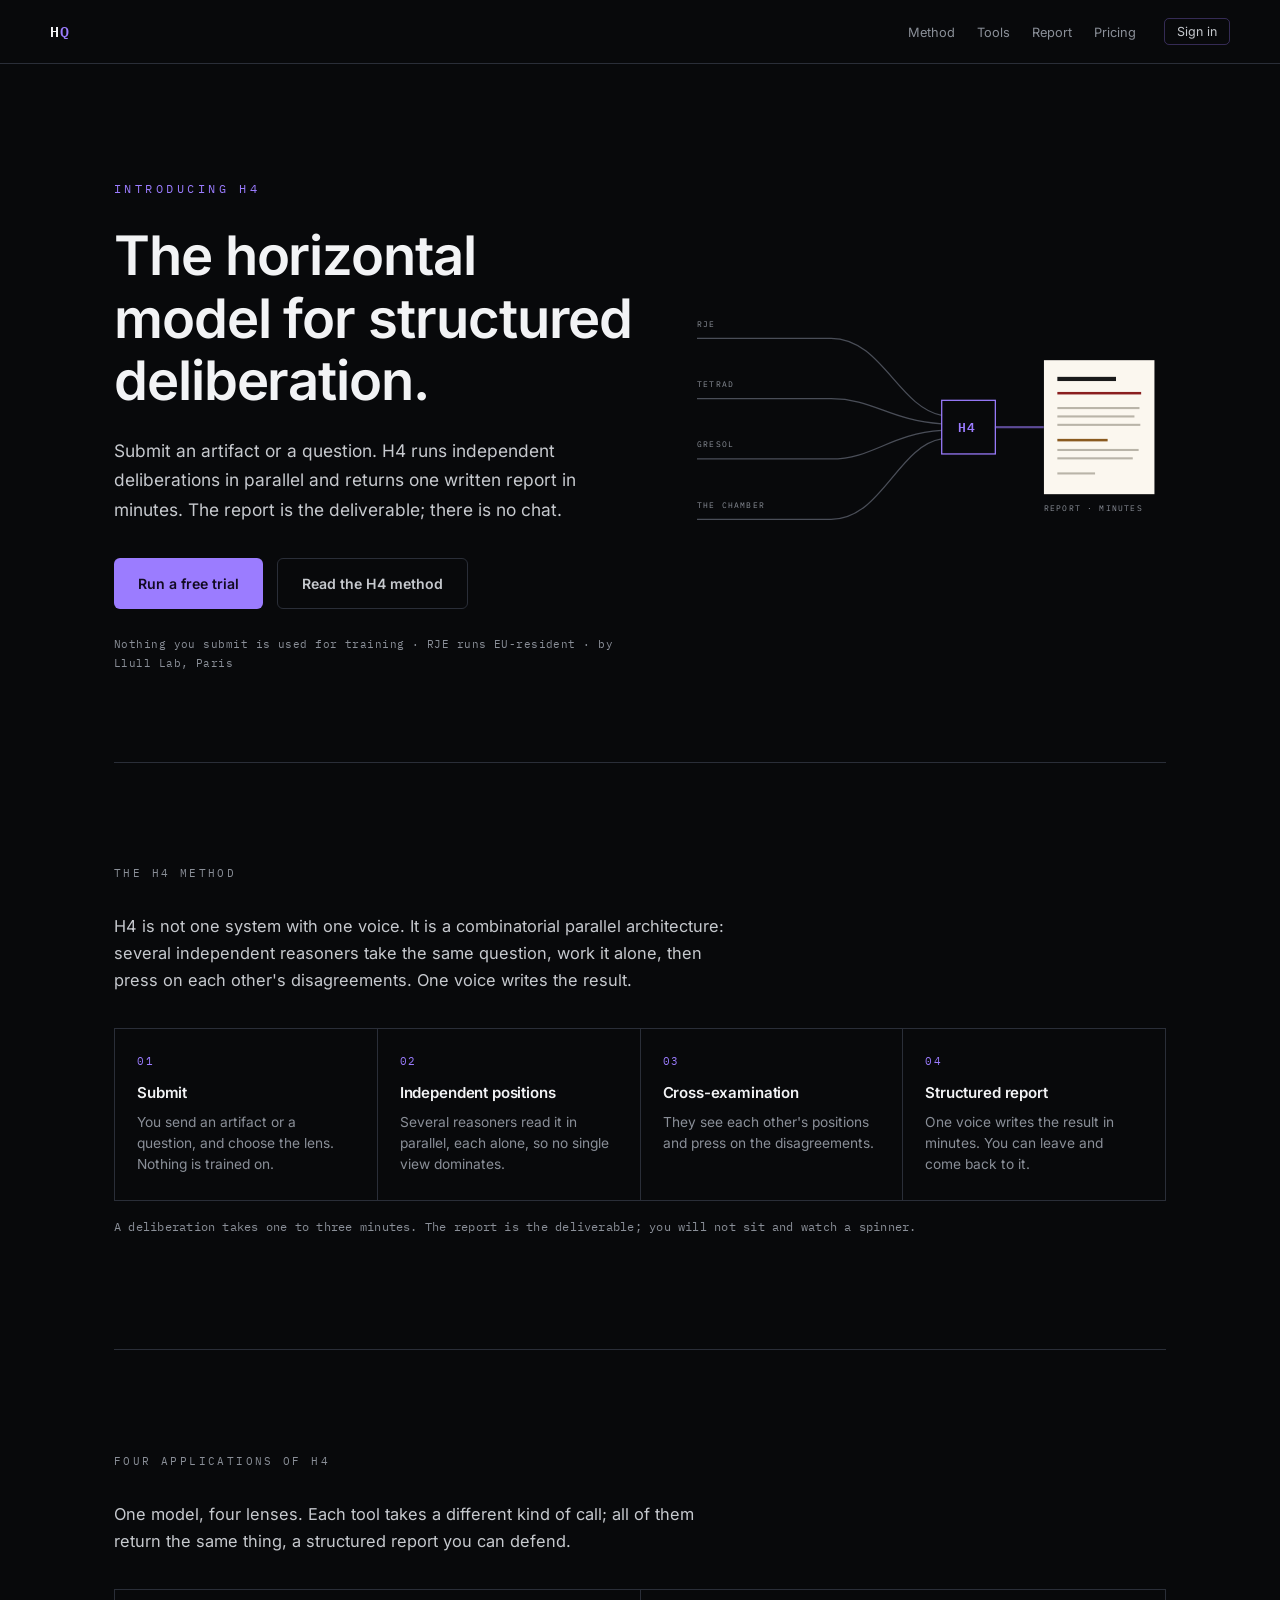
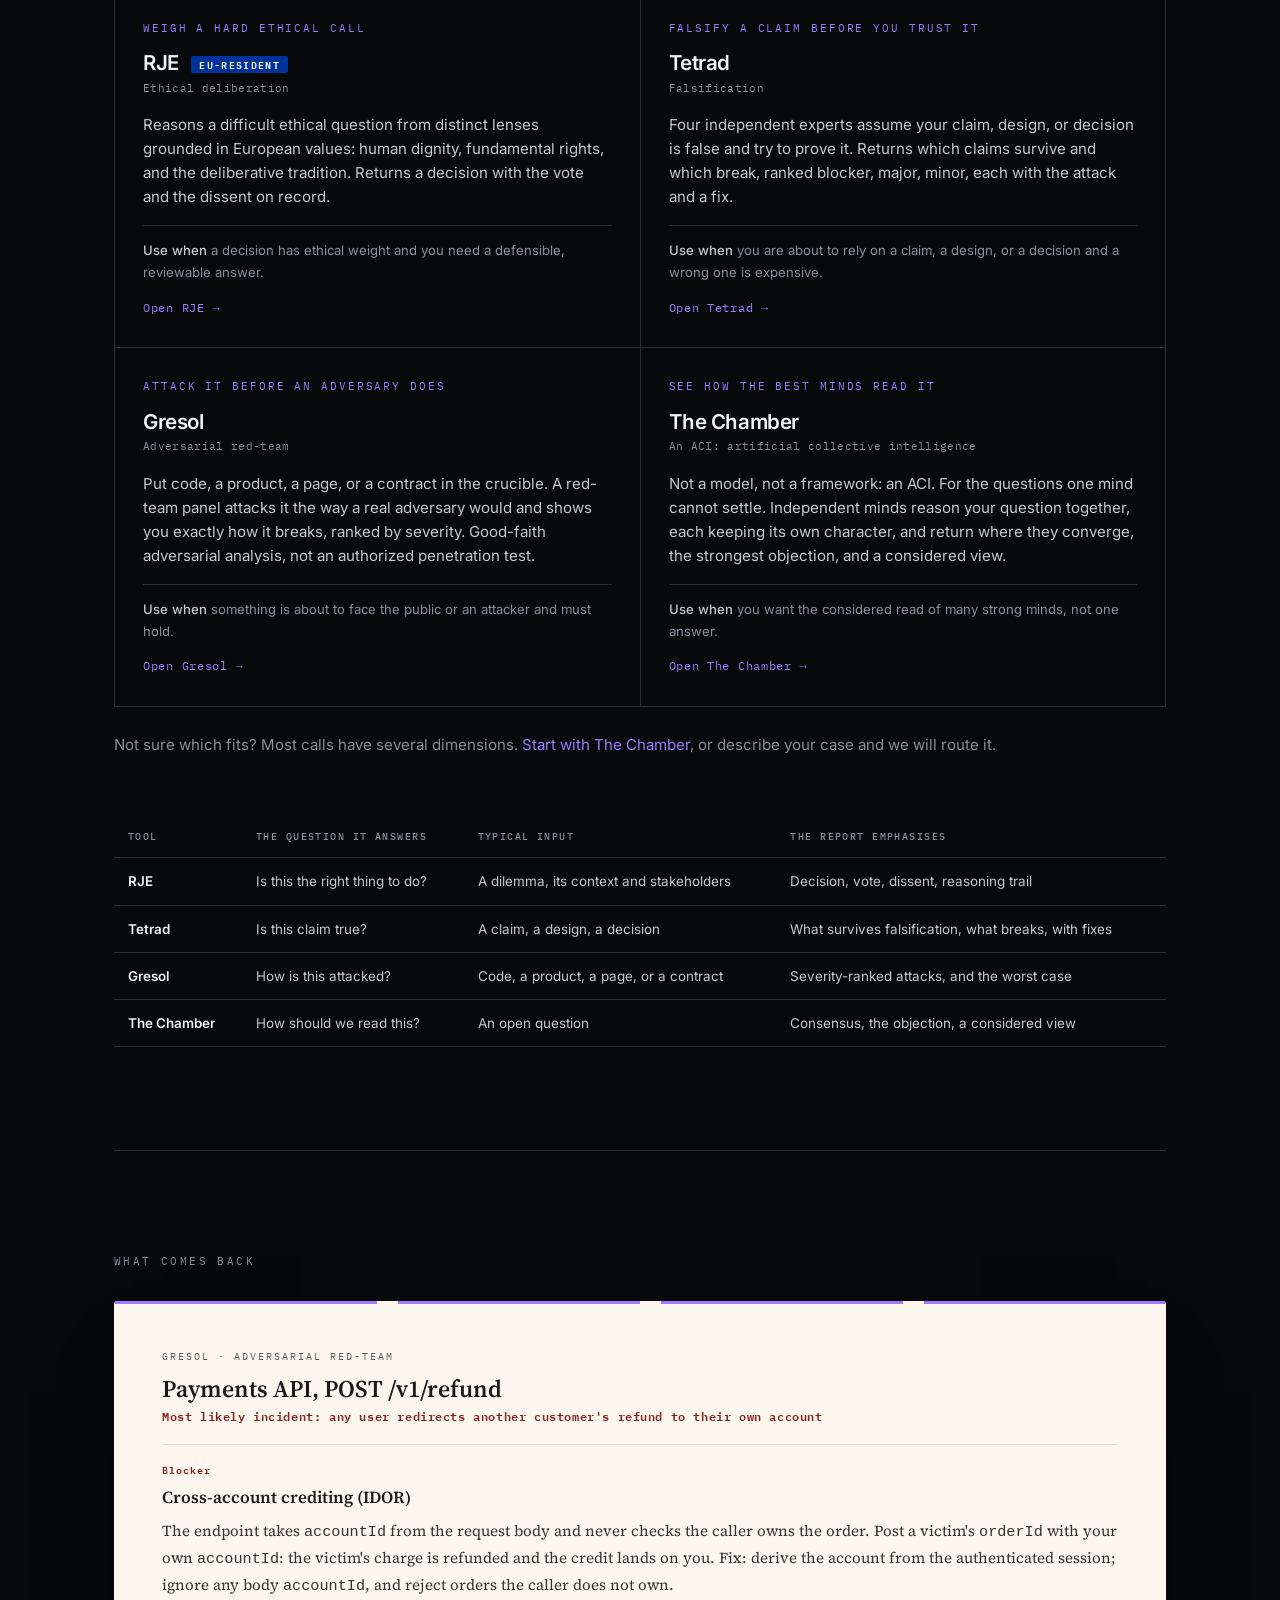
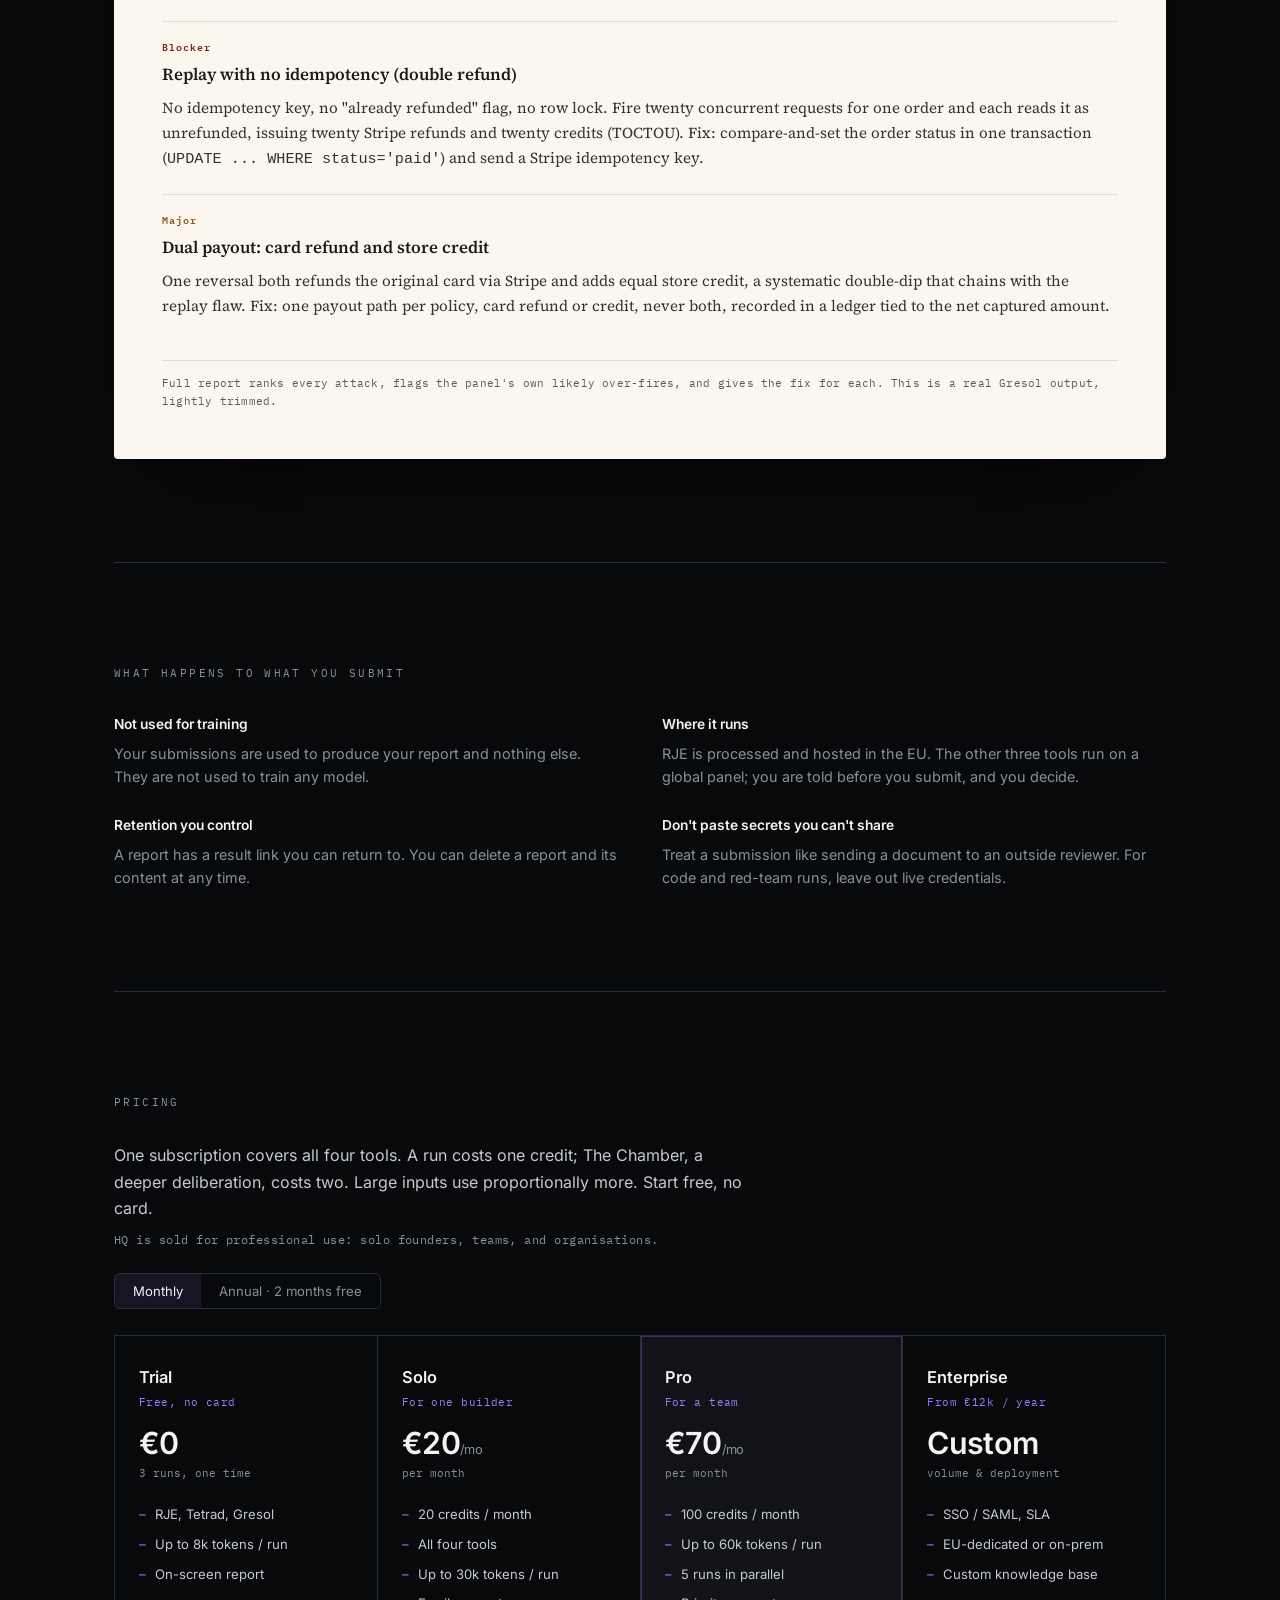
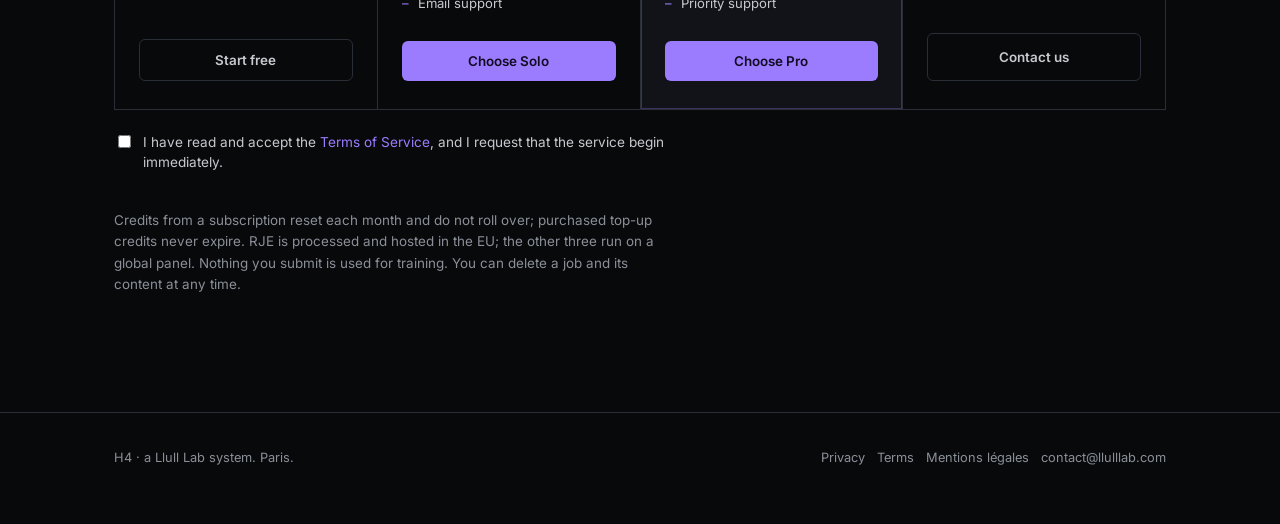
<file: index.html>
<!DOCTYPE html>
<html lang="en">
<head>
<meta charset="utf-8">
<meta name="viewport" content="width=device-width, initial-scale=1">
<title>HQ · H4, the horizontal model for structured deliberation</title>
<meta name="description" content="H4 is a horizontal deliberation model. Submit an artifact or a question; independent deliberations run in parallel and one structured report comes back in minutes.">
<link rel="canonical" href="https://h-q.io/">
<meta property="og:type" content="website">
<meta property="og:url" content="https://h-q.io/">
<meta property="og:site_name" content="HQ">
<meta property="og:title" content="The horizontal model for structured deliberation.">
<meta property="og:description" content="H4 runs independent deliberations in parallel and returns one written report in minutes. Four tools, one account. Built for professional use.">
<meta name="twitter:card" content="summary_large_image">
<meta name="twitter:title" content="The horizontal model for structured deliberation.">
<meta name="twitter:description" content="H4 runs independent deliberations in parallel and returns one written report in minutes. Four tools, one account. Built for professional use.">
<link rel="icon" href='data:image/svg+xml,<svg xmlns="http://www.w3.org/2000/svg" viewBox="0 0 32 32"><rect width="32" height="32" fill="%2308090B"/><path d="M4 8h13M4 13h13M4 19h13M4 24h13" stroke="%238A8F98" stroke-width="2"/><rect x="21" y="8" width="7" height="18" fill="%23FBF7EF"/></svg>'>
<link rel="stylesheet" href="/fonts/gf-ba1a38a7.css">
<style>
  :root{
    --bg:#08090B; --panel:#111318; --raise:#1A1D24;
    --fg:#F2F3F5; --body:#C6C9CE; --muted:#8A8F98; --dim:#4A4E58;
    --hi:#9B7CFF; --hi-live:#5C7CFF; --hi-soft:rgba(155,124,255,.10); --hi-dim:rgba(155,124,255,.30);
    --line:#2A2E38;
    --paper:#FBF7EF; --paper-soft:#F4F1EA; --paper-ink:#1A1A1A; --paper-muted:#5A5A5A;
    --amber:#FFB84D; --red:#FF5A5F; --green:#37C978; --eu:#003399;
    --sans:'Inter',system-ui,sans-serif; --mono:'IBM Plex Mono',ui-monospace,monospace; --serif:'Source Serif 4',Georgia,serif;
  }
  *{box-sizing:border-box}
  html{scroll-behavior:smooth}
  body{margin:0;background:var(--bg);color:var(--body);font-family:var(--sans);font-size:16px;line-height:1.65;-webkit-font-smoothing:antialiased}
  .wrap{max-width:1180px;margin:0 auto;padding:0 clamp(20px,5vw,64px)}
  a{color:var(--hi);text-decoration:none} a:hover{text-decoration:underline}
  h1,h2,h3{font-weight:600;letter-spacing:-.02em;color:var(--fg);line-height:1.15;margin:0}
  .label{font-family:var(--mono);font-size:.68rem;letter-spacing:.22em;text-transform:uppercase;color:var(--muted)}

  /* header */
  header{border-bottom:1px solid var(--line)}
  .bar{display:flex;justify-content:space-between;align-items:center;padding:18px 0}
  .brand{font-family:var(--mono);font-weight:600;letter-spacing:.08em;color:var(--fg);font-size:.95rem}
  .brand span{color:var(--hi)}
  .navlinks a{font-size:.8rem;color:var(--muted);margin-left:22px}
  .navlinks a:hover{color:var(--fg);text-decoration:none}
  @media(max-width:600px){.navlinks{display:none}}

  /* hero */
  .hero{display:grid;grid-template-columns:minmax(0,1.05fr) minmax(0,.95fr);gap:clamp(32px,5vw,72px);align-items:center;padding:clamp(64px,9vw,120px) 0 clamp(48px,7vw,96px)}
  @media(max-width:860px){.hero{grid-template-columns:1fr;padding-top:56px}}
  .hero .over{font-family:var(--mono);font-size:.72rem;letter-spacing:.3em;text-transform:uppercase;color:var(--hi);margin-bottom:26px}
  .hero h1{font-size:clamp(2.1rem,4.6vw,3.4rem);max-width:15ch}
  .hero .lede{font-size:1.08rem;color:var(--body);max-width:52ch;margin:24px 0 0;line-height:1.7}
  .hero .ctas{display:flex;gap:14px;margin-top:34px;flex-wrap:wrap}
  .btn{font-family:var(--sans);font-weight:600;font-size:.88rem;background:var(--hi);color:#120b22;border:none;border-radius:6px;padding:13px 24px;cursor:pointer;text-decoration:none;display:inline-block}
  .btn:hover{background:#a98dff;text-decoration:none}
  .btn.ghost{background:none;border:1px solid var(--line);color:var(--body)}
  .btn.ghost:hover{border-color:var(--hi-dim);color:var(--fg);background:none}
  .hero .fact{font-family:var(--mono);font-size:.7rem;color:var(--muted);margin-top:26px;letter-spacing:.04em}

  /* the H4 parallel mark (hero graphic) */
  .mark{width:100%;max-width:520px;margin:0 auto;display:block}
  .mark .lane{stroke:var(--dim);stroke-width:1.5;fill:none;stroke-dasharray:1;stroke-dashoffset:1;animation:draw .7s cubic-bezier(.2,.8,.2,1) forwards}
  .mark .lane:nth-child(1){animation-delay:.05s}
  .mark .l2{animation-delay:.17s}
  .mark .l3{animation-delay:.29s}
  .mark .l4{animation-delay:.41s}
  .mark .core{opacity:0;animation:appear .5s ease-out .65s forwards}
  .mark .out{stroke:var(--hi);stroke-width:1.5;fill:none;stroke-dasharray:1;stroke-dashoffset:1;animation:draw .4s ease-out .95s forwards}
  .mark .rep{opacity:0;animation:appear .6s ease-out 1.15s forwards}
  .mark text{font-family:'IBM Plex Mono',monospace;letter-spacing:.14em}
  @keyframes draw{to{stroke-dashoffset:0}}
  @keyframes appear{to{opacity:1}}

  section{padding:clamp(56px,8vw,104px) 0;border-top:1px solid var(--line)}
  .sec-label{margin-bottom:30px}
  .sec-lead{font-size:1.02rem;color:var(--body);max-width:62ch;margin:0 0 34px}

  /* method */
  .method{display:grid;grid-template-columns:repeat(4,1fr);gap:1px;background:var(--line);border:1px solid var(--line)}
  @media(max-width:640px){.method{grid-template-columns:1fr}}
  .step{background:var(--bg);padding:24px 22px}
  .step .n{font-family:var(--mono);font-size:.68rem;color:var(--hi);letter-spacing:.14em}
  .step h4{font-size:.94rem;font-weight:600;color:var(--fg);margin:10px 0 6px;letter-spacing:-.01em}
  .step p{margin:0;font-size:.86rem;color:var(--muted);line-height:1.55}
  .caption{font-family:var(--mono);font-size:.72rem;color:var(--muted);margin-top:16px;letter-spacing:.02em}

  /* tools */
  .grid{display:grid;grid-template-columns:1fr 1fr;gap:1px;background:var(--line);border:1px solid var(--line)}
  @media(max-width:640px){.grid{grid-template-columns:1fr}}
  .card{background:var(--bg);padding:30px 28px;display:flex;flex-direction:column;transition:background .2s;color:inherit}
  .card:hover{background:var(--panel);text-decoration:none}
  .card .situ{font-family:var(--mono);font-size:.66rem;letter-spacing:.18em;text-transform:uppercase;color:var(--hi);margin-bottom:14px}
  .card h3{font-size:1.28rem;margin:0 0 4px}
  .card .type{font-family:var(--mono);font-size:.7rem;color:var(--muted);margin-bottom:16px;letter-spacing:.03em}
  .card p{margin:0 0 16px;font-size:.94rem;color:var(--body);line-height:1.6}
  .card .use{font-size:.82rem;color:var(--muted);margin-top:auto;padding-top:14px;border-top:1px solid var(--line)}
  .card .use b{color:var(--body);font-weight:500}
  .card .go{font-family:var(--mono);font-size:.74rem;color:var(--hi);margin-top:14px;letter-spacing:.06em}
  .eu{display:inline-block;font-family:var(--mono);font-size:.6rem;letter-spacing:.14em;text-transform:uppercase;color:#fff;background:var(--eu);border-radius:2px;padding:3px 8px;margin-left:8px;vertical-align:middle}
  .notsure{margin-top:26px;font-size:.94rem;color:var(--muted)}

  /* comparison */
  table{width:100%;border-collapse:collapse;font-size:.84rem;margin-top:44px}
  .tscroll{overflow-x:auto}
  th,td{text-align:left;padding:12px 14px;border-bottom:1px solid var(--line);vertical-align:top}
  th{font-family:var(--mono);font-size:.64rem;letter-spacing:.14em;text-transform:uppercase;color:var(--muted);font-weight:500}
  td b{color:var(--fg);font-weight:600}
  td{color:var(--body)}

  /* sample report: the deliverable, in its own type system */
  .report{background:var(--paper);color:var(--paper-ink);border-radius:4px;padding:clamp(28px,4vw,48px);margin-top:8px;font-family:var(--serif);box-shadow:0 40px 90px -50px rgba(0,0,0,.95);position:relative}
  .report::before{content:"";position:absolute;top:0;left:0;right:0;height:3px;background:linear-gradient(90deg,var(--hi) 0 25%,transparent 25% 27%,var(--hi) 27% 50%,transparent 50% 52%,var(--hi) 52% 75%,transparent 75% 77%,var(--hi) 77% 100%);border-radius:4px 4px 0 0}
  .report .rlabel{font-family:var(--mono);font-size:.62rem;letter-spacing:.2em;text-transform:uppercase;color:var(--paper-muted)}
  .report h3{font-family:var(--serif);color:var(--paper-ink);font-size:1.5rem;margin:10px 0 4px;font-weight:600;letter-spacing:0}
  .report .verdict{font-family:var(--mono);font-size:.74rem;font-weight:600;letter-spacing:.05em;color:#8a1f1f;margin-bottom:18px}
  .report .finding{border-top:1px solid #e2ddd2;padding:16px 0}
  .report .sev{font-family:var(--mono);font-size:.64rem;font-weight:600;letter-spacing:.1em;color:#8a1f1f}
  .report .sev.major{color:#8a5a1f}
  .report h4{font-family:var(--serif);margin:6px 0;font-size:1.06rem;color:var(--paper-ink);font-weight:600}
  .report p{margin:6px 0;font-size:.95rem;color:#33322f;line-height:1.65}
  .report .rmeta{font-family:var(--mono);font-size:.68rem;color:var(--paper-muted);margin-top:20px;padding-top:14px;border-top:1px solid #e2ddd2;letter-spacing:.02em}

  /* trust */
  .trust{display:grid;grid-template-columns:1fr 1fr;gap:26px 44px}
  @media(max-width:640px){.trust{grid-template-columns:1fr}}
  .trust h4{font-size:.86rem;font-weight:600;color:var(--fg);margin:0 0 6px}
  .trust p{margin:0;font-size:.9rem;color:var(--muted);line-height:1.6}

  /* pricing */
  .pintro{color:var(--body);max-width:64ch;margin:0 0 8px;font-size:1rem}
  .pro-line{font-family:var(--mono);font-size:.72rem;color:var(--muted);margin:0 0 24px;letter-spacing:.04em}
  .billtoggle{display:inline-flex;border:1px solid var(--line);border-radius:6px;overflow:hidden;margin-bottom:26px}
  .billtoggle button{background:none;border:none;color:var(--muted);font-family:var(--sans);font-size:.82rem;padding:9px 18px;cursor:pointer}
  .billtoggle button.on{background:var(--hi-soft);color:var(--fg)}
  .pgrid{display:grid;grid-template-columns:repeat(4,1fr);gap:1px;background:var(--line);border:1px solid var(--line)}
  @media(max-width:820px){.pgrid{grid-template-columns:1fr 1fr}}
  @media(max-width:520px){.pgrid{grid-template-columns:1fr}}
  .ptier{background:var(--bg);padding:28px 24px;display:flex;flex-direction:column}
  .ptier.feat{background:var(--panel);outline:1px solid var(--hi-dim);outline-offset:-1px}
  .ptier .pname{font-weight:600;color:var(--fg);font-size:1.02rem}
  .ptier .ptag{font-family:var(--mono);font-size:.68rem;color:var(--hi);margin:4px 0 16px;min-height:1em;letter-spacing:.04em}
  .ptier .price{font-size:1.9rem;color:var(--fg);line-height:1;font-weight:600;letter-spacing:-.02em}
  .ptier .price small{font-size:.8rem;color:var(--muted);font-weight:400}
  .ptier .billed{font-family:var(--mono);font-size:.66rem;color:var(--muted);margin-top:6px;min-height:1em}
  .ptier ul{list-style:none;padding:0;margin:18px 0 22px;font-size:.82rem;color:var(--body)}
  .ptier li{padding:4px 0 4px 16px;position:relative}
  .ptier li::before{content:"\2013";position:absolute;left:0;color:var(--hi)}
  .ptier .pbtn{margin-top:auto;font-family:var(--sans);font-weight:600;font-size:.84rem;background:var(--hi);color:#120b22;border:none;border-radius:6px;padding:12px 16px;cursor:pointer;text-align:center;text-decoration:none;display:block}
  .ptier .pbtn:hover{background:#a98dff}
  .ptier .pbtn.ghost{background:none;border:1px solid var(--line);color:var(--body)}
  .ptier .pbtn.ghost:hover{border-color:var(--hi-dim);color:var(--fg)}
  .tosaccept{display:flex;align-items:flex-start;gap:9px;font-size:.85rem;color:var(--body);margin-top:22px;max-width:70ch;line-height:1.5;cursor:pointer}
  .tosaccept input{margin-top:3px;flex-shrink:0}
  .tosmsg{font-size:.82rem;color:#e08b8b;margin:8px 0 0;min-height:1em}
  .pnote{font-size:.84rem;color:var(--muted);margin-top:16px;max-width:70ch;line-height:1.6}

  footer{border-top:1px solid var(--line);padding:34px 0 60px;color:var(--muted);font-size:.8rem}
  footer .row{display:flex;justify-content:space-between;flex-wrap:wrap;gap:12px}
  footer a{color:var(--muted)} footer a:hover{color:var(--hi)}

  @media(prefers-reduced-motion:reduce){
    *{transition:none!important;scroll-behavior:auto!important;animation:none!important}
    .mark .lane,.mark .out{stroke-dashoffset:0}
    .mark .core,.mark .rep{opacity:1}
  }
</style>
</head>
<body>
<header>
  <div class="wrap bar">
    <div class="brand">H<span>Q</span></div>
    <div style="display:flex;align-items:center;gap:6px">
      <nav class="navlinks">
        <a href="#method">Method</a><a href="#tools">Tools</a><a href="#sample">Report</a><a href="#pricing">Pricing</a>
      </nav>
      <span id="hq-acct" style="margin-left:22px"></span>
    </div>
  </div>
</header>

<main class="wrap">

  <!-- HERO: the model launch -->
  <div class="hero">
    <div>
      <div class="over">Introducing H4</div>
      <h1>The horizontal model for structured deliberation.</h1>
      <p class="lede">Submit an artifact or a question. H4 runs independent deliberations in parallel and returns one written report in minutes. The report is the deliverable; there is no chat.</p>
      <div class="ctas">
        <button class="btn" id="cta-trial">Run a free trial</button>
        <a class="btn ghost" href="#method">Read the H4 method</a>
      </div>
      <div class="fact">Nothing you submit is used for training &middot; RJE runs EU-resident &middot; by Llull Lab, Paris</div>
    </div>
    <svg class="mark" viewBox="0 0 560 340" role="img" aria-label="Four parallel deliberation lanes converge through H4 into a single report">
      <text x="0" y="52" fill="#8A8F98" font-size="10">RJE</text>
      <text x="0" y="124" fill="#8A8F98" font-size="10">TETRAD</text>
      <text x="0" y="196" fill="#8A8F98" font-size="10">GRESOL</text>
      <text x="0" y="268" fill="#8A8F98" font-size="10">THE CHAMBER</text>
      <path class="lane" pathLength="1" d="M0 66 H160 C220 66 240 148 292 158"/>
      <path class="lane l2" pathLength="1" d="M0 138 H160 C210 138 230 164 292 168"/>
      <path class="lane l3" pathLength="1" d="M0 210 H160 C210 210 230 180 292 176"/>
      <path class="lane l4" pathLength="1" d="M0 282 H160 C220 282 240 194 292 186"/>
      <g class="core">
        <rect x="292" y="140" width="64" height="64" fill="none" stroke="#9B7CFF" stroke-width="1.5"/>
        <text x="311" y="178" fill="#9B7CFF" font-size="15" font-weight="600">H4</text>
      </g>
      <path class="out" pathLength="1" d="M356 172 H414"/>
      <g class="rep">
        <rect x="414" y="92" width="132" height="160" fill="#FBF7EF"/>
        <rect x="430" y="112" width="70" height="5" fill="#1A1A1A"/>
        <rect x="430" y="130" width="100" height="3" fill="#8a1f1f"/>
        <rect x="430" y="148" width="98" height="2.5" fill="#B9B4A8"/>
        <rect x="430" y="158" width="92" height="2.5" fill="#B9B4A8"/>
        <rect x="430" y="168" width="99" height="2.5" fill="#B9B4A8"/>
        <rect x="430" y="186" width="60" height="3" fill="#8a5a1f"/>
        <rect x="430" y="198" width="97" height="2.5" fill="#B9B4A8"/>
        <rect x="430" y="208" width="90" height="2.5" fill="#B9B4A8"/>
        <rect x="430" y="226" width="45" height="2.5" fill="#B9B4A8"/>
        <text x="414" y="272" fill="#8A8F98" font-size="10">REPORT &middot; MINUTES</text>
      </g>
    </svg>
  </div>

  <!-- METHOD -->
  <section id="method">
    <div class="label sec-label">The H4 method</div>
    <p class="sec-lead">H4 is not one system with one voice. It is a combinatorial parallel architecture: several independent reasoners take the same question, work it alone, then press on each other's disagreements. One voice writes the result.</p>
    <div class="method">
      <div class="step"><div class="n">01</div><h4>Submit</h4><p>You send an artifact or a question, and choose the lens. Nothing is trained on.</p></div>
      <div class="step"><div class="n">02</div><h4>Independent positions</h4><p>Several reasoners read it in parallel, each alone, so no single view dominates.</p></div>
      <div class="step"><div class="n">03</div><h4>Cross-examination</h4><p>They see each other's positions and press on the disagreements.</p></div>
      <div class="step"><div class="n">04</div><h4>Structured report</h4><p>One voice writes the result in minutes. You can leave and come back to it.</p></div>
    </div>
    <p class="caption">A deliberation takes one to three minutes. The report is the deliverable; you will not sit and watch a spinner.</p>
  </section>

  <!-- TOOLS: four applications of the model -->
  <section id="tools">
    <div class="label sec-label">Four applications of H4</div>
    <p class="sec-lead">One model, four lenses. Each tool takes a different kind of call; all of them return the same thing, a structured report you can defend.</p>
    <div class="grid">
      <a class="card" href="/rje">
        <div class="situ">Weigh a hard ethical call</div>
        <h3>RJE <span class="eu">EU-resident</span></h3>
        <div class="type">Ethical deliberation</div>
        <p>Reasons a difficult ethical question from distinct lenses grounded in European values: human dignity, fundamental rights, and the deliberative tradition. Returns a decision with the vote and the dissent on record.</p>
        <div class="use"><b>Use when</b> a decision has ethical weight and you need a defensible, reviewable answer.</div>
        <div class="go">Open RJE &rarr;</div>
      </a>
      <a class="card" href="/tetrad">
        <div class="situ">Falsify a claim before you trust it</div>
        <h3>Tetrad</h3>
        <div class="type">Falsification</div>
        <p>Four independent experts assume your claim, design, or decision is false and try to prove it. Returns which claims survive and which break, ranked blocker, major, minor, each with the attack and a fix.</p>
        <div class="use"><b>Use when</b> you are about to rely on a claim, a design, or a decision and a wrong one is expensive.</div>
        <div class="go">Open Tetrad &rarr;</div>
      </a>
      <a class="card" href="/gresol">
        <div class="situ">Attack it before an adversary does</div>
        <h3>Gresol</h3>
        <div class="type">Adversarial red-team</div>
        <p>Put code, a product, a page, or a contract in the crucible. A red-team panel attacks it the way a real adversary would and shows you exactly how it breaks, ranked by severity. Good-faith adversarial analysis, not an authorized penetration test.</p>
        <div class="use"><b>Use when</b> something is about to face the public or an attacker and must hold.</div>
        <div class="go">Open Gresol &rarr;</div>
      </a>
      <a class="card" href="/chamber">
        <div class="situ">See how the best minds read it</div>
        <h3>The Chamber</h3>
        <div class="type">An ACI: artificial collective intelligence</div>
        <p>Not a model, not a framework: an ACI. For the questions one mind cannot settle. Independent minds reason your question together, each keeping its own character, and return where they converge, the strongest objection, and a considered view.</p>
        <div class="use"><b>Use when</b> you want the considered read of many strong minds, not one answer.</div>
        <div class="go">Open The Chamber &rarr;</div>
      </a>
    </div>
    <p class="notsure">Not sure which fits? Most calls have several dimensions. <a href="/chamber">Start with The Chamber</a>, or describe your case and we will route it.</p>
    <div class="tscroll">
    <table>
      <thead><tr><th>Tool</th><th>The question it answers</th><th>Typical input</th><th>The report emphasises</th></tr></thead>
      <tbody>
        <tr><td><b>RJE</b></td><td>Is this the right thing to do?</td><td>A dilemma, its context and stakeholders</td><td>Decision, vote, dissent, reasoning trail</td></tr>
        <tr><td><b>Tetrad</b></td><td>Is this claim true?</td><td>A claim, a design, a decision</td><td>What survives falsification, what breaks, with fixes</td></tr>
        <tr><td><b>Gresol</b></td><td>How is this attacked?</td><td>Code, a product, a page, or a contract</td><td>Severity-ranked attacks, and the worst case</td></tr>
        <tr><td><b>The Chamber</b></td><td>How should we read this?</td><td>An open question</td><td>Consensus, the objection, a considered view</td></tr>
      </tbody>
    </table>
    </div>
  </section>

  <!-- SAMPLE REPORT: the document is the brand -->
  <section id="sample">
    <div class="label sec-label">What comes back</div>
    <div class="report">
      <div class="rlabel">Gresol &middot; adversarial red-team</div>
      <h3>Payments API, POST /v1/refund</h3>
      <div class="verdict">Most likely incident: any user redirects another customer's refund to their own account</div>
      <div class="finding">
        <div class="sev">Blocker</div>
        <h4>Cross-account crediting (IDOR)</h4>
        <p>The endpoint takes <code>accountId</code> from the request body and never checks the caller owns the order. Post a victim's <code>orderId</code> with your own <code>accountId</code>: the victim's charge is refunded and the credit lands on you. Fix: derive the account from the authenticated session; ignore any body <code>accountId</code>, and reject orders the caller does not own.</p>
      </div>
      <div class="finding">
        <div class="sev">Blocker</div>
        <h4>Replay with no idempotency (double refund)</h4>
        <p>No idempotency key, no "already refunded" flag, no row lock. Fire twenty concurrent requests for one order and each reads it as unrefunded, issuing twenty Stripe refunds and twenty credits (TOCTOU). Fix: compare-and-set the order status in one transaction (<code>UPDATE ... WHERE status='paid'</code>) and send a Stripe idempotency key.</p>
      </div>
      <div class="finding">
        <div class="sev major">Major</div>
        <h4>Dual payout: card refund and store credit</h4>
        <p>One reversal both refunds the original card via Stripe and adds equal store credit, a systematic double-dip that chains with the replay flaw. Fix: one payout path per policy, card refund or credit, never both, recorded in a ledger tied to the net captured amount.</p>
      </div>
      <div class="rmeta">Full report ranks every attack, flags the panel's own likely over-fires, and gives the fix for each. This is a real Gresol output, lightly trimmed.</div>
    </div>
  </section>

  <!-- TRUST -->
  <section id="trust">
    <div class="label sec-label">What happens to what you submit</div>
    <div class="trust">
      <div><h4>Not used for training</h4><p>Your submissions are used to produce your report and nothing else. They are not used to train any model.</p></div>
      <div><h4>Where it runs</h4><p>RJE is processed and hosted in the EU. The other three tools run on a global panel; you are told before you submit, and you decide.</p></div>
      <div><h4>Retention you control</h4><p>A report has a result link you can return to. You can delete a report and its content at any time.</p></div>
      <div><h4>Don't paste secrets you can't share</h4><p>Treat a submission like sending a document to an outside reviewer. For code and red-team runs, leave out live credentials.</p></div>
    </div>
  </section>

  <!-- PRICING -->
  <section id="pricing">
    <div class="label sec-label">Pricing</div>
    <p class="pintro">One subscription covers all four tools. A run costs one credit; The Chamber, a deeper deliberation, costs two. Large inputs use proportionally more. Start free, no card.</p>
    <p class="pro-line">HQ is sold for professional use: solo founders, teams, and organisations.</p>
    <div class="billtoggle" id="billtoggle">
      <button data-int="monthly" class="on">Monthly</button>
      <button data-int="annual">Annual &middot; 2 months free</button>
    </div>
    <div class="pgrid">
      <div class="ptier">
        <div class="pname">Trial</div>
        <div class="ptag">Free, no card</div>
        <div class="price">&euro;0</div>
        <div class="billed">3 runs, one time</div>
        <ul><li>RJE, Tetrad, Gresol</li><li>Up to 8k tokens / run</li><li>On-screen report</li></ul>
        <button class="pbtn ghost" id="p-trial">Start free</button>
      </div>
      <div class="ptier">
        <div class="pname">Solo</div>
        <div class="ptag">For one builder</div>
        <div class="price">&euro;<span id="solo-price">20</span><small>/mo</small></div>
        <div class="billed" id="solo-billed">per month</div>
        <ul><li>20 credits / month</li><li>All four tools</li><li>Up to 30k tokens / run</li><li>Email support</li></ul>
        <button class="pbtn" id="p-solo">Choose Solo</button>
      </div>
      <div class="ptier feat">
        <div class="pname">Pro</div>
        <div class="ptag">For a team</div>
        <div class="price">&euro;<span id="pro-price">70</span><small>/mo</small></div>
        <div class="billed" id="pro-billed">per month</div>
        <ul><li>100 credits / month</li><li>Up to 60k tokens / run</li><li>5 runs in parallel</li><li>Priority support</li></ul>
        <button class="pbtn" id="p-pro">Choose Pro</button>
      </div>
      <div class="ptier">
        <div class="pname">Enterprise</div>
        <div class="ptag">From &euro;12k / year</div>
        <div class="price">Custom</div>
        <div class="billed">volume &amp; deployment</div>
        <ul><li>SSO / SAML, SLA</li><li>EU-dedicated or on-prem</li><li>Custom knowledge base</li></ul>
        <a class="pbtn ghost" href="mailto:contact@llulllab.com?subject=HQ%20Enterprise">Contact us</a>
      </div>
    </div>
    <label class="tosaccept"><input type="checkbox" id="hq-tos"><span>I have read and accept the <a href="/terms" target="_blank" rel="noopener">Terms of Service</a>, and I request that the service begin immediately.</span></label>
    <p class="tosmsg" id="hq-tos-msg"></p>
    <p class="pnote">Credits from a subscription reset each month and do not roll over; purchased top-up credits never expire. RJE is processed and hosted in the EU; the other three run on a global panel. Nothing you submit is used for training. You can delete a job and its content at any time.</p>
  </section>

</main>

<footer>
  <div class="wrap row">
    <div>H4 &middot; a Llull Lab system. Paris.</div>
    <div><a href="https://llulllab.com/privacy-policy.html">Privacy</a> &nbsp; <a href="/terms">Terms</a> &nbsp; <a href="/mentions-legales">Mentions légales</a> &nbsp; <a href="mailto:contact@llulllab.com">contact@llulllab.com</a></div>
  </div>
</footer>
<script src="/auth.js"></script>
<script>
(function(){
  var interval = "monthly";
  var PRICES = { solo:{monthly:20, annual:17, annualTotal:"200"}, pro:{monthly:70, annual:58, annualTotal:"700"} };
  function apply(){
    document.getElementById("solo-price").textContent = PRICES.solo[interval];
    document.getElementById("pro-price").textContent  = PRICES.pro[interval];
    var sb = document.getElementById("solo-billed"), pb = document.getElementById("pro-billed");
    if (interval==="annual"){ sb.textContent = "per month, billed annually (€"+PRICES.solo.annualTotal+")"; pb.textContent = "per month, billed annually (€"+PRICES.pro.annualTotal+")"; }
    else { sb.textContent = "per month"; pb.textContent = "per month"; }
  }
  Array.prototype.forEach.call(document.querySelectorAll("#billtoggle button"), function(b){
    b.addEventListener("click", function(){
      interval = b.dataset.int;
      Array.prototype.forEach.call(document.querySelectorAll("#billtoggle button"), function(x){ x.classList.toggle("on", x===b); });
      apply();
    });
  });
  apply();
  function startTrial(){ if(window.HQ){ HQ.account ? (location.href="/chamber") : HQ.promptSignin("Enter your email for 3 free runs. No card."); } }
  document.getElementById("p-trial").addEventListener("click", startTrial);
  document.getElementById("cta-trial").addEventListener("click", startTrial);
  function tosOk(){ var b=document.getElementById("hq-tos"), m=document.getElementById("hq-tos-msg"); if(b&&b.checked){ m.textContent=""; return true; } m.textContent="Please accept the Terms of Service to continue."; return false; }
  document.getElementById("p-solo").addEventListener("click", function(){ if(!tosOk())return; if(window.HQ) HQ.checkout("solo", interval); });
  document.getElementById("p-pro").addEventListener("click", function(){ if(!tosOk())return; if(window.HQ) HQ.checkout("pro", interval); });
})();
</script>
</body>
</html>
</file>
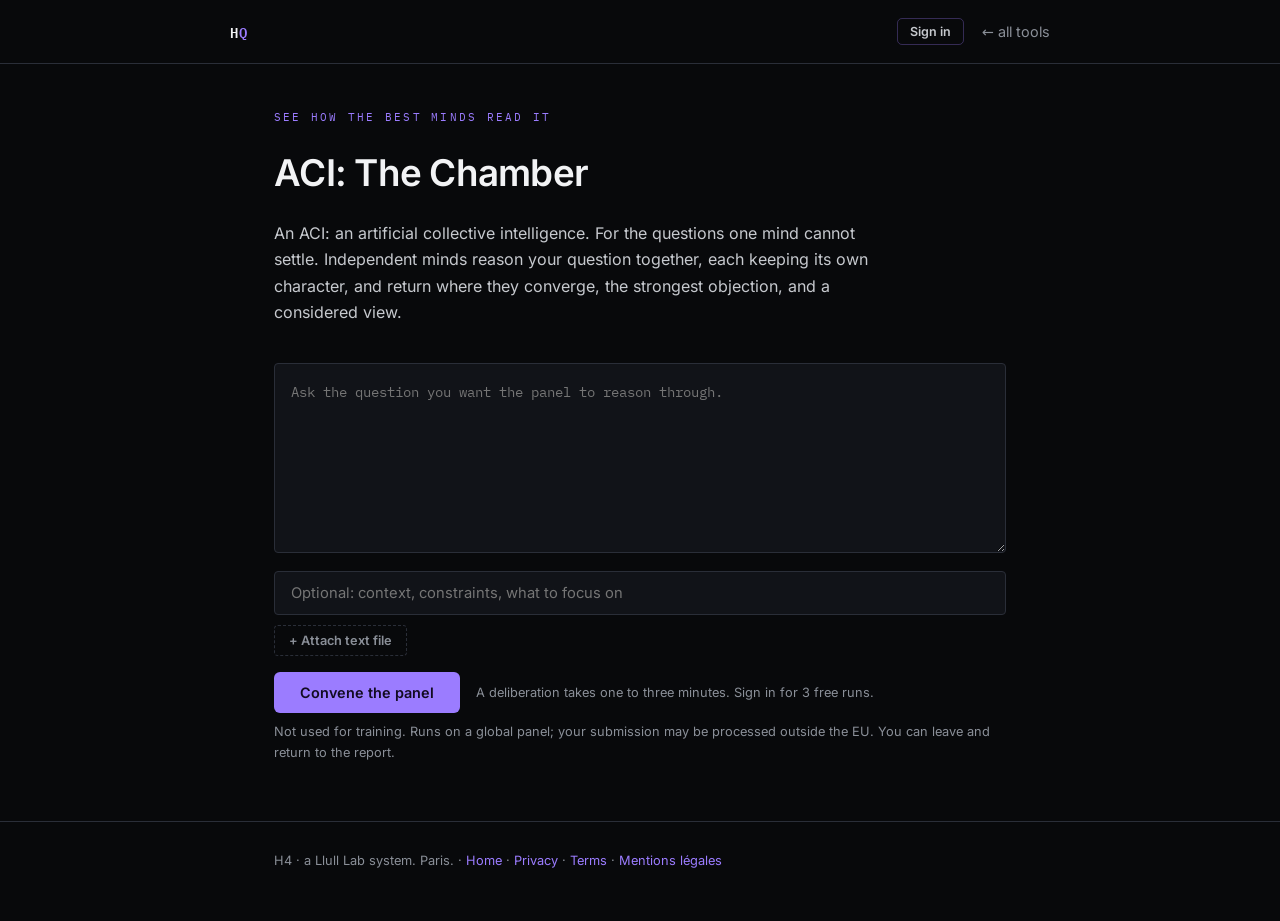
<file: chamber/index.html>
<!DOCTYPE html>
<html lang="en">
<head>
<meta charset="utf-8">
<meta name="viewport" content="width=device-width, initial-scale=1">
<title>ACI: The Chamber · HQ</title>
<meta name="description" content="The Chamber is an artificial collective intelligence. Independent minds reason your open question together and return the consensus, the strongest objection, and a considered view.">
<link rel="canonical" href="https://h-q.io/chamber/">
<meta property="og:type" content="website">
<meta property="og:url" content="https://h-q.io/chamber/">
<meta property="og:site_name" content="HQ">
<meta property="og:title" content="ACI: The Chamber">
<meta property="og:description" content="The Chamber is an artificial collective intelligence. Independent minds reason your open question together and return the consensus, the strongest objection, and a considered view.">
<meta name="twitter:card" content="summary_large_image">
<meta name="twitter:title" content="ACI: The Chamber">
<meta name="twitter:description" content="The Chamber is an artificial collective intelligence. Independent minds reason your open question together and return the consensus, the strongest objection, and a considered view.">
<link rel="icon" href='data:image/svg+xml,<svg xmlns="http://www.w3.org/2000/svg" viewBox="0 0 32 32"><rect width="32" height="32" fill="%2308090B"/><path d="M4 8h13M4 13h13M4 19h13M4 24h13" stroke="%238A8F98" stroke-width="2"/><rect x="21" y="8" width="7" height="18" fill="%23FBF7EF"/></svg>'>
<link rel="stylesheet" href="/fonts/gf-ba1a38a7.css">
<style>
  :root{--bg:#08090B;--panel:#111318;--fg:#F2F3F5;--body:#C6C9CE;--muted:#8A8F98;--dim:#4A4E58;--hi:#9B7CFF;--hi-soft:rgba(155,124,255,.10);--hi-dim:rgba(155,124,255,.30);--border:#2A2E38;--paper:#FBF7EF;--paper-ink:#1a1a1a;--paper-muted:#5a5a5a;--eu-blue:#003399;--serif:'Source Serif 4',Georgia,serif;--sans:'Inter',system-ui,sans-serif;--mono:'IBM Plex Mono',ui-monospace,monospace}
  *{box-sizing:border-box}
  body{margin:0;background:var(--bg);color:var(--body);font-family:var(--sans);font-size:16px;line-height:1.65;-webkit-font-smoothing:antialiased}
  .wrap{max-width:820px;margin:0 auto;padding:0 clamp(20px,5vw,44px)}
  a{color:var(--hi);text-decoration:none}a:hover{text-decoration:underline}
  h1,h2,h3{font-weight:600;letter-spacing:-.02em;color:var(--fg);line-height:1.2}
  .label{font-family:var(--mono);font-size:.68rem;letter-spacing:.22em;text-transform:uppercase;color:var(--muted)}
  header{border-bottom:1px solid var(--border)}
  .bar{display:flex;justify-content:space-between;align-items:center;padding:18px 0;font-family:var(--sans);font-size:.9rem}
  .brand{font-family:var(--mono);font-weight:600;letter-spacing:.08em;color:var(--fg)}.brand span{color:var(--hi)}
  .back{color:var(--muted)}
  .hero{padding:44px 0 10px}
  .hero .situ{font-family:var(--mono);font-size:.7rem;letter-spacing:.2em;text-transform:uppercase;color:var(--hi);margin-bottom:12px;min-height:1em}
  .hero h1{font-size:clamp(1.7rem,4vw,2.3rem);min-height:1.1em}
  .eu{display:none;font-family:var(--mono);font-size:.6rem;letter-spacing:.14em;text-transform:uppercase;color:#fff;background:var(--eu-blue);border-radius:2px;padding:3px 8px;margin-left:10px;vertical-align:middle}
  .hero p{color:var(--body);max-width:60ch;margin:14px 0 0}
  section{padding:28px 0}
  textarea{width:100%;min-height:190px;background:var(--panel);color:var(--fg);border:1px solid var(--border);border-radius:4px;padding:16px;font-family:var(--mono);font-size:.9rem;line-height:1.6;resize:vertical}
  textarea:focus{outline:none;border-color:var(--hi-dim)}
  input.ctx{width:100%;background:var(--panel);color:var(--fg);border:1px solid var(--border);border-radius:4px;padding:12px 16px;font-family:var(--sans);font-size:.92rem;margin-top:10px}
  input.ctx:focus{outline:none;border-color:var(--hi-dim)}
  .row{display:flex;align-items:center;gap:16px;margin-top:16px;flex-wrap:wrap}
  button{font-family:var(--sans);font-weight:600;font-size:.9rem;background:var(--hi);color:#120b22;border:none;border-radius:6px;padding:12px 26px;cursor:pointer}
  button:disabled{opacity:.5;cursor:default}
  .hint{font-family:var(--sans);font-size:.8rem;color:var(--muted)}
  .trustline{font-family:var(--sans);font-size:.8rem;color:var(--muted);margin-top:8px}
  .stepper{display:none;margin-top:8px}.stepper.on{display:block}
  .steps{list-style:none;padding:0;margin:0}
  .steps li{font-family:var(--sans);font-size:.9rem;color:var(--dim);padding:9px 0 9px 26px;position:relative;transition:color .3s}
  .steps li::before{content:"\25CB";position:absolute;left:0;color:var(--dim)}
  .steps li.active{color:var(--fg)}.steps li.active::before{content:"\25D0";color:var(--hi)}
  .steps li.done{color:var(--muted)}.steps li.done::before{content:"\25CF";color:var(--hi)}
  .waitnote{font-family:var(--sans);font-size:.82rem;color:var(--muted);margin-top:14px}
  .result{display:none;margin-top:8px}.result.on{display:block}
  .linklike{background:none;border:none;color:var(--muted);text-decoration:underline;cursor:pointer;font:inherit;font-size:.85rem;margin-left:14px;padding:0}
  .doc{background:var(--paper);color:var(--paper-ink);border-radius:3px;padding:clamp(24px,4vw,42px);box-shadow:0 30px 80px -40px rgba(0,0,0,.9);font-family:var(--serif)}
  .doc .rlabel{font-family:var(--mono);font-size:.62rem;letter-spacing:.2em;text-transform:uppercase;color:var(--paper-muted);margin-bottom:6px}
  .doc h1{color:var(--paper-ink);font-size:1.5rem;margin:.2em 0 .5em}
  .doc h2{color:var(--paper-ink);font-size:1.2rem;margin:1.1em 0 .4em;border-top:1px solid #e2e0da;padding-top:.8em}
  .doc h3{color:var(--paper-ink);font-size:1.02rem;margin:1em 0 .3em}
  .doc p{color:#2c2b28;margin:.5em 0}.doc strong{color:var(--paper-ink)}
  .doc ul{margin:.4em 0;padding-left:1.3em}.doc li{margin:.25em 0;color:#2c2b28}
  .doc hr{border:none;border-top:1px solid #e2e0da;margin:1.2em 0}
  .again{margin-top:20px}
  .attach{margin-top:10px;display:flex;align-items:center;gap:12px;flex-wrap:wrap}
  #attachbtn{background:none;border:1px dashed var(--border);color:var(--muted);font-family:var(--sans);font-size:.8rem;padding:7px 14px;border-radius:4px;cursor:pointer}
  #attachbtn:hover{border-color:var(--hi-dim);color:var(--body)}
  .attnote{font-family:var(--sans);font-size:.78rem;color:var(--muted)}
  .err{display:none;margin-top:16px;font-family:var(--sans);font-size:.9rem;color:#e08b8b}
  footer{border-top:1px solid var(--border);padding:28px 0 50px;margin-top:30px;color:var(--muted);font-family:var(--sans);font-size:.8rem}
  @media(prefers-reduced-motion:reduce){*{transition:none!important}}
</style>
</head>
<body>
<header><div class="wrap bar"><div class="brand">H<span>Q</span></div><div style="display:flex;align-items:center;gap:18px"><span id="hq-acct"></span><a class="back" href="/">&larr; all tools</a></div></div></header>
<main class="wrap">
  <div class="hero">
    <div class="situ" id="situ"></div>
    <h1><span id="titletext">ACI: The Chamber</span><span class="eu" id="eubadge">EU-resident</span></h1>
    <p id="desc"></p>
  </div>
  <section id="input-sec">
    <textarea id="artifact"></textarea>
    <input class="ctx" id="context" placeholder="Optional: context, constraints, what to focus on">
    <div class="attach">
      <button type="button" id="attachbtn">+ Attach text file</button>
      <span class="attnote" id="attached"></span>
      <input type="file" id="file" accept=".txt,.md,.markdown,.csv,.tsv,.json,.log,.text,.py,.js,.ts,.tsx,.jsx,.html,.css,.yaml,.yml,.xml,.sql,text/*" multiple hidden>
    </div>
    <div class="row"><button id="go">Deliberate</button><span class="hint" id="costhint">A deliberation takes one to three minutes.</span></div>
    <div class="trustline">Not used for training. <span id="residencyline">Runs on a global panel; your submission may be processed outside the EU.</span> You can leave and return to the report.</div>
  </section>
  <section class="stepper" id="stepper">
    <ol class="steps" id="steps">
      <li data-s="0">Received</li><li data-s="1">Independent positions</li><li data-s="2">Cross-examination</li><li data-s="3">Writing the report</li>
    </ol>
    <div class="waitnote">You can safely leave this page and come back. The report is being prepared.</div>
  </section>
  <section class="result" id="result">
    <div class="doc" id="doc"></div>
    <div class="again"><button id="restart">Run another</button><button id="delreport" class="linklike">Delete this report</button></div>
  </section>
  <div class="err" id="err"></div>
</main>
<footer><div class="wrap">H4 &middot; a Llull Lab system. Paris. &middot; <a href="/">Home</a> &middot; <a href="https://llulllab.com/privacy-policy.html">Privacy</a> &middot; <a href="/terms">Terms</a> &middot; <a href="/mentions-legales">Mentions légales</a></div></footer>
<script src="/auth.js"></script>
<script>
const API = "https://api.h-q.io";
const PANELS = {
  rje:     { situ:"Weigh a hard ethical call", title:"RJE", eu:true, desc:"Ethical deliberation grounded in European values. Independent perspectives reason your case, and you get an auditable decision with the vote and the dissent on record.", ph:"Describe the ethical question: the situation, the stakeholders, the constraints, and what decision is needed.", cta:"Deliberate" },
  tetrad:  { situ:"Falsify a claim before you trust it", title:"Tetrad", eu:false, desc:"A four-expert falsification panel. Independent perspectives assume your claim, design, or decision is false and try to prove it, and return which claims survive and which break, each with the attack and a fix.", ph:"Paste the claim, design, or decision to falsify. State what it asserts.", cta:"Falsify" },
  gresol:  { situ:"Attack it before an adversary does", title:"Gresol", eu:false, desc:"The crucible. A red-team panel attacks your code, product, page, or contract the way a real adversary would and shows you exactly how it breaks, ranked by severity. Good-faith adversarial analysis, not an authorized penetration test.", ph:"Paste the code, product copy, page, or contract to attack.", cta:"Into the crucible" },
  chamber: { situ:"See how the best minds read it", title:"ACI: The Chamber", eu:false, desc:"An ACI: an artificial collective intelligence. For the questions one mind cannot settle. Independent minds reason your question together, each keeping its own character, and return where they converge, the strongest objection, and a considered view.", ph:"Ask the question you want the panel to reason through.", cta:"Convene the panel" }
};
const seg = location.pathname.split("/").filter(Boolean).pop() || "chamber";
const id = seg.replace(/\.html$/, "").toLowerCase();
const P = PANELS[id] || PANELS.chamber;
const el = s => document.getElementById(s);
el("situ").textContent = P.situ;
el("titletext").textContent = P.title;
el("desc").textContent = P.desc;
el("artifact").placeholder = P.ph;
el("go").textContent = P.cta;
if (P.eu) { el("eubadge").style.display = "inline-block"; el("residencyline").textContent = "Processed and hosted in the EU."; }

function setStep(n){ Array.from(el("steps").children).forEach(li => { const s = +li.dataset.s; li.classList.toggle("active", s===n); li.classList.toggle("done", s<n); }); }

function md(t){
  const esc = s => s.replace(/&/g,"&amp;").replace(/</g,"&lt;").replace(/>/g,"&gt;");
  const inline = s => esc(s).replace(/\*\*([^*]+)\*\*/g, "<strong>$1</strong>");
  const lines = t.split(/\r?\n/);
  let out = [], inList = false;
  for (let ln of lines){
    if (/^\s*---\s*$/.test(ln)) { if(inList){out.push("</ul>");inList=false;} out.push("<hr>"); continue; }
    let m = ln.match(/^(#{1,3})\s+(.*)/);
    if (m) { if(inList){out.push("</ul>");inList=false;} const h=m[1].length; out.push("<h"+h+">"+inline(m[2])+"</h"+h+">"); continue; }
    m = ln.match(/^\s*[-*]\s+(.*)/);
    if (m) { if(!inList){out.push("<ul>");inList=true;} out.push("<li>"+inline(m[1])+"</li>"); continue; }
    if (ln.trim()===""){ if(inList){out.push("</ul>");inList=false;} continue; }
    if(inList){out.push("</ul>");inList=false;}
    out.push("<p>"+inline(ln)+"</p>");
  }
  if(inList) out.push("</ul>");
  return out.join("\n");
}

let stepTimer, lastJob = null;
async function poll(jobId){
  for (let i=0;i<40;i++){
    await new Promise(r => setTimeout(r, 5000));
    const r = await fetch(API+"/v1/job/"+jobId, { credentials:"include" });
    const j = await r.json();
    if (j.status==="done") return j.answer;
    if (j.status==="error") throw new Error(j.error||"deliberation failed");
    if (j.status==="expired") throw new Error("this result is no longer available");
  }
  throw new Error("timed out");
}

// live cost hint + account-aware button state
function refreshHint(){
  const acc = window.HQ && HQ.account;
  const text = el("artifact").value + " " + el("context").value;
  const cost = window.HQ ? HQ.estCredits(id, text) : 1;
  const base = "A deliberation takes one to three minutes.";
  if (!acc){ el("costhint").textContent = base + " Sign in for 3 free runs."; return; }
  const has = acc.credits;
  el("costhint").textContent = "This run costs " + cost + " credit" + (cost>1?"s":"") + ". You have " + has + ".";
}
el("artifact").addEventListener("input", refreshHint);
el("context").addEventListener("input", refreshHint);
if (window.HQ) HQ.onChange(function(){ refreshHint(); });

// file attach: read text files into the artifact (same metering + sanitisation pipeline)
const TEXT_MAX = 500 * 1024;
el("attachbtn").addEventListener("click", () => el("file").click());
el("file").addEventListener("change", (e) => {
  const files = Array.from(e.target.files || []);
  files.forEach(f => {
    if (f.size > TEXT_MAX) { el("attached").textContent = f.name + " is too large (text files under 500 KB)"; return; }
    const r = new FileReader();
    r.onload = () => {
      const ta = el("artifact");
      ta.value += (ta.value.trim() ? "\n\n" : "") + "----- " + f.name + " -----\n" + String(r.result);
      el("attached").textContent = "added " + f.name;
      refreshHint();
    };
    r.onerror = () => { el("attached").textContent = "could not read " + f.name; };
    r.readAsText(f);
  });
  e.target.value = "";
});

function gateMessage(status, j){
  if (status===401) return "Sign in to run a deliberation.";
  if (status===402) return "You are out of credits. Upgrade to keep going.";
  if (status===413) return "This input is too large for your plan (limit "+(j.tokenCap||"")+" tokens). Shorten it or upgrade.";
  if (status===429) return "You already have a deliberation running. Wait for it to finish.";
  if (j && j.error==="chamber_requires_paid_plan") return "The Chamber is available on a paid plan. Upgrade to use it.";
  return (j && j.error) ? j.error : "could not start";
}

async function run(){
  const artifact = el("artifact").value.trim();
  if (!artifact){ el("artifact").focus(); return; }
  if (!window.HQ || !HQ.account){ HQ.promptSignin("Sign in to run a deliberation. You get 3 free runs, no card."); return; }
  const idemKey = (crypto.randomUUID && crypto.randomUUID()) || String(Date.now())+Math.random();
  el("go").disabled = true; el("input-sec").style.display="none";
  el("stepper").classList.add("on"); el("err").style.display="none";
  setStep(0);
  let ui=0; stepTimer=setInterval(()=>{ ui=Math.min(ui+1,2); setStep(ui); }, 30000);
  try{
    const r = await fetch(API+"/v1/"+id, { method:"POST", credentials:"include", headers:{"content-type":"application/json"}, body: JSON.stringify({ artifact, context: el("context").value.trim(), idemKey }) });
    const j = await r.json();
    if (!r.ok || !j.jobId){
      clearInterval(stepTimer);
      el("stepper").classList.remove("on"); el("input-sec").style.display="block"; el("go").disabled=false;
      const msg = gateMessage(r.status, j);
      el("err").innerHTML = msg + (r.status===402 || (j && j.error==="chamber_requires_paid_plan") ? ' &nbsp; <a href="/#pricing">See plans</a>' : "");
      el("err").style.display="block";
      if (r.status===401) HQ.promptSignin();
      return;
    }
    lastJob = j.jobId; el("delreport").style.display = "";
    const answer = await poll(j.jobId);
    clearInterval(stepTimer); setStep(3);
    el("doc").innerHTML = '<div class="rlabel">'+P.title+' report</div>'+md(answer);
    el("stepper").classList.remove("on"); el("result").classList.add("on");
    el("result").scrollIntoView({behavior:"smooth",block:"start"});
    if (window.HQ) HQ.refresh();   // credits were spent; update the chip
  }catch(e){
    clearInterval(stepTimer);
    el("stepper").classList.remove("on"); el("input-sec").style.display="block"; el("go").disabled=false;
    el("err").textContent = "Something went wrong: "+e.message+". Please try again."; el("err").style.display="block";
    if (window.HQ) HQ.refresh();
  }
}
el("go").addEventListener("click", run);
refreshHint();
el("restart").addEventListener("click", ()=>{ el("result").classList.remove("on"); el("input-sec").style.display="block"; el("go").disabled=false; el("artifact").value=""; el("context").value=""; window.scrollTo({top:0,behavior:"smooth"}); });
el("delreport").addEventListener("click", async ()=>{
  if(!lastJob) return;
  try{ await fetch(API+"/v1/job/"+lastJob, { method:"DELETE", credentials:"include" }); }catch(e){}
  lastJob = null; el("delreport").style.display = "none";
  el("doc").innerHTML = '<div class="rlabel">Report deleted</div><p>The report and its content were removed from our servers.</p>';
});
</script>
</body>
</html>
</file>
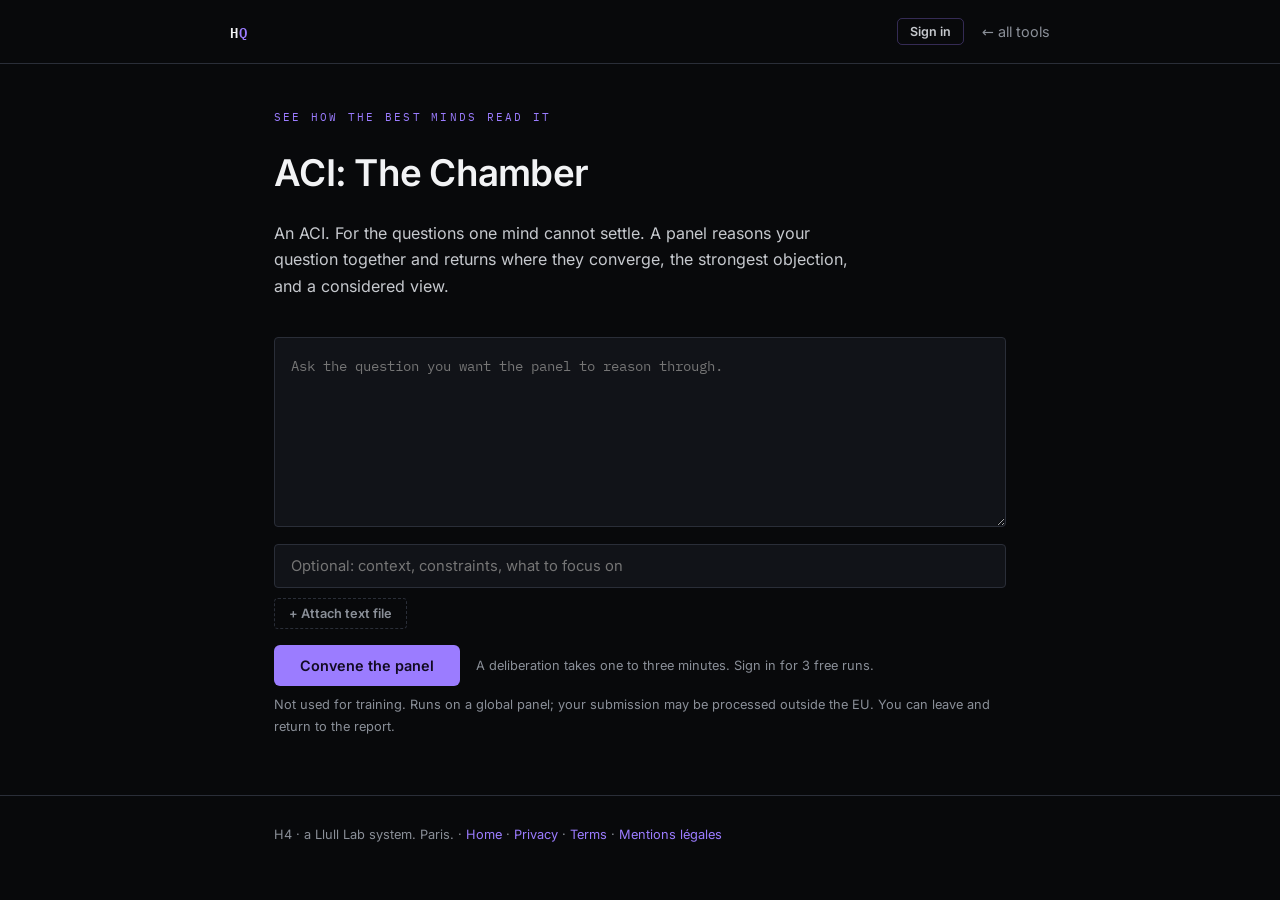
<file: gresol/index.html>
<!DOCTYPE html>
<html lang="en">
<head>
<meta charset="utf-8">
<meta name="viewport" content="width=device-width, initial-scale=1">
<title>Gresol: adversarial red-team · HQ</title>
<meta name="description" content="Gresol is the crucible. A red-team panel attacks your code, product, page, or contract the way a real adversary would and shows you exactly how it breaks, ranked by severity.">
<link rel="canonical" href="https://h-q.io/gresol/">
<meta property="og:type" content="website">
<meta property="og:url" content="https://h-q.io/gresol/">
<meta property="og:site_name" content="HQ">
<meta property="og:title" content="Gresol: adversarial red-team">
<meta property="og:description" content="Gresol is the crucible. A red-team panel attacks your code, product, page, or contract the way a real adversary would and shows you exactly how it breaks, ranked by severity.">
<meta name="twitter:card" content="summary_large_image">
<meta name="twitter:title" content="Gresol: adversarial red-team">
<meta name="twitter:description" content="Gresol is the crucible. A red-team panel attacks your code, product, page, or contract the way a real adversary would and shows you exactly how it breaks, ranked by severity.">
<link rel="icon" href='data:image/svg+xml,<svg xmlns="http://www.w3.org/2000/svg" viewBox="0 0 32 32"><rect width="32" height="32" fill="%2308090B"/><path d="M4 8h13M4 13h13M4 19h13M4 24h13" stroke="%238A8F98" stroke-width="2"/><rect x="21" y="8" width="7" height="18" fill="%23FBF7EF"/></svg>'>
<link rel="stylesheet" href="/fonts/gf-ba1a38a7.css">
<style>
  :root{--bg:#08090B;--panel:#111318;--fg:#F2F3F5;--body:#C6C9CE;--muted:#8A8F98;--dim:#4A4E58;--hi:#9B7CFF;--hi-soft:rgba(155,124,255,.10);--hi-dim:rgba(155,124,255,.30);--border:#2A2E38;--paper:#FBF7EF;--paper-ink:#1a1a1a;--paper-muted:#5a5a5a;--eu-blue:#003399;--serif:'Source Serif 4',Georgia,serif;--sans:'Inter',system-ui,sans-serif;--mono:'IBM Plex Mono',ui-monospace,monospace}
  *{box-sizing:border-box}
  body{margin:0;background:var(--bg);color:var(--body);font-family:var(--sans);font-size:16px;line-height:1.65;-webkit-font-smoothing:antialiased}
  .wrap{max-width:820px;margin:0 auto;padding:0 clamp(20px,5vw,44px)}
  a{color:var(--hi);text-decoration:none}a:hover{text-decoration:underline}
  h1,h2,h3{font-weight:600;letter-spacing:-.02em;color:var(--fg);line-height:1.2}
  .label{font-family:var(--mono);font-size:.68rem;letter-spacing:.22em;text-transform:uppercase;color:var(--muted)}
  header{border-bottom:1px solid var(--border)}
  .bar{display:flex;justify-content:space-between;align-items:center;padding:18px 0;font-family:var(--sans);font-size:.9rem}
  .brand{font-family:var(--mono);font-weight:600;letter-spacing:.08em;color:var(--fg)}.brand span{color:var(--hi)}
  .back{color:var(--muted)}
  .hero{padding:44px 0 10px}
  .hero .situ{font-family:var(--mono);font-size:.7rem;letter-spacing:.2em;text-transform:uppercase;color:var(--hi);margin-bottom:12px;min-height:1em}
  .hero h1{font-size:clamp(1.7rem,4vw,2.3rem);min-height:1.1em}
  .eu{display:none;font-family:var(--mono);font-size:.6rem;letter-spacing:.14em;text-transform:uppercase;color:#fff;background:var(--eu-blue);border-radius:2px;padding:3px 8px;margin-left:10px;vertical-align:middle}
  .hero p{color:var(--body);max-width:60ch;margin:14px 0 0}
  section{padding:28px 0}
  textarea{width:100%;min-height:190px;background:var(--panel);color:var(--fg);border:1px solid var(--border);border-radius:4px;padding:16px;font-family:var(--mono);font-size:.9rem;line-height:1.6;resize:vertical}
  textarea:focus{outline:none;border-color:var(--hi-dim)}
  input.ctx{width:100%;background:var(--panel);color:var(--fg);border:1px solid var(--border);border-radius:4px;padding:12px 16px;font-family:var(--sans);font-size:.92rem;margin-top:10px}
  input.ctx:focus{outline:none;border-color:var(--hi-dim)}
  .row{display:flex;align-items:center;gap:16px;margin-top:16px;flex-wrap:wrap}
  button{font-family:var(--sans);font-weight:600;font-size:.9rem;background:var(--hi);color:#120b22;border:none;border-radius:6px;padding:12px 26px;cursor:pointer}
  button:disabled{opacity:.5;cursor:default}
  .hint{font-family:var(--sans);font-size:.8rem;color:var(--muted)}
  .trustline{font-family:var(--sans);font-size:.8rem;color:var(--muted);margin-top:8px}
  .stepper{display:none;margin-top:8px}.stepper.on{display:block}
  .steps{list-style:none;padding:0;margin:0}
  .steps li{font-family:var(--sans);font-size:.9rem;color:var(--dim);padding:9px 0 9px 26px;position:relative;transition:color .3s}
  .steps li::before{content:"\25CB";position:absolute;left:0;color:var(--dim)}
  .steps li.active{color:var(--fg)}.steps li.active::before{content:"\25D0";color:var(--hi)}
  .steps li.done{color:var(--muted)}.steps li.done::before{content:"\25CF";color:var(--hi)}
  .waitnote{font-family:var(--sans);font-size:.82rem;color:var(--muted);margin-top:14px}
  .result{display:none;margin-top:8px}.result.on{display:block}
  .linklike{background:none;border:none;color:var(--muted);text-decoration:underline;cursor:pointer;font:inherit;font-size:.85rem;margin-left:14px;padding:0}
  .doc{background:var(--paper);color:var(--paper-ink);border-radius:3px;padding:clamp(24px,4vw,42px);box-shadow:0 30px 80px -40px rgba(0,0,0,.9);font-family:var(--serif)}
  .doc .rlabel{font-family:var(--mono);font-size:.62rem;letter-spacing:.2em;text-transform:uppercase;color:var(--paper-muted);margin-bottom:6px}
  .doc h1{color:var(--paper-ink);font-size:1.5rem;margin:.2em 0 .5em}
  .doc h2{color:var(--paper-ink);font-size:1.2rem;margin:1.1em 0 .4em;border-top:1px solid #e2e0da;padding-top:.8em}
  .doc h3{color:var(--paper-ink);font-size:1.02rem;margin:1em 0 .3em}
  .doc p{color:#2c2b28;margin:.5em 0}.doc strong{color:var(--paper-ink)}
  .doc ul{margin:.4em 0;padding-left:1.3em}.doc li{margin:.25em 0;color:#2c2b28}
  .doc hr{border:none;border-top:1px solid #e2e0da;margin:1.2em 0}
  .again{margin-top:20px}
  .attach{margin-top:10px;display:flex;align-items:center;gap:12px;flex-wrap:wrap}
  #attachbtn{background:none;border:1px dashed var(--border);color:var(--muted);font-family:var(--sans);font-size:.8rem;padding:7px 14px;border-radius:4px;cursor:pointer}
  #attachbtn:hover{border-color:var(--hi-dim);color:var(--body)}
  .attnote{font-family:var(--sans);font-size:.78rem;color:var(--muted)}
  .err{display:none;margin-top:16px;font-family:var(--sans);font-size:.9rem;color:#e08b8b}
  footer{border-top:1px solid var(--border);padding:28px 0 50px;margin-top:30px;color:var(--muted);font-family:var(--sans);font-size:.8rem}
  @media(prefers-reduced-motion:reduce){*{transition:none!important}}
</style>
</head>
<body>
<header><div class="wrap bar"><div class="brand">H<span>Q</span></div><div style="display:flex;align-items:center;gap:18px"><span id="hq-acct"></span><a class="back" href="/">&larr; all tools</a></div></div></header>
<main class="wrap">
  <div class="hero">
    <div class="situ" id="situ"></div>
    <h1><span id="titletext">Gresol</span><span class="eu" id="eubadge">EU-resident</span></h1>
    <p id="desc"></p>
  </div>
  <section id="input-sec">
    <textarea id="artifact"></textarea>
    <input class="ctx" id="context" placeholder="Optional: context, constraints, what to focus on">
    <div class="attach">
      <button type="button" id="attachbtn">+ Attach text file</button>
      <span class="attnote" id="attached"></span>
      <input type="file" id="file" accept=".txt,.md,.markdown,.csv,.tsv,.json,.log,.text,.py,.js,.ts,.tsx,.jsx,.html,.css,.yaml,.yml,.xml,.sql,text/*" multiple hidden>
    </div>
    <div class="row"><button id="go">Deliberate</button><span class="hint" id="costhint">A deliberation takes one to three minutes.</span></div>
    <div class="trustline">Not used for training. <span id="residencyline">Runs on a global panel; your submission may be processed outside the EU.</span> You can leave and return to the report.</div>
  </section>
  <section class="stepper" id="stepper">
    <ol class="steps" id="steps">
      <li data-s="0">Received</li><li data-s="1">Independent positions</li><li data-s="2">Cross-examination</li><li data-s="3">Writing the report</li>
    </ol>
    <div class="waitnote">You can safely leave this page and come back. The report is being prepared.</div>
  </section>
  <section class="result" id="result">
    <div class="doc" id="doc"></div>
    <div class="again"><button id="restart">Run another</button><button id="delreport" class="linklike">Delete this report</button></div>
  </section>
  <div class="err" id="err"></div>
</main>
<footer><div class="wrap">H4 &middot; a Llull Lab system. Paris. &middot; <a href="/">Home</a> &middot; <a href="https://llulllab.com/privacy-policy.html">Privacy</a> &middot; <a href="/terms">Terms</a> &middot; <a href="/mentions-legales">Mentions légales</a></div></footer>
<script src="/auth.js"></script>
<script>
const API = "https://api.h-q.io";
const PANELS = {
  rje:     { situ:"Weigh a hard ethical call", title:"RJE", eu:true, desc:"Ethical deliberation grounded in European values. Independent perspectives reason your case, and you get an auditable decision with the vote and the dissent on record.", ph:"Describe the ethical question: the situation, the stakeholders, the constraints, and what decision is needed.", cta:"Deliberate" },
  tetrad:  { situ:"Falsify a claim before you trust it", title:"Tetrad", eu:false, desc:"A four-expert falsification panel. Independent perspectives assume your claim, design, or decision is false and try to prove it, and return which claims survive and which break, each with the attack and a fix.", ph:"Paste the claim, design, or decision to falsify. State what it asserts.", cta:"Falsify" },
  gresol:  { situ:"Attack it before an adversary does", title:"Gresol", eu:false, desc:"The crucible. A red-team panel attacks your code, product, page, or contract the way a real adversary would and shows you exactly how it breaks, ranked by severity. Good-faith adversarial analysis, not an authorized penetration test.", ph:"Paste the code, product copy, page, or contract to attack.", cta:"Into the crucible" },
  chamber: { situ:"See how the best minds read it", title:"ACI: The Chamber", eu:false, desc:"An ACI. For the questions one mind cannot settle. A panel reasons your question together and returns where they converge, the strongest objection, and a considered view.", ph:"Ask the question you want the panel to reason through.", cta:"Convene the panel" }
};
const seg = location.pathname.split("/").filter(Boolean).pop() || "chamber";
const id = seg.replace(/\.html$/, "").toLowerCase();
const P = PANELS[id] || PANELS.chamber;
const el = s => document.getElementById(s);
el("situ").textContent = P.situ;
el("titletext").textContent = P.title;
el("desc").textContent = P.desc;
el("artifact").placeholder = P.ph;
el("go").textContent = P.cta;
if (P.eu) { el("eubadge").style.display = "inline-block"; el("residencyline").textContent = "Processed and hosted in the EU."; }

function setStep(n){ Array.from(el("steps").children).forEach(li => { const s = +li.dataset.s; li.classList.toggle("active", s===n); li.classList.toggle("done", s<n); }); }

function md(t){
  const esc = s => s.replace(/&/g,"&amp;").replace(/</g,"&lt;").replace(/>/g,"&gt;");
  const inline = s => esc(s).replace(/\*\*([^*]+)\*\*/g, "<strong>$1</strong>");
  const lines = t.split(/\r?\n/);
  let out = [], inList = false;
  for (let ln of lines){
    if (/^\s*---\s*$/.test(ln)) { if(inList){out.push("</ul>");inList=false;} out.push("<hr>"); continue; }
    let m = ln.match(/^(#{1,3})\s+(.*)/);
    if (m) { if(inList){out.push("</ul>");inList=false;} const h=m[1].length; out.push("<h"+h+">"+inline(m[2])+"</h"+h+">"); continue; }
    m = ln.match(/^\s*[-*]\s+(.*)/);
    if (m) { if(!inList){out.push("<ul>");inList=true;} out.push("<li>"+inline(m[1])+"</li>"); continue; }
    if (ln.trim()===""){ if(inList){out.push("</ul>");inList=false;} continue; }
    if(inList){out.push("</ul>");inList=false;}
    out.push("<p>"+inline(ln)+"</p>");
  }
  if(inList) out.push("</ul>");
  return out.join("\n");
}

let stepTimer, lastJob = null;
async function poll(jobId){
  for (let i=0;i<40;i++){
    await new Promise(r => setTimeout(r, 5000));
    const r = await fetch(API+"/v1/job/"+jobId, { credentials:"include" });
    const j = await r.json();
    if (j.status==="done") return j.answer;
    if (j.status==="error") throw new Error(j.error||"deliberation failed");
    if (j.status==="expired") throw new Error("this result is no longer available");
  }
  throw new Error("timed out");
}

// live cost hint + account-aware button state
function refreshHint(){
  const acc = window.HQ && HQ.account;
  const text = el("artifact").value + " " + el("context").value;
  const cost = window.HQ ? HQ.estCredits(id, text) : 1;
  const base = "A deliberation takes one to three minutes.";
  if (!acc){ el("costhint").textContent = base + " Sign in for 3 free runs."; return; }
  const has = acc.credits;
  el("costhint").textContent = "This run costs " + cost + " credit" + (cost>1?"s":"") + ". You have " + has + ".";
}
el("artifact").addEventListener("input", refreshHint);
el("context").addEventListener("input", refreshHint);
if (window.HQ) HQ.onChange(function(){ refreshHint(); });

// file attach: read text files into the artifact (same metering + sanitisation pipeline)
const TEXT_MAX = 500 * 1024;
el("attachbtn").addEventListener("click", () => el("file").click());
el("file").addEventListener("change", (e) => {
  const files = Array.from(e.target.files || []);
  files.forEach(f => {
    if (f.size > TEXT_MAX) { el("attached").textContent = f.name + " is too large (text files under 500 KB)"; return; }
    const r = new FileReader();
    r.onload = () => {
      const ta = el("artifact");
      ta.value += (ta.value.trim() ? "\n\n" : "") + "----- " + f.name + " -----\n" + String(r.result);
      el("attached").textContent = "added " + f.name;
      refreshHint();
    };
    r.onerror = () => { el("attached").textContent = "could not read " + f.name; };
    r.readAsText(f);
  });
  e.target.value = "";
});

function gateMessage(status, j){
  if (status===401) return "Sign in to run a deliberation.";
  if (status===402) return "You are out of credits. Upgrade to keep going.";
  if (status===413) return "This input is too large for your plan (limit "+(j.tokenCap||"")+" tokens). Shorten it or upgrade.";
  if (status===429) return "You already have a deliberation running. Wait for it to finish.";
  if (j && j.error==="chamber_requires_paid_plan") return "The Chamber is available on a paid plan. Upgrade to use it.";
  return (j && j.error) ? j.error : "could not start";
}

async function run(){
  const artifact = el("artifact").value.trim();
  if (!artifact){ el("artifact").focus(); return; }
  if (!window.HQ || !HQ.account){ HQ.promptSignin("Sign in to run a deliberation. You get 3 free runs, no card."); return; }
  const idemKey = (crypto.randomUUID && crypto.randomUUID()) || String(Date.now())+Math.random();
  el("go").disabled = true; el("input-sec").style.display="none";
  el("stepper").classList.add("on"); el("err").style.display="none";
  setStep(0);
  let ui=0; stepTimer=setInterval(()=>{ ui=Math.min(ui+1,2); setStep(ui); }, 30000);
  try{
    const r = await fetch(API+"/v1/"+id, { method:"POST", credentials:"include", headers:{"content-type":"application/json"}, body: JSON.stringify({ artifact, context: el("context").value.trim(), idemKey }) });
    const j = await r.json();
    if (!r.ok || !j.jobId){
      clearInterval(stepTimer);
      el("stepper").classList.remove("on"); el("input-sec").style.display="block"; el("go").disabled=false;
      const msg = gateMessage(r.status, j);
      el("err").innerHTML = msg + (r.status===402 || (j && j.error==="chamber_requires_paid_plan") ? ' &nbsp; <a href="/#pricing">See plans</a>' : "");
      el("err").style.display="block";
      if (r.status===401) HQ.promptSignin();
      return;
    }
    lastJob = j.jobId; el("delreport").style.display = "";
    const answer = await poll(j.jobId);
    clearInterval(stepTimer); setStep(3);
    el("doc").innerHTML = '<div class="rlabel">'+P.title+' report</div>'+md(answer);
    el("stepper").classList.remove("on"); el("result").classList.add("on");
    el("result").scrollIntoView({behavior:"smooth",block:"start"});
    if (window.HQ) HQ.refresh();   // credits were spent; update the chip
  }catch(e){
    clearInterval(stepTimer);
    el("stepper").classList.remove("on"); el("input-sec").style.display="block"; el("go").disabled=false;
    el("err").textContent = "Something went wrong: "+e.message+". Please try again."; el("err").style.display="block";
    if (window.HQ) HQ.refresh();
  }
}
el("go").addEventListener("click", run);
refreshHint();
el("restart").addEventListener("click", ()=>{ el("result").classList.remove("on"); el("input-sec").style.display="block"; el("go").disabled=false; el("artifact").value=""; el("context").value=""; window.scrollTo({top:0,behavior:"smooth"}); });
el("delreport").addEventListener("click", async ()=>{
  if(!lastJob) return;
  try{ await fetch(API+"/v1/job/"+lastJob, { method:"DELETE", credentials:"include" }); }catch(e){}
  lastJob = null; el("delreport").style.display = "none";
  el("doc").innerHTML = '<div class="rlabel">Report deleted</div><p>The report and its content were removed from our servers.</p>';
});
</script>
</body>
</html>
</file>
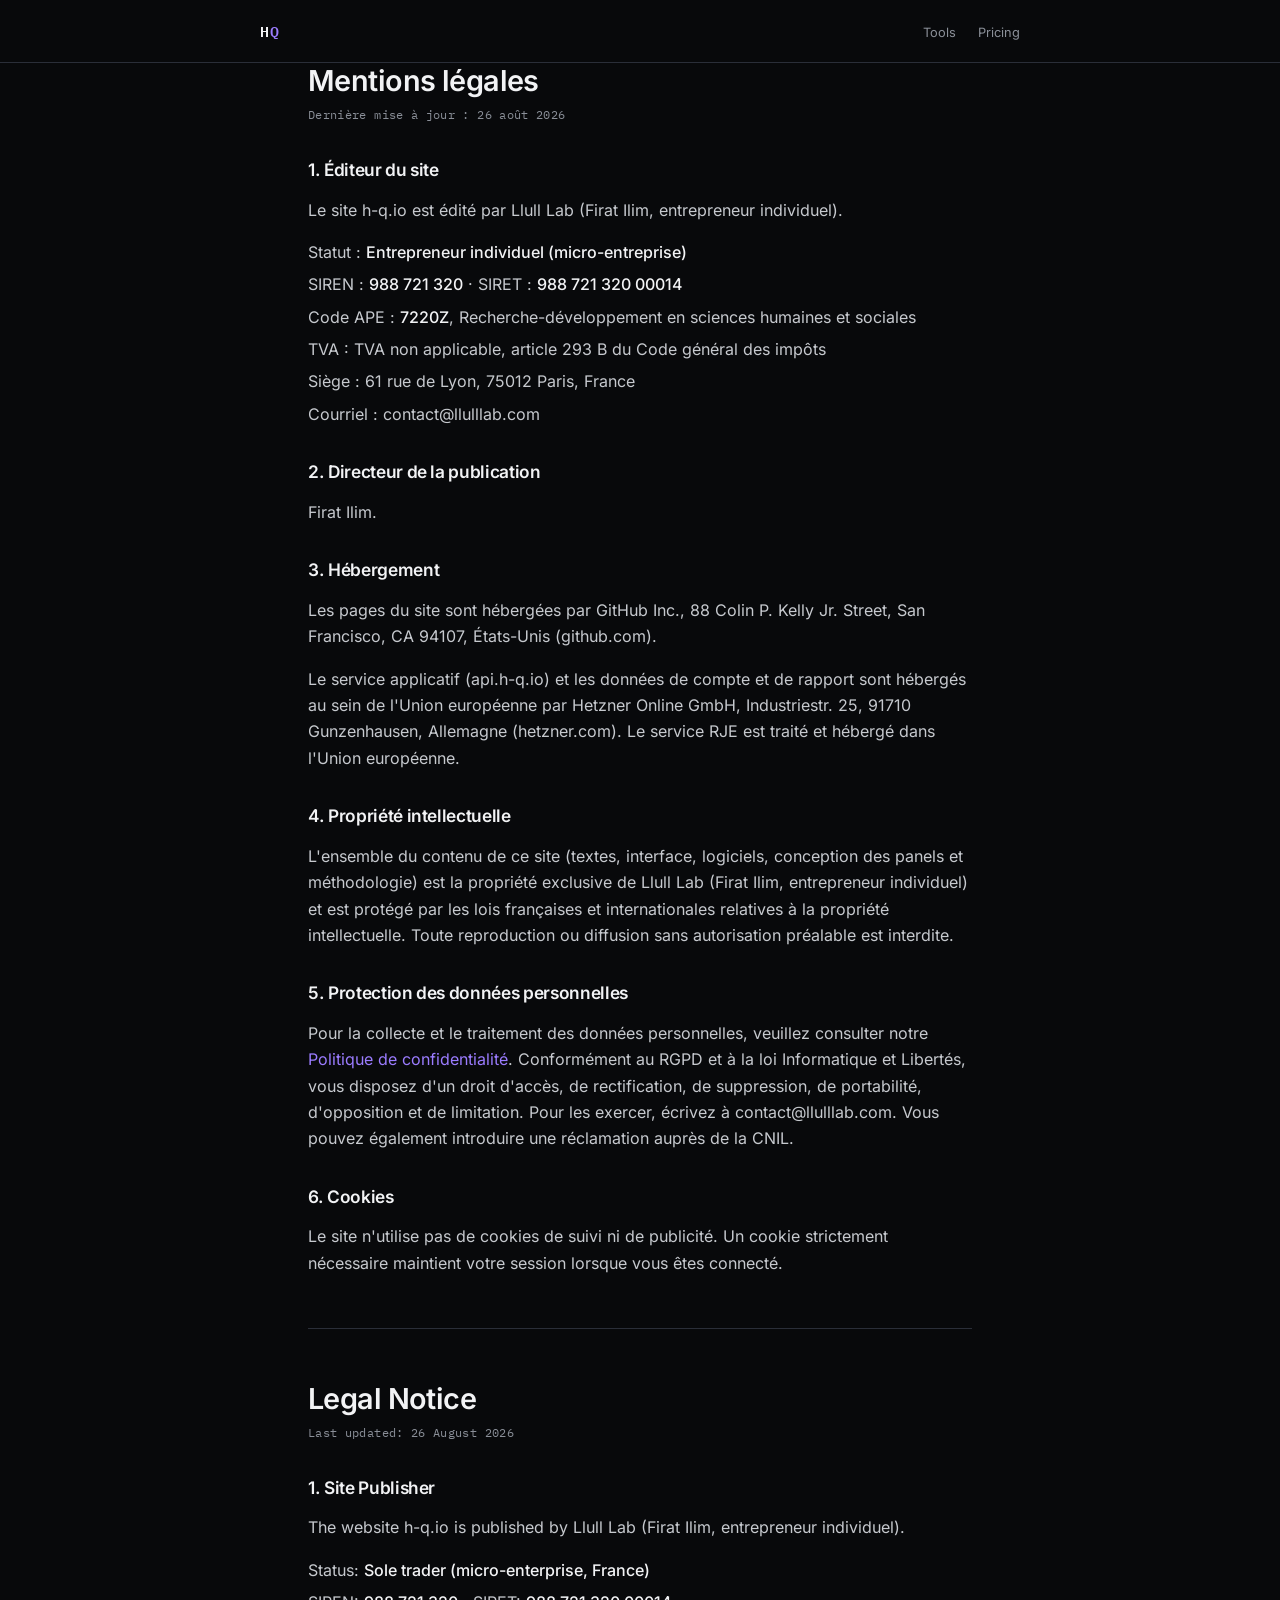
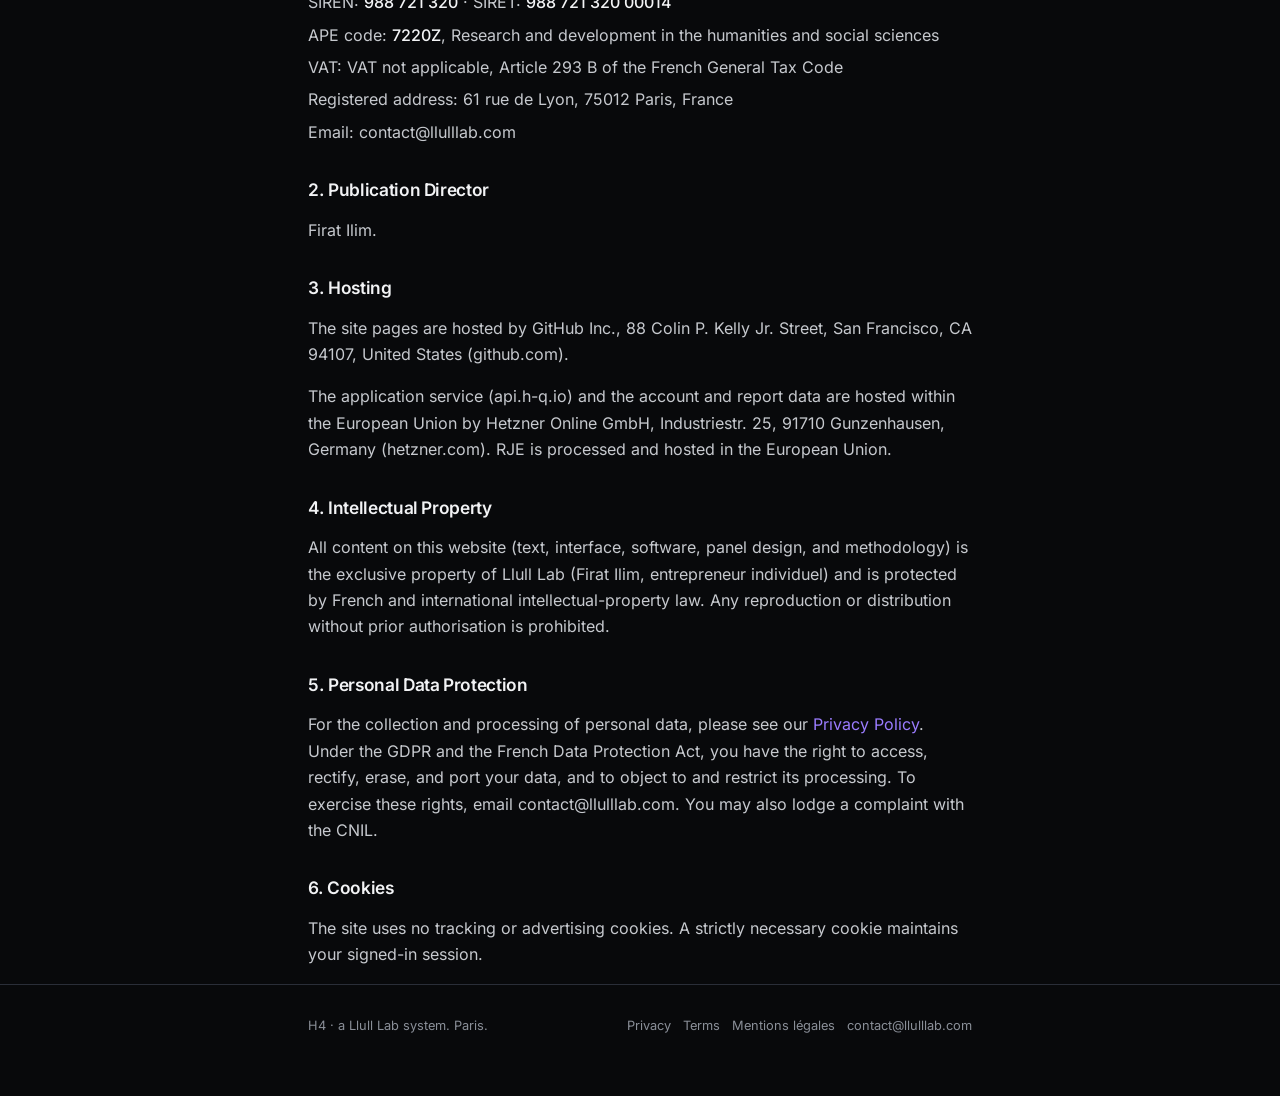
<file: mentions-legales/index.html>
<!DOCTYPE html>
<html lang="fr">
<head>
<meta charset="utf-8">
<meta name="viewport" content="width=device-width, initial-scale=1">
<title>Mentions légales · HQ</title>
<meta name="description" content="Mentions légales du site h-q.io, exploité par Llull Lab (Firat Ilim), Paris.">
<link rel="icon" href='data:image/svg+xml,<svg xmlns="http://www.w3.org/2000/svg" viewBox="0 0 32 32"><rect width="32" height="32" fill="%2308090B"/><path d="M4 8h13M4 13h13M4 19h13M4 24h13" stroke="%238A8F98" stroke-width="2"/><rect x="21" y="8" width="7" height="18" fill="%23FBF7EF"/></svg>'>
<link rel="stylesheet" href="/fonts/gf-075d6474.css">
<style>
  :root{--bg:#08090B;--fg:#F2F3F5;--body:#C6C9CE;--muted:#8A8F98;--hi:#9B7CFF;--line:#2A2E38;
    --sans:'Inter',system-ui,sans-serif;--mono:'IBM Plex Mono',ui-monospace,monospace}
  *{box-sizing:border-box}
  body{margin:0;background:var(--bg);color:var(--body);font-family:var(--sans);font-size:16px;line-height:1.65;-webkit-font-smoothing:antialiased}
  .wrap{max-width:760px;margin:0 auto;padding:0 clamp(20px,5vw,48px)}
  a{color:var(--hi);text-decoration:none} a:hover{text-decoration:underline}
  h1,h2{font-weight:600;letter-spacing:-.02em;color:var(--fg);line-height:1.25}
  h1{font-size:1.8rem;margin:0 0 6px}
  h2{font-size:1.08rem;margin:34px 0 8px}
  header{border-bottom:1px solid var(--line)}
  .bar{display:flex;justify-content:space-between;align-items:center;padding:18px 0}
  .brand{font-family:var(--mono);font-weight:600;letter-spacing:.08em;color:var(--fg);font-size:.95rem}
  .brand span{color:var(--hi)}
  .navlinks a{font-size:.8rem;color:var(--muted);margin-left:22px}
  main{padding:52px 0 60px}
  .updated{font-family:var(--mono);font-size:.74rem;color:var(--muted);margin:0 0 8px;letter-spacing:.03em}
  .langsep{border:none;border-top:1px solid var(--line);margin:52px 0}
  .kv{margin:6px 0}
  .kv b{color:var(--fg);font-weight:500}
  footer{border-top:1px solid var(--line);padding:30px 0 60px;color:var(--muted);font-size:.8rem}
  footer .row{display:flex;justify-content:space-between;flex-wrap:wrap;gap:12px}
  footer a{color:var(--muted)} footer a:hover{color:var(--hi)}
</style>
</head>
<body>

<header>
  <div class="wrap bar">
    <a class="brand" href="/">H<span>Q</span></a>
    <nav class="navlinks"><a href="/#tools">Tools</a><a href="/#pricing">Pricing</a></nav>
  </div>
</header>

<main class="wrap">
  <!-- FR -->
  <h1>Mentions légales</h1>
  <p class="updated">Dernière mise à jour : 26 août 2026</p>

  <h2>1. Éditeur du site</h2>
  <p>Le site h-q.io est édité par Llull Lab (Firat Ilim, entrepreneur individuel).</p>
  <p class="kv">Statut : <b>Entrepreneur individuel (micro-entreprise)</b></p>
  <p class="kv">SIREN : <b>988 721 320</b> &middot; SIRET : <b>988 721 320 00014</b></p>
  <p class="kv">Code APE : <b>7220Z</b>, Recherche-développement en sciences humaines et sociales</p>
  <p class="kv">TVA : TVA non applicable, article 293 B du Code général des impôts</p>
  <p class="kv">Siège : 61 rue de Lyon, 75012 Paris, France</p>
  <p class="kv">Courriel : contact@llulllab.com</p>

  <h2>2. Directeur de la publication</h2>
  <p>Firat Ilim.</p>

  <h2>3. Hébergement</h2>
  <p>Les pages du site sont hébergées par GitHub Inc., 88 Colin P. Kelly Jr. Street, San Francisco, CA 94107, États-Unis (github.com).</p>
  <p>Le service applicatif (api.h-q.io) et les données de compte et de rapport sont hébergés au sein de l'Union européenne par Hetzner Online GmbH, Industriestr. 25, 91710 Gunzenhausen, Allemagne (hetzner.com). Le service RJE est traité et hébergé dans l'Union européenne.</p>

  <h2>4. Propriété intellectuelle</h2>
  <p>L'ensemble du contenu de ce site (textes, interface, logiciels, conception des panels et méthodologie) est la propriété exclusive de Llull Lab (Firat Ilim, entrepreneur individuel) et est protégé par les lois françaises et internationales relatives à la propriété intellectuelle. Toute reproduction ou diffusion sans autorisation préalable est interdite.</p>

  <h2>5. Protection des données personnelles</h2>
  <p>Pour la collecte et le traitement des données personnelles, veuillez consulter notre <a href="https://llulllab.com/privacy-policy.html">Politique de confidentialité</a>. Conformément au RGPD et à la loi Informatique et Libertés, vous disposez d'un droit d'accès, de rectification, de suppression, de portabilité, d'opposition et de limitation. Pour les exercer, écrivez à contact@llulllab.com. Vous pouvez également introduire une réclamation auprès de la CNIL.</p>

  <h2>6. Cookies</h2>
  <p>Le site n'utilise pas de cookies de suivi ni de publicité. Un cookie strictement nécessaire maintient votre session lorsque vous êtes connecté.</p>

  <hr class="langsep">

  <!-- EN -->
  <h1>Legal Notice</h1>
  <p class="updated">Last updated: 26 August 2026</p>

  <h2>1. Site Publisher</h2>
  <p>The website h-q.io is published by Llull Lab (Firat Ilim, entrepreneur individuel).</p>
  <p class="kv">Status: <b>Sole trader (micro-enterprise, France)</b></p>
  <p class="kv">SIREN: <b>988 721 320</b> &middot; SIRET: <b>988 721 320 00014</b></p>
  <p class="kv">APE code: <b>7220Z</b>, Research and development in the humanities and social sciences</p>
  <p class="kv">VAT: VAT not applicable, Article 293 B of the French General Tax Code</p>
  <p class="kv">Registered address: 61 rue de Lyon, 75012 Paris, France</p>
  <p class="kv">Email: contact@llulllab.com</p>

  <h2>2. Publication Director</h2>
  <p>Firat Ilim.</p>

  <h2>3. Hosting</h2>
  <p>The site pages are hosted by GitHub Inc., 88 Colin P. Kelly Jr. Street, San Francisco, CA 94107, United States (github.com).</p>
  <p>The application service (api.h-q.io) and the account and report data are hosted within the European Union by Hetzner Online GmbH, Industriestr. 25, 91710 Gunzenhausen, Germany (hetzner.com). RJE is processed and hosted in the European Union.</p>

  <h2>4. Intellectual Property</h2>
  <p>All content on this website (text, interface, software, panel design, and methodology) is the exclusive property of Llull Lab (Firat Ilim, entrepreneur individuel) and is protected by French and international intellectual-property law. Any reproduction or distribution without prior authorisation is prohibited.</p>

  <h2>5. Personal Data Protection</h2>
  <p>For the collection and processing of personal data, please see our <a href="https://llulllab.com/privacy-policy.html">Privacy Policy</a>. Under the GDPR and the French Data Protection Act, you have the right to access, rectify, erase, and port your data, and to object to and restrict its processing. To exercise these rights, email contact@llulllab.com. You may also lodge a complaint with the CNIL.</p>

  <h2>6. Cookies</h2>
  <p>The site uses no tracking or advertising cookies. A strictly necessary cookie maintains your signed-in session.</p>
</main>

<footer>
  <div class="wrap row">
    <div>H4 &middot; a Llull Lab system. Paris.</div>
    <div><a href="https://llulllab.com/privacy-policy.html">Privacy</a> &nbsp; <a href="/terms">Terms</a> &nbsp; <a href="/mentions-legales">Mentions légales</a> &nbsp; <a href="mailto:contact@llulllab.com">contact@llulllab.com</a></div>
  </div>
</footer>
</body>
</html>
</file>
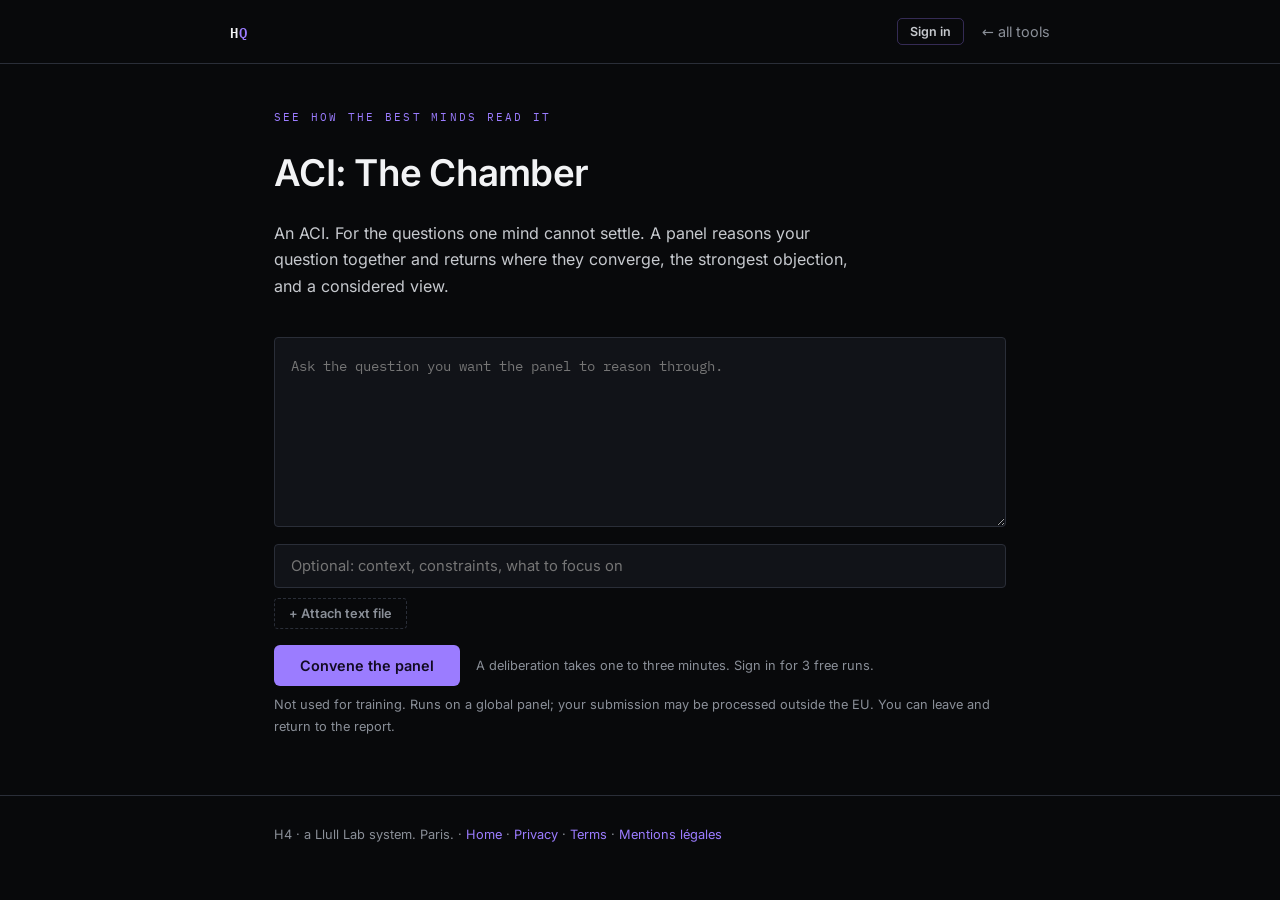
<file: rje/index.html>
<!DOCTYPE html>
<html lang="en">
<head>
<meta charset="utf-8">
<meta name="viewport" content="width=device-width, initial-scale=1">
<title>RJE: ethical deliberation, EU-resident · HQ</title>
<meta name="description" content="RJE reasons a difficult ethical question from distinct European-values lenses and returns an auditable decision with the vote and the dissent on record. Processed and hosted in the EU.">
<link rel="canonical" href="https://h-q.io/rje/">
<meta property="og:type" content="website">
<meta property="og:url" content="https://h-q.io/rje/">
<meta property="og:site_name" content="HQ">
<meta property="og:title" content="RJE: ethical deliberation, EU-resident">
<meta property="og:description" content="RJE reasons a difficult ethical question from distinct European-values lenses and returns an auditable decision with the vote and the dissent on record. Processed and hosted in the EU.">
<meta name="twitter:card" content="summary_large_image">
<meta name="twitter:title" content="RJE: ethical deliberation, EU-resident">
<meta name="twitter:description" content="RJE reasons a difficult ethical question from distinct European-values lenses and returns an auditable decision with the vote and the dissent on record. Processed and hosted in the EU.">
<link rel="icon" href='data:image/svg+xml,<svg xmlns="http://www.w3.org/2000/svg" viewBox="0 0 32 32"><rect width="32" height="32" fill="%2308090B"/><path d="M4 8h13M4 13h13M4 19h13M4 24h13" stroke="%238A8F98" stroke-width="2"/><rect x="21" y="8" width="7" height="18" fill="%23FBF7EF"/></svg>'>
<link rel="stylesheet" href="/fonts/gf-ba1a38a7.css">
<style>
  :root{--bg:#08090B;--panel:#111318;--fg:#F2F3F5;--body:#C6C9CE;--muted:#8A8F98;--dim:#4A4E58;--hi:#9B7CFF;--hi-soft:rgba(155,124,255,.10);--hi-dim:rgba(155,124,255,.30);--border:#2A2E38;--paper:#FBF7EF;--paper-ink:#1a1a1a;--paper-muted:#5a5a5a;--eu-blue:#003399;--serif:'Source Serif 4',Georgia,serif;--sans:'Inter',system-ui,sans-serif;--mono:'IBM Plex Mono',ui-monospace,monospace}
  *{box-sizing:border-box}
  body{margin:0;background:var(--bg);color:var(--body);font-family:var(--sans);font-size:16px;line-height:1.65;-webkit-font-smoothing:antialiased}
  .wrap{max-width:820px;margin:0 auto;padding:0 clamp(20px,5vw,44px)}
  a{color:var(--hi);text-decoration:none}a:hover{text-decoration:underline}
  h1,h2,h3{font-weight:600;letter-spacing:-.02em;color:var(--fg);line-height:1.2}
  .label{font-family:var(--mono);font-size:.68rem;letter-spacing:.22em;text-transform:uppercase;color:var(--muted)}
  header{border-bottom:1px solid var(--border)}
  .bar{display:flex;justify-content:space-between;align-items:center;padding:18px 0;font-family:var(--sans);font-size:.9rem}
  .brand{font-family:var(--mono);font-weight:600;letter-spacing:.08em;color:var(--fg)}.brand span{color:var(--hi)}
  .back{color:var(--muted)}
  .hero{padding:44px 0 10px}
  .hero .situ{font-family:var(--mono);font-size:.7rem;letter-spacing:.2em;text-transform:uppercase;color:var(--hi);margin-bottom:12px;min-height:1em}
  .hero h1{font-size:clamp(1.7rem,4vw,2.3rem);min-height:1.1em}
  .eu{display:none;font-family:var(--mono);font-size:.6rem;letter-spacing:.14em;text-transform:uppercase;color:#fff;background:var(--eu-blue);border-radius:2px;padding:3px 8px;margin-left:10px;vertical-align:middle}
  .hero p{color:var(--body);max-width:60ch;margin:14px 0 0}
  section{padding:28px 0}
  textarea{width:100%;min-height:190px;background:var(--panel);color:var(--fg);border:1px solid var(--border);border-radius:4px;padding:16px;font-family:var(--mono);font-size:.9rem;line-height:1.6;resize:vertical}
  textarea:focus{outline:none;border-color:var(--hi-dim)}
  input.ctx{width:100%;background:var(--panel);color:var(--fg);border:1px solid var(--border);border-radius:4px;padding:12px 16px;font-family:var(--sans);font-size:.92rem;margin-top:10px}
  input.ctx:focus{outline:none;border-color:var(--hi-dim)}
  .row{display:flex;align-items:center;gap:16px;margin-top:16px;flex-wrap:wrap}
  button{font-family:var(--sans);font-weight:600;font-size:.9rem;background:var(--hi);color:#120b22;border:none;border-radius:6px;padding:12px 26px;cursor:pointer}
  button:disabled{opacity:.5;cursor:default}
  .hint{font-family:var(--sans);font-size:.8rem;color:var(--muted)}
  .trustline{font-family:var(--sans);font-size:.8rem;color:var(--muted);margin-top:8px}
  .stepper{display:none;margin-top:8px}.stepper.on{display:block}
  .steps{list-style:none;padding:0;margin:0}
  .steps li{font-family:var(--sans);font-size:.9rem;color:var(--dim);padding:9px 0 9px 26px;position:relative;transition:color .3s}
  .steps li::before{content:"\25CB";position:absolute;left:0;color:var(--dim)}
  .steps li.active{color:var(--fg)}.steps li.active::before{content:"\25D0";color:var(--hi)}
  .steps li.done{color:var(--muted)}.steps li.done::before{content:"\25CF";color:var(--hi)}
  .waitnote{font-family:var(--sans);font-size:.82rem;color:var(--muted);margin-top:14px}
  .result{display:none;margin-top:8px}.result.on{display:block}
  .linklike{background:none;border:none;color:var(--muted);text-decoration:underline;cursor:pointer;font:inherit;font-size:.85rem;margin-left:14px;padding:0}
  .doc{background:var(--paper);color:var(--paper-ink);border-radius:3px;padding:clamp(24px,4vw,42px);box-shadow:0 30px 80px -40px rgba(0,0,0,.9);font-family:var(--serif)}
  .doc .rlabel{font-family:var(--mono);font-size:.62rem;letter-spacing:.2em;text-transform:uppercase;color:var(--paper-muted);margin-bottom:6px}
  .doc h1{color:var(--paper-ink);font-size:1.5rem;margin:.2em 0 .5em}
  .doc h2{color:var(--paper-ink);font-size:1.2rem;margin:1.1em 0 .4em;border-top:1px solid #e2e0da;padding-top:.8em}
  .doc h3{color:var(--paper-ink);font-size:1.02rem;margin:1em 0 .3em}
  .doc p{color:#2c2b28;margin:.5em 0}.doc strong{color:var(--paper-ink)}
  .doc ul{margin:.4em 0;padding-left:1.3em}.doc li{margin:.25em 0;color:#2c2b28}
  .doc hr{border:none;border-top:1px solid #e2e0da;margin:1.2em 0}
  .again{margin-top:20px}
  .attach{margin-top:10px;display:flex;align-items:center;gap:12px;flex-wrap:wrap}
  #attachbtn{background:none;border:1px dashed var(--border);color:var(--muted);font-family:var(--sans);font-size:.8rem;padding:7px 14px;border-radius:4px;cursor:pointer}
  #attachbtn:hover{border-color:var(--hi-dim);color:var(--body)}
  .attnote{font-family:var(--sans);font-size:.78rem;color:var(--muted)}
  .err{display:none;margin-top:16px;font-family:var(--sans);font-size:.9rem;color:#e08b8b}
  footer{border-top:1px solid var(--border);padding:28px 0 50px;margin-top:30px;color:var(--muted);font-family:var(--sans);font-size:.8rem}
  @media(prefers-reduced-motion:reduce){*{transition:none!important}}
</style>
</head>
<body>
<header><div class="wrap bar"><div class="brand">H<span>Q</span></div><div style="display:flex;align-items:center;gap:18px"><span id="hq-acct"></span><a class="back" href="/">&larr; all tools</a></div></div></header>
<main class="wrap">
  <div class="hero">
    <div class="situ" id="situ"></div>
    <h1><span id="titletext">RJE</span><span class="eu" id="eubadge">EU-resident</span></h1>
    <p id="desc"></p>
  </div>
  <section id="input-sec">
    <textarea id="artifact"></textarea>
    <input class="ctx" id="context" placeholder="Optional: context, constraints, what to focus on">
    <div class="attach">
      <button type="button" id="attachbtn">+ Attach text file</button>
      <span class="attnote" id="attached"></span>
      <input type="file" id="file" accept=".txt,.md,.markdown,.csv,.tsv,.json,.log,.text,.py,.js,.ts,.tsx,.jsx,.html,.css,.yaml,.yml,.xml,.sql,text/*" multiple hidden>
    </div>
    <div class="row"><button id="go">Deliberate</button><span class="hint" id="costhint">A deliberation takes one to three minutes.</span></div>
    <div class="trustline">Not used for training. <span id="residencyline">Runs on a global panel; your submission may be processed outside the EU.</span> You can leave and return to the report.</div>
  </section>
  <section class="stepper" id="stepper">
    <ol class="steps" id="steps">
      <li data-s="0">Received</li><li data-s="1">Independent positions</li><li data-s="2">Cross-examination</li><li data-s="3">Writing the report</li>
    </ol>
    <div class="waitnote">You can safely leave this page and come back. The report is being prepared.</div>
  </section>
  <section class="result" id="result">
    <div class="doc" id="doc"></div>
    <div class="again"><button id="restart">Run another</button><button id="delreport" class="linklike">Delete this report</button></div>
  </section>
  <div class="err" id="err"></div>
</main>
<footer><div class="wrap">H4 &middot; a Llull Lab system. Paris. &middot; <a href="/">Home</a> &middot; <a href="https://llulllab.com/privacy-policy.html">Privacy</a> &middot; <a href="/terms">Terms</a> &middot; <a href="/mentions-legales">Mentions légales</a></div></footer>
<script src="/auth.js"></script>
<script>
const API = "https://api.h-q.io";
const PANELS = {
  rje:     { situ:"Weigh a hard ethical call", title:"RJE", eu:true, desc:"Ethical deliberation grounded in European values. Independent perspectives reason your case, and you get an auditable decision with the vote and the dissent on record.", ph:"Describe the ethical question: the situation, the stakeholders, the constraints, and what decision is needed.", cta:"Deliberate" },
  tetrad:  { situ:"Falsify a claim before you trust it", title:"Tetrad", eu:false, desc:"A four-expert falsification panel. Independent perspectives assume your claim, design, or decision is false and try to prove it, and return which claims survive and which break, each with the attack and a fix.", ph:"Paste the claim, design, or decision to falsify. State what it asserts.", cta:"Falsify" },
  gresol:  { situ:"Attack it before an adversary does", title:"Gresol", eu:false, desc:"The crucible. A red-team panel attacks your code, product, page, or contract the way a real adversary would and shows you exactly how it breaks, ranked by severity. Good-faith adversarial analysis, not an authorized penetration test.", ph:"Paste the code, product copy, page, or contract to attack.", cta:"Into the crucible" },
  chamber: { situ:"See how the best minds read it", title:"ACI: The Chamber", eu:false, desc:"An ACI. For the questions one mind cannot settle. A panel reasons your question together and returns where they converge, the strongest objection, and a considered view.", ph:"Ask the question you want the panel to reason through.", cta:"Convene the panel" }
};
const seg = location.pathname.split("/").filter(Boolean).pop() || "chamber";
const id = seg.replace(/\.html$/, "").toLowerCase();
const P = PANELS[id] || PANELS.chamber;
const el = s => document.getElementById(s);
el("situ").textContent = P.situ;
el("titletext").textContent = P.title;
el("desc").textContent = P.desc;
el("artifact").placeholder = P.ph;
el("go").textContent = P.cta;
if (P.eu) { el("eubadge").style.display = "inline-block"; el("residencyline").textContent = "Processed and hosted in the EU."; }

function setStep(n){ Array.from(el("steps").children).forEach(li => { const s = +li.dataset.s; li.classList.toggle("active", s===n); li.classList.toggle("done", s<n); }); }

function md(t){
  const esc = s => s.replace(/&/g,"&amp;").replace(/</g,"&lt;").replace(/>/g,"&gt;");
  const inline = s => esc(s).replace(/\*\*([^*]+)\*\*/g, "<strong>$1</strong>");
  const lines = t.split(/\r?\n/);
  let out = [], inList = false;
  for (let ln of lines){
    if (/^\s*---\s*$/.test(ln)) { if(inList){out.push("</ul>");inList=false;} out.push("<hr>"); continue; }
    let m = ln.match(/^(#{1,3})\s+(.*)/);
    if (m) { if(inList){out.push("</ul>");inList=false;} const h=m[1].length; out.push("<h"+h+">"+inline(m[2])+"</h"+h+">"); continue; }
    m = ln.match(/^\s*[-*]\s+(.*)/);
    if (m) { if(!inList){out.push("<ul>");inList=true;} out.push("<li>"+inline(m[1])+"</li>"); continue; }
    if (ln.trim()===""){ if(inList){out.push("</ul>");inList=false;} continue; }
    if(inList){out.push("</ul>");inList=false;}
    out.push("<p>"+inline(ln)+"</p>");
  }
  if(inList) out.push("</ul>");
  return out.join("\n");
}

let stepTimer, lastJob = null;
async function poll(jobId){
  for (let i=0;i<40;i++){
    await new Promise(r => setTimeout(r, 5000));
    const r = await fetch(API+"/v1/job/"+jobId, { credentials:"include" });
    const j = await r.json();
    if (j.status==="done") return j.answer;
    if (j.status==="error") throw new Error(j.error||"deliberation failed");
    if (j.status==="expired") throw new Error("this result is no longer available");
  }
  throw new Error("timed out");
}

// live cost hint + account-aware button state
function refreshHint(){
  const acc = window.HQ && HQ.account;
  const text = el("artifact").value + " " + el("context").value;
  const cost = window.HQ ? HQ.estCredits(id, text) : 1;
  const base = "A deliberation takes one to three minutes.";
  if (!acc){ el("costhint").textContent = base + " Sign in for 3 free runs."; return; }
  const has = acc.credits;
  el("costhint").textContent = "This run costs " + cost + " credit" + (cost>1?"s":"") + ". You have " + has + ".";
}
el("artifact").addEventListener("input", refreshHint);
el("context").addEventListener("input", refreshHint);
if (window.HQ) HQ.onChange(function(){ refreshHint(); });

// file attach: read text files into the artifact (same metering + sanitisation pipeline)
const TEXT_MAX = 500 * 1024;
el("attachbtn").addEventListener("click", () => el("file").click());
el("file").addEventListener("change", (e) => {
  const files = Array.from(e.target.files || []);
  files.forEach(f => {
    if (f.size > TEXT_MAX) { el("attached").textContent = f.name + " is too large (text files under 500 KB)"; return; }
    const r = new FileReader();
    r.onload = () => {
      const ta = el("artifact");
      ta.value += (ta.value.trim() ? "\n\n" : "") + "----- " + f.name + " -----\n" + String(r.result);
      el("attached").textContent = "added " + f.name;
      refreshHint();
    };
    r.onerror = () => { el("attached").textContent = "could not read " + f.name; };
    r.readAsText(f);
  });
  e.target.value = "";
});

function gateMessage(status, j){
  if (status===401) return "Sign in to run a deliberation.";
  if (status===402) return "You are out of credits. Upgrade to keep going.";
  if (status===413) return "This input is too large for your plan (limit "+(j.tokenCap||"")+" tokens). Shorten it or upgrade.";
  if (status===429) return "You already have a deliberation running. Wait for it to finish.";
  if (j && j.error==="chamber_requires_paid_plan") return "The Chamber is available on a paid plan. Upgrade to use it.";
  return (j && j.error) ? j.error : "could not start";
}

async function run(){
  const artifact = el("artifact").value.trim();
  if (!artifact){ el("artifact").focus(); return; }
  if (!window.HQ || !HQ.account){ HQ.promptSignin("Sign in to run a deliberation. You get 3 free runs, no card."); return; }
  const idemKey = (crypto.randomUUID && crypto.randomUUID()) || String(Date.now())+Math.random();
  el("go").disabled = true; el("input-sec").style.display="none";
  el("stepper").classList.add("on"); el("err").style.display="none";
  setStep(0);
  let ui=0; stepTimer=setInterval(()=>{ ui=Math.min(ui+1,2); setStep(ui); }, 30000);
  try{
    const r = await fetch(API+"/v1/"+id, { method:"POST", credentials:"include", headers:{"content-type":"application/json"}, body: JSON.stringify({ artifact, context: el("context").value.trim(), idemKey }) });
    const j = await r.json();
    if (!r.ok || !j.jobId){
      clearInterval(stepTimer);
      el("stepper").classList.remove("on"); el("input-sec").style.display="block"; el("go").disabled=false;
      const msg = gateMessage(r.status, j);
      el("err").innerHTML = msg + (r.status===402 || (j && j.error==="chamber_requires_paid_plan") ? ' &nbsp; <a href="/#pricing">See plans</a>' : "");
      el("err").style.display="block";
      if (r.status===401) HQ.promptSignin();
      return;
    }
    lastJob = j.jobId; el("delreport").style.display = "";
    const answer = await poll(j.jobId);
    clearInterval(stepTimer); setStep(3);
    el("doc").innerHTML = '<div class="rlabel">'+P.title+' report</div>'+md(answer);
    el("stepper").classList.remove("on"); el("result").classList.add("on");
    el("result").scrollIntoView({behavior:"smooth",block:"start"});
    if (window.HQ) HQ.refresh();   // credits were spent; update the chip
  }catch(e){
    clearInterval(stepTimer);
    el("stepper").classList.remove("on"); el("input-sec").style.display="block"; el("go").disabled=false;
    el("err").textContent = "Something went wrong: "+e.message+". Please try again."; el("err").style.display="block";
    if (window.HQ) HQ.refresh();
  }
}
el("go").addEventListener("click", run);
refreshHint();
el("restart").addEventListener("click", ()=>{ el("result").classList.remove("on"); el("input-sec").style.display="block"; el("go").disabled=false; el("artifact").value=""; el("context").value=""; window.scrollTo({top:0,behavior:"smooth"}); });
el("delreport").addEventListener("click", async ()=>{
  if(!lastJob) return;
  try{ await fetch(API+"/v1/job/"+lastJob, { method:"DELETE", credentials:"include" }); }catch(e){}
  lastJob = null; el("delreport").style.display = "none";
  el("doc").innerHTML = '<div class="rlabel">Report deleted</div><p>The report and its content were removed from our servers.</p>';
});
</script>
</body>
</html>
</file>
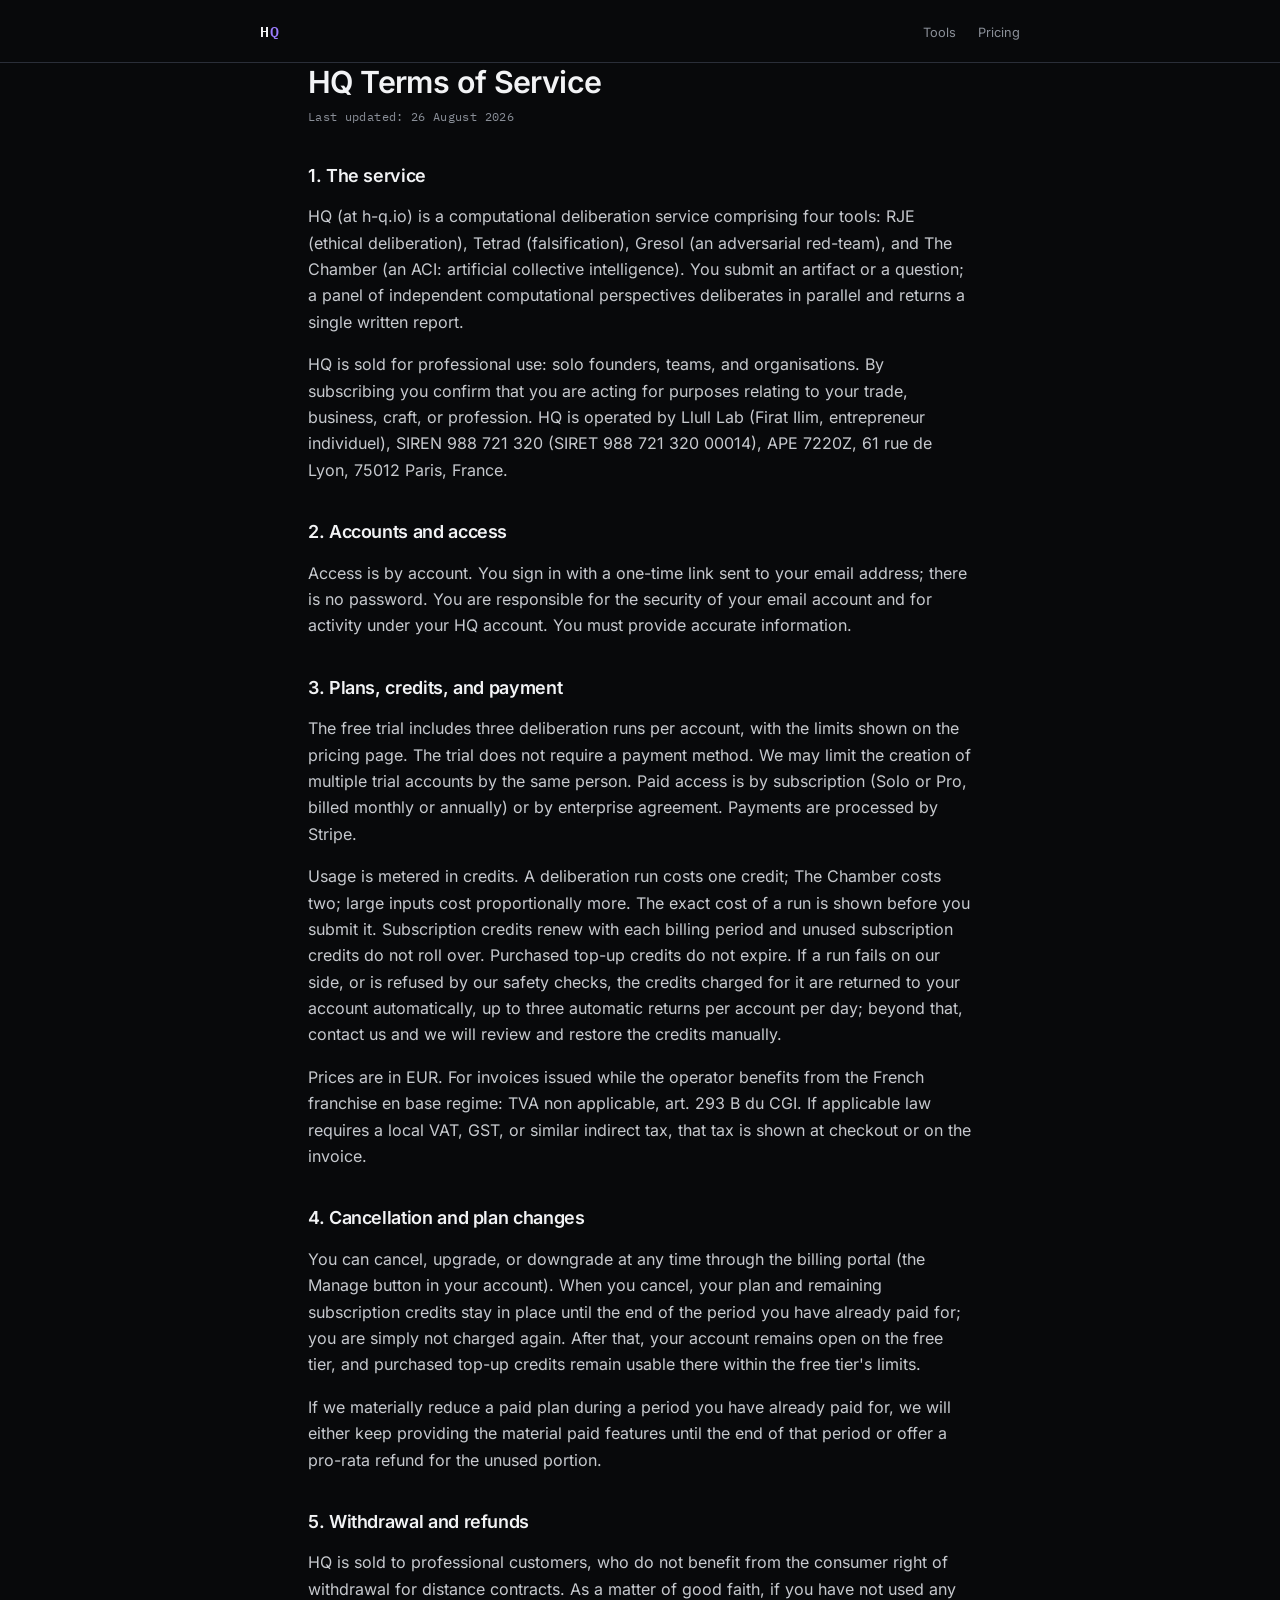
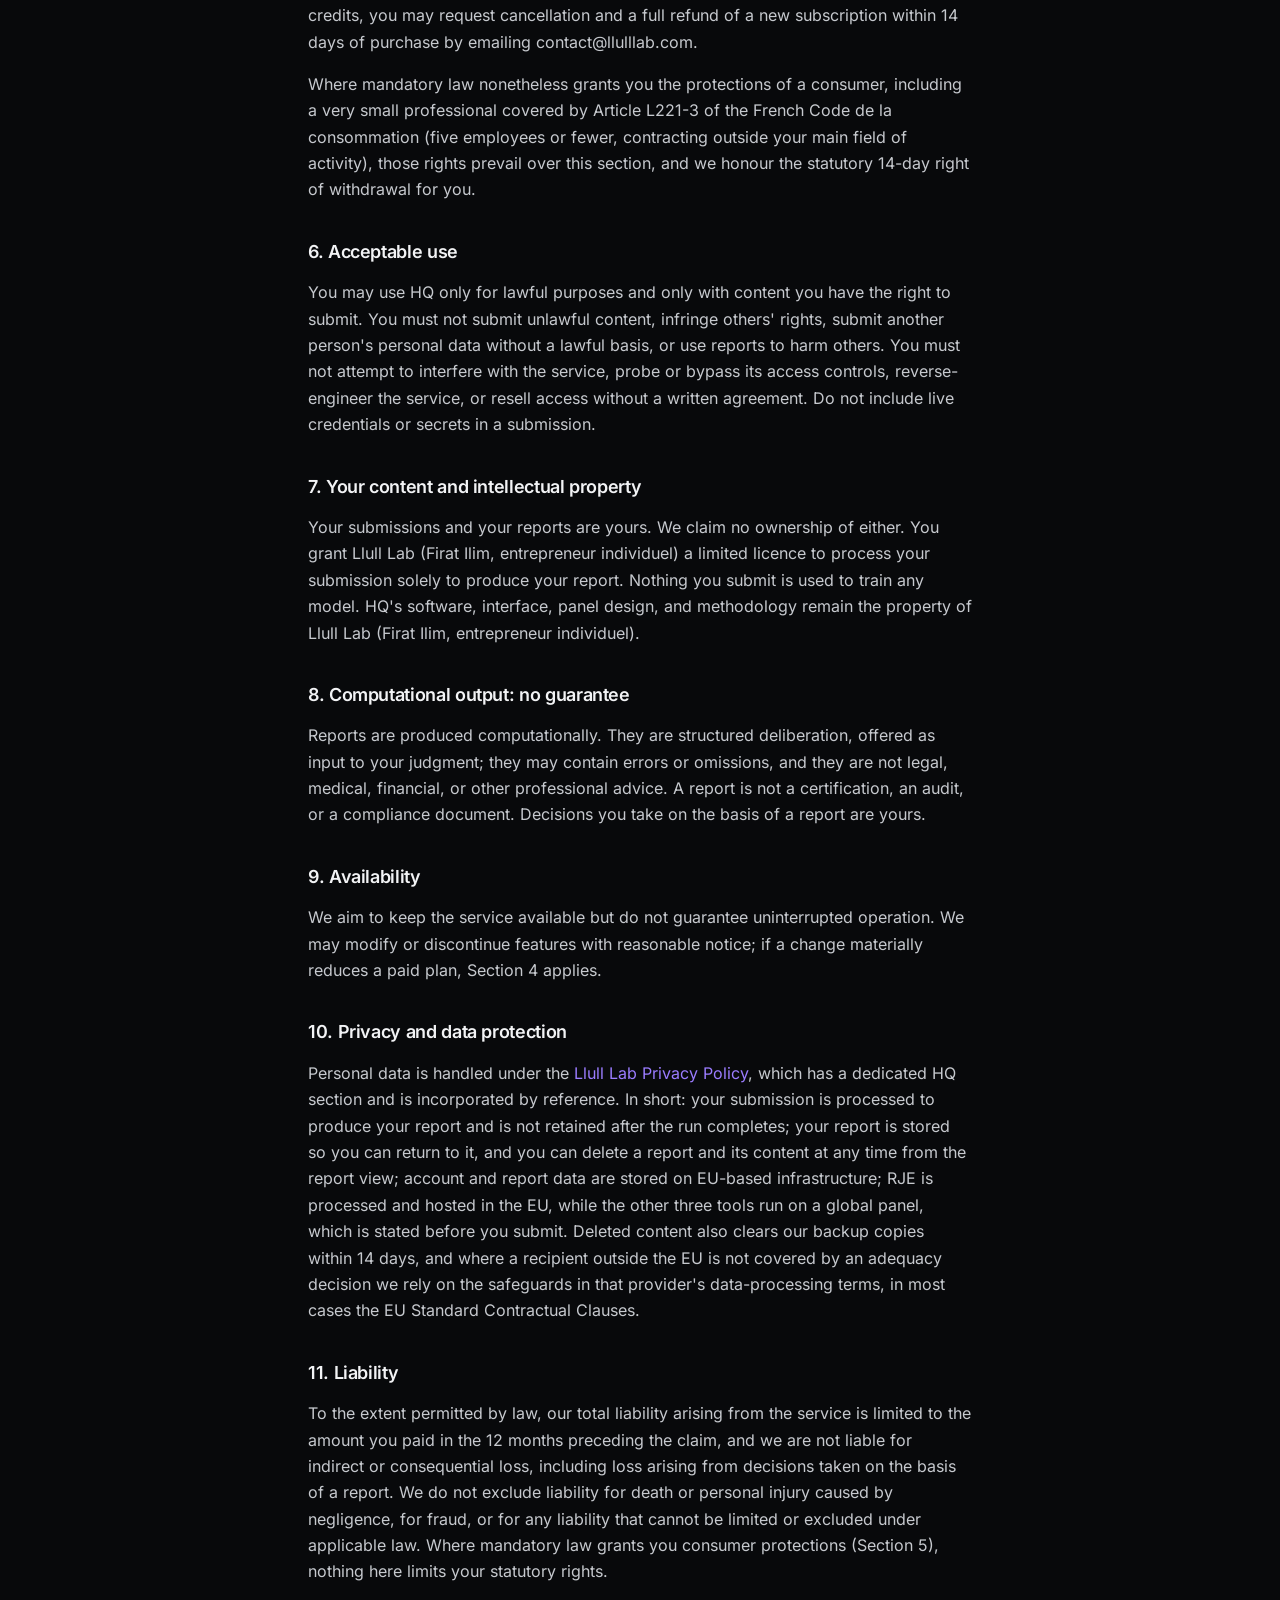
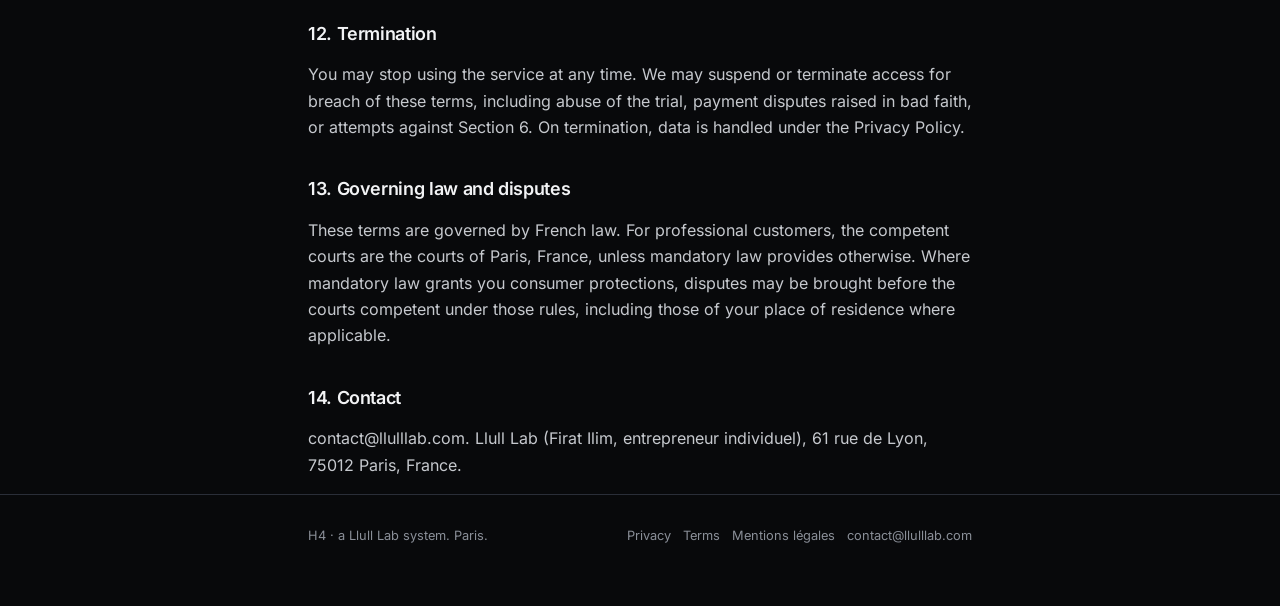
<file: terms/index.html>
<!DOCTYPE html>
<html lang="en">
<head>
<meta charset="utf-8">
<meta name="viewport" content="width=device-width, initial-scale=1">
<title>Terms of Service · HQ</title>
<meta name="description" content="Terms of Service for HQ, the horizontal deliberation service at h-q.io. Sold for professional use.">
<link rel="icon" href='data:image/svg+xml,<svg xmlns="http://www.w3.org/2000/svg" viewBox="0 0 32 32"><rect width="32" height="32" fill="%2308090B"/><path d="M4 8h13M4 13h13M4 19h13M4 24h13" stroke="%238A8F98" stroke-width="2"/><rect x="21" y="8" width="7" height="18" fill="%23FBF7EF"/></svg>'>
<link rel="stylesheet" href="/fonts/gf-075d6474.css">
<style>
  :root{--bg:#08090B;--fg:#F2F3F5;--body:#C6C9CE;--muted:#8A8F98;--hi:#9B7CFF;--line:#2A2E38;
    --sans:'Inter',system-ui,sans-serif;--mono:'IBM Plex Mono',ui-monospace,monospace}
  *{box-sizing:border-box}
  body{margin:0;background:var(--bg);color:var(--body);font-family:var(--sans);font-size:16px;line-height:1.65;-webkit-font-smoothing:antialiased}
  .wrap{max-width:760px;margin:0 auto;padding:0 clamp(20px,5vw,48px)}
  a{color:var(--hi);text-decoration:none} a:hover{text-decoration:underline}
  h1,h2{font-weight:600;letter-spacing:-.02em;color:var(--fg);line-height:1.25}
  h1{font-size:1.9rem;margin:0 0 6px}
  h2{font-size:1.12rem;margin:38px 0 10px}
  header{border-bottom:1px solid var(--line)}
  .bar{display:flex;justify-content:space-between;align-items:center;padding:18px 0}
  .brand{font-family:var(--mono);font-weight:600;letter-spacing:.08em;color:var(--fg);font-size:.95rem}
  .brand span{color:var(--hi)}
  .navlinks a{font-size:.8rem;color:var(--muted);margin-left:22px}
  main{padding:56px 0 70px}
  .updated{font-family:var(--mono);font-size:.74rem;color:var(--muted);margin:0 0 34px;letter-spacing:.03em}
  footer{border-top:1px solid var(--line);padding:30px 0 60px;color:var(--muted);font-size:.8rem}
  footer .row{display:flex;justify-content:space-between;flex-wrap:wrap;gap:12px}
  footer a{color:var(--muted)} footer a:hover{color:var(--hi)}
</style>
</head>
<body>

<header>
  <div class="wrap bar">
    <a class="brand" href="/">H<span>Q</span></a>
    <nav class="navlinks"><a href="/#tools">Tools</a><a href="/#pricing">Pricing</a></nav>
  </div>
</header>

<main class="wrap">
  <h1>HQ Terms of Service</h1>
  <p class="updated">Last updated: 26 August 2026</p>

  <h2>1. The service</h2>
  <p>HQ (at h-q.io) is a computational deliberation service comprising four tools: RJE (ethical deliberation), Tetrad (falsification), Gresol (an adversarial red-team), and The Chamber (an ACI: artificial collective intelligence). You submit an artifact or a question; a panel of independent computational perspectives deliberates in parallel and returns a single written report.</p>
  <p>HQ is sold for professional use: solo founders, teams, and organisations. By subscribing you confirm that you are acting for purposes relating to your trade, business, craft, or profession. HQ is operated by Llull Lab (Firat Ilim, entrepreneur individuel), SIREN 988 721 320 (SIRET 988 721 320 00014), APE 7220Z, 61 rue de Lyon, 75012 Paris, France.</p>

  <h2>2. Accounts and access</h2>
  <p>Access is by account. You sign in with a one-time link sent to your email address; there is no password. You are responsible for the security of your email account and for activity under your HQ account. You must provide accurate information.</p>

  <h2>3. Plans, credits, and payment</h2>
  <p>The free trial includes three deliberation runs per account, with the limits shown on the pricing page. The trial does not require a payment method. We may limit the creation of multiple trial accounts by the same person. Paid access is by subscription (Solo or Pro, billed monthly or annually) or by enterprise agreement. Payments are processed by Stripe.</p>
  <p>Usage is metered in credits. A deliberation run costs one credit; The Chamber costs two; large inputs cost proportionally more. The exact cost of a run is shown before you submit it. Subscription credits renew with each billing period and unused subscription credits do not roll over. Purchased top-up credits do not expire. If a run fails on our side, or is refused by our safety checks, the credits charged for it are returned to your account automatically, up to three automatic returns per account per day; beyond that, contact us and we will review and restore the credits manually.</p>
  <p>Prices are in EUR. For invoices issued while the operator benefits from the French franchise en base regime: TVA non applicable, art. 293 B du CGI. If applicable law requires a local VAT, GST, or similar indirect tax, that tax is shown at checkout or on the invoice.</p>

  <h2>4. Cancellation and plan changes</h2>
  <p>You can cancel, upgrade, or downgrade at any time through the billing portal (the Manage button in your account). When you cancel, your plan and remaining subscription credits stay in place until the end of the period you have already paid for; you are simply not charged again. After that, your account remains open on the free tier, and purchased top-up credits remain usable there within the free tier's limits.</p>
  <p>If we materially reduce a paid plan during a period you have already paid for, we will either keep providing the material paid features until the end of that period or offer a pro-rata refund for the unused portion.</p>

  <h2>5. Withdrawal and refunds</h2>
  <p>HQ is sold to professional customers, who do not benefit from the consumer right of withdrawal for distance contracts. As a matter of good faith, if you have not used any credits, you may request cancellation and a full refund of a new subscription within 14 days of purchase by emailing contact@llulllab.com.</p>
  <p>Where mandatory law nonetheless grants you the protections of a consumer, including a very small professional covered by Article L221-3 of the French Code de la consommation (five employees or fewer, contracting outside your main field of activity), those rights prevail over this section, and we honour the statutory 14-day right of withdrawal for you.</p>

  <h2>6. Acceptable use</h2>
  <p>You may use HQ only for lawful purposes and only with content you have the right to submit. You must not submit unlawful content, infringe others' rights, submit another person's personal data without a lawful basis, or use reports to harm others. You must not attempt to interfere with the service, probe or bypass its access controls, reverse-engineer the service, or resell access without a written agreement. Do not include live credentials or secrets in a submission.</p>

  <h2>7. Your content and intellectual property</h2>
  <p>Your submissions and your reports are yours. We claim no ownership of either. You grant Llull Lab (Firat Ilim, entrepreneur individuel) a limited licence to process your submission solely to produce your report. Nothing you submit is used to train any model. HQ's software, interface, panel design, and methodology remain the property of Llull Lab (Firat Ilim, entrepreneur individuel).</p>

  <h2>8. Computational output: no guarantee</h2>
  <p>Reports are produced computationally. They are structured deliberation, offered as input to your judgment; they may contain errors or omissions, and they are not legal, medical, financial, or other professional advice. A report is not a certification, an audit, or a compliance document. Decisions you take on the basis of a report are yours.</p>

  <h2>9. Availability</h2>
  <p>We aim to keep the service available but do not guarantee uninterrupted operation. We may modify or discontinue features with reasonable notice; if a change materially reduces a paid plan, Section 4 applies.</p>

  <h2>10. Privacy and data protection</h2>
  <p>Personal data is handled under the <a href="https://llulllab.com/privacy-policy.html">Llull Lab Privacy Policy</a>, which has a dedicated HQ section and is incorporated by reference. In short: your submission is processed to produce your report and is not retained after the run completes; your report is stored so you can return to it, and you can delete a report and its content at any time from the report view; account and report data are stored on EU-based infrastructure; RJE is processed and hosted in the EU, while the other three tools run on a global panel, which is stated before you submit. Deleted content also clears our backup copies within 14 days, and where a recipient outside the EU is not covered by an adequacy decision we rely on the safeguards in that provider's data-processing terms, in most cases the EU Standard Contractual Clauses.</p>

  <h2>11. Liability</h2>
  <p>To the extent permitted by law, our total liability arising from the service is limited to the amount you paid in the 12 months preceding the claim, and we are not liable for indirect or consequential loss, including loss arising from decisions taken on the basis of a report. We do not exclude liability for death or personal injury caused by negligence, for fraud, or for any liability that cannot be limited or excluded under applicable law. Where mandatory law grants you consumer protections (Section 5), nothing here limits your statutory rights.</p>

  <h2>12. Termination</h2>
  <p>You may stop using the service at any time. We may suspend or terminate access for breach of these terms, including abuse of the trial, payment disputes raised in bad faith, or attempts against Section 6. On termination, data is handled under the Privacy Policy.</p>

  <h2>13. Governing law and disputes</h2>
  <p>These terms are governed by French law. For professional customers, the competent courts are the courts of Paris, France, unless mandatory law provides otherwise. Where mandatory law grants you consumer protections, disputes may be brought before the courts competent under those rules, including those of your place of residence where applicable.</p>

  <h2>14. Contact</h2>
  <p>contact@llulllab.com. Llull Lab (Firat Ilim, entrepreneur individuel), 61 rue de Lyon, 75012 Paris, France.</p>
</main>

<footer>
  <div class="wrap row">
    <div>H4 &middot; a Llull Lab system. Paris.</div>
    <div><a href="https://llulllab.com/privacy-policy.html">Privacy</a> &nbsp; <a href="/terms">Terms</a> &nbsp; <a href="/mentions-legales">Mentions légales</a> &nbsp; <a href="mailto:contact@llulllab.com">contact@llulllab.com</a></div>
  </div>
</footer>
</body>
</html>
</file>
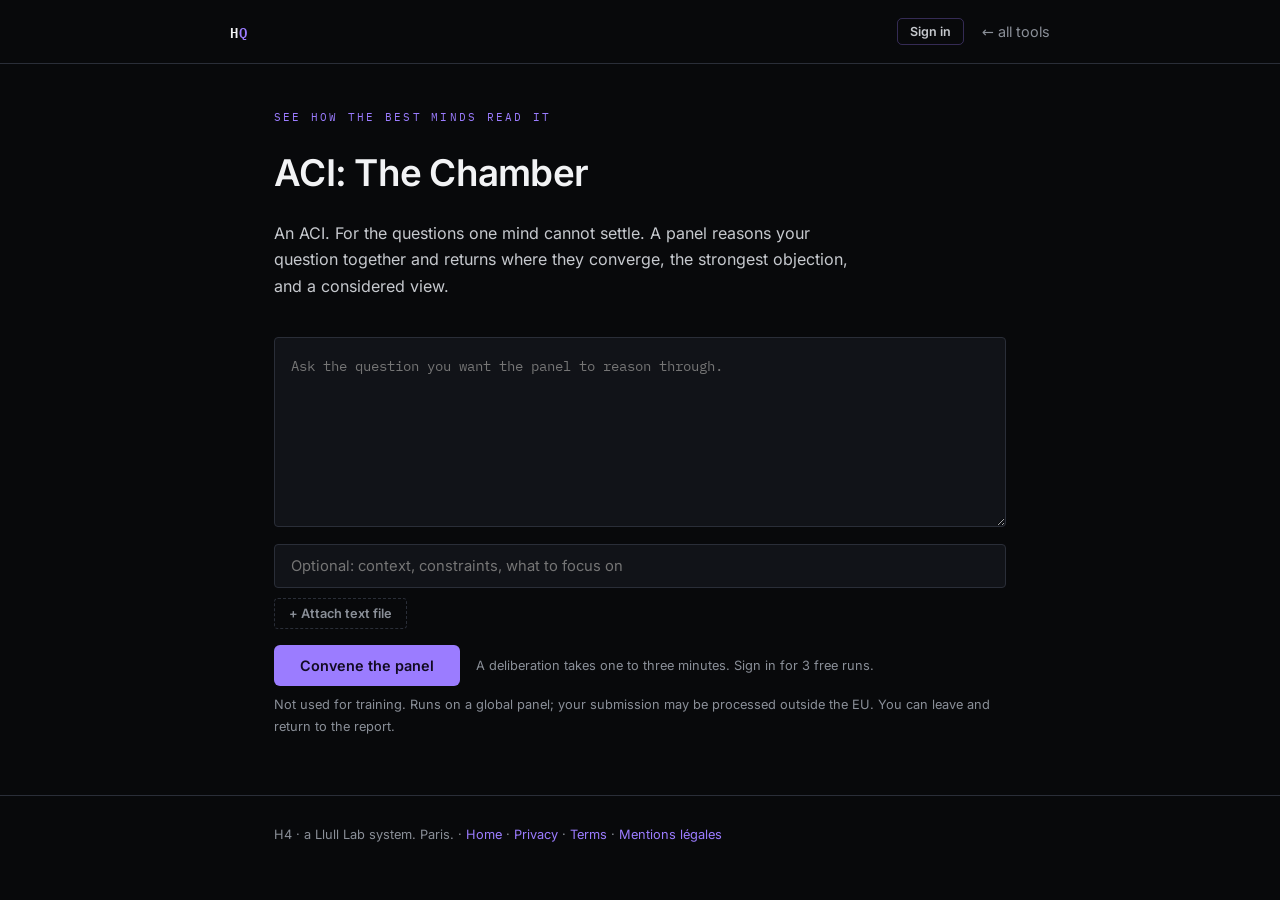
<file: tetrad/index.html>
<!DOCTYPE html>
<html lang="en">
<head>
<meta charset="utf-8">
<meta name="viewport" content="width=device-width, initial-scale=1">
<title>Tetrad: falsification · HQ</title>
<meta name="description" content="Tetrad is a four-expert falsification panel. It assumes your claim, design, or decision is false and tries to prove it, then returns which claims survive and which break, ranked with the attack and a fix.">
<link rel="canonical" href="https://h-q.io/tetrad/">
<meta property="og:type" content="website">
<meta property="og:url" content="https://h-q.io/tetrad/">
<meta property="og:site_name" content="HQ">
<meta property="og:title" content="Tetrad: falsification">
<meta property="og:description" content="Tetrad is a four-expert falsification panel. It assumes your claim, design, or decision is false and tries to prove it, then returns which claims survive and which break, ranked with the attack and a fix.">
<meta name="twitter:card" content="summary_large_image">
<meta name="twitter:title" content="Tetrad: falsification">
<meta name="twitter:description" content="Tetrad is a four-expert falsification panel. It assumes your claim, design, or decision is false and tries to prove it, then returns which claims survive and which break, ranked with the attack and a fix.">
<link rel="icon" href='data:image/svg+xml,<svg xmlns="http://www.w3.org/2000/svg" viewBox="0 0 32 32"><rect width="32" height="32" fill="%2308090B"/><path d="M4 8h13M4 13h13M4 19h13M4 24h13" stroke="%238A8F98" stroke-width="2"/><rect x="21" y="8" width="7" height="18" fill="%23FBF7EF"/></svg>'>
<link rel="stylesheet" href="/fonts/gf-ba1a38a7.css">
<style>
  :root{--bg:#08090B;--panel:#111318;--fg:#F2F3F5;--body:#C6C9CE;--muted:#8A8F98;--dim:#4A4E58;--hi:#9B7CFF;--hi-soft:rgba(155,124,255,.10);--hi-dim:rgba(155,124,255,.30);--border:#2A2E38;--paper:#FBF7EF;--paper-ink:#1a1a1a;--paper-muted:#5a5a5a;--eu-blue:#003399;--serif:'Source Serif 4',Georgia,serif;--sans:'Inter',system-ui,sans-serif;--mono:'IBM Plex Mono',ui-monospace,monospace}
  *{box-sizing:border-box}
  body{margin:0;background:var(--bg);color:var(--body);font-family:var(--sans);font-size:16px;line-height:1.65;-webkit-font-smoothing:antialiased}
  .wrap{max-width:820px;margin:0 auto;padding:0 clamp(20px,5vw,44px)}
  a{color:var(--hi);text-decoration:none}a:hover{text-decoration:underline}
  h1,h2,h3{font-weight:600;letter-spacing:-.02em;color:var(--fg);line-height:1.2}
  .label{font-family:var(--mono);font-size:.68rem;letter-spacing:.22em;text-transform:uppercase;color:var(--muted)}
  header{border-bottom:1px solid var(--border)}
  .bar{display:flex;justify-content:space-between;align-items:center;padding:18px 0;font-family:var(--sans);font-size:.9rem}
  .brand{font-family:var(--mono);font-weight:600;letter-spacing:.08em;color:var(--fg)}.brand span{color:var(--hi)}
  .back{color:var(--muted)}
  .hero{padding:44px 0 10px}
  .hero .situ{font-family:var(--mono);font-size:.7rem;letter-spacing:.2em;text-transform:uppercase;color:var(--hi);margin-bottom:12px;min-height:1em}
  .hero h1{font-size:clamp(1.7rem,4vw,2.3rem);min-height:1.1em}
  .eu{display:none;font-family:var(--mono);font-size:.6rem;letter-spacing:.14em;text-transform:uppercase;color:#fff;background:var(--eu-blue);border-radius:2px;padding:3px 8px;margin-left:10px;vertical-align:middle}
  .hero p{color:var(--body);max-width:60ch;margin:14px 0 0}
  section{padding:28px 0}
  textarea{width:100%;min-height:190px;background:var(--panel);color:var(--fg);border:1px solid var(--border);border-radius:4px;padding:16px;font-family:var(--mono);font-size:.9rem;line-height:1.6;resize:vertical}
  textarea:focus{outline:none;border-color:var(--hi-dim)}
  input.ctx{width:100%;background:var(--panel);color:var(--fg);border:1px solid var(--border);border-radius:4px;padding:12px 16px;font-family:var(--sans);font-size:.92rem;margin-top:10px}
  input.ctx:focus{outline:none;border-color:var(--hi-dim)}
  .row{display:flex;align-items:center;gap:16px;margin-top:16px;flex-wrap:wrap}
  button{font-family:var(--sans);font-weight:600;font-size:.9rem;background:var(--hi);color:#120b22;border:none;border-radius:6px;padding:12px 26px;cursor:pointer}
  button:disabled{opacity:.5;cursor:default}
  .hint{font-family:var(--sans);font-size:.8rem;color:var(--muted)}
  .trustline{font-family:var(--sans);font-size:.8rem;color:var(--muted);margin-top:8px}
  .stepper{display:none;margin-top:8px}.stepper.on{display:block}
  .steps{list-style:none;padding:0;margin:0}
  .steps li{font-family:var(--sans);font-size:.9rem;color:var(--dim);padding:9px 0 9px 26px;position:relative;transition:color .3s}
  .steps li::before{content:"\25CB";position:absolute;left:0;color:var(--dim)}
  .steps li.active{color:var(--fg)}.steps li.active::before{content:"\25D0";color:var(--hi)}
  .steps li.done{color:var(--muted)}.steps li.done::before{content:"\25CF";color:var(--hi)}
  .waitnote{font-family:var(--sans);font-size:.82rem;color:var(--muted);margin-top:14px}
  .result{display:none;margin-top:8px}.result.on{display:block}
  .linklike{background:none;border:none;color:var(--muted);text-decoration:underline;cursor:pointer;font:inherit;font-size:.85rem;margin-left:14px;padding:0}
  .doc{background:var(--paper);color:var(--paper-ink);border-radius:3px;padding:clamp(24px,4vw,42px);box-shadow:0 30px 80px -40px rgba(0,0,0,.9);font-family:var(--serif)}
  .doc .rlabel{font-family:var(--mono);font-size:.62rem;letter-spacing:.2em;text-transform:uppercase;color:var(--paper-muted);margin-bottom:6px}
  .doc h1{color:var(--paper-ink);font-size:1.5rem;margin:.2em 0 .5em}
  .doc h2{color:var(--paper-ink);font-size:1.2rem;margin:1.1em 0 .4em;border-top:1px solid #e2e0da;padding-top:.8em}
  .doc h3{color:var(--paper-ink);font-size:1.02rem;margin:1em 0 .3em}
  .doc p{color:#2c2b28;margin:.5em 0}.doc strong{color:var(--paper-ink)}
  .doc ul{margin:.4em 0;padding-left:1.3em}.doc li{margin:.25em 0;color:#2c2b28}
  .doc hr{border:none;border-top:1px solid #e2e0da;margin:1.2em 0}
  .again{margin-top:20px}
  .attach{margin-top:10px;display:flex;align-items:center;gap:12px;flex-wrap:wrap}
  #attachbtn{background:none;border:1px dashed var(--border);color:var(--muted);font-family:var(--sans);font-size:.8rem;padding:7px 14px;border-radius:4px;cursor:pointer}
  #attachbtn:hover{border-color:var(--hi-dim);color:var(--body)}
  .attnote{font-family:var(--sans);font-size:.78rem;color:var(--muted)}
  .err{display:none;margin-top:16px;font-family:var(--sans);font-size:.9rem;color:#e08b8b}
  footer{border-top:1px solid var(--border);padding:28px 0 50px;margin-top:30px;color:var(--muted);font-family:var(--sans);font-size:.8rem}
  @media(prefers-reduced-motion:reduce){*{transition:none!important}}
</style>
</head>
<body>
<header><div class="wrap bar"><div class="brand">H<span>Q</span></div><div style="display:flex;align-items:center;gap:18px"><span id="hq-acct"></span><a class="back" href="/">&larr; all tools</a></div></div></header>
<main class="wrap">
  <div class="hero">
    <div class="situ" id="situ"></div>
    <h1><span id="titletext">Tetrad</span><span class="eu" id="eubadge">EU-resident</span></h1>
    <p id="desc"></p>
  </div>
  <section id="input-sec">
    <textarea id="artifact"></textarea>
    <input class="ctx" id="context" placeholder="Optional: context, constraints, what to focus on">
    <div class="attach">
      <button type="button" id="attachbtn">+ Attach text file</button>
      <span class="attnote" id="attached"></span>
      <input type="file" id="file" accept=".txt,.md,.markdown,.csv,.tsv,.json,.log,.text,.py,.js,.ts,.tsx,.jsx,.html,.css,.yaml,.yml,.xml,.sql,text/*" multiple hidden>
    </div>
    <div class="row"><button id="go">Deliberate</button><span class="hint" id="costhint">A deliberation takes one to three minutes.</span></div>
    <div class="trustline">Not used for training. <span id="residencyline">Runs on a global panel; your submission may be processed outside the EU.</span> You can leave and return to the report.</div>
  </section>
  <section class="stepper" id="stepper">
    <ol class="steps" id="steps">
      <li data-s="0">Received</li><li data-s="1">Independent positions</li><li data-s="2">Cross-examination</li><li data-s="3">Writing the report</li>
    </ol>
    <div class="waitnote">You can safely leave this page and come back. The report is being prepared.</div>
  </section>
  <section class="result" id="result">
    <div class="doc" id="doc"></div>
    <div class="again"><button id="restart">Run another</button><button id="delreport" class="linklike">Delete this report</button></div>
  </section>
  <div class="err" id="err"></div>
</main>
<footer><div class="wrap">H4 &middot; a Llull Lab system. Paris. &middot; <a href="/">Home</a> &middot; <a href="https://llulllab.com/privacy-policy.html">Privacy</a> &middot; <a href="/terms">Terms</a> &middot; <a href="/mentions-legales">Mentions légales</a></div></footer>
<script src="/auth.js"></script>
<script>
const API = "https://api.h-q.io";
const PANELS = {
  rje:     { situ:"Weigh a hard ethical call", title:"RJE", eu:true, desc:"Ethical deliberation grounded in European values. Independent perspectives reason your case, and you get an auditable decision with the vote and the dissent on record.", ph:"Describe the ethical question: the situation, the stakeholders, the constraints, and what decision is needed.", cta:"Deliberate" },
  tetrad:  { situ:"Falsify a claim before you trust it", title:"Tetrad", eu:false, desc:"A four-expert falsification panel. Independent perspectives assume your claim, design, or decision is false and try to prove it, and return which claims survive and which break, each with the attack and a fix.", ph:"Paste the claim, design, or decision to falsify. State what it asserts.", cta:"Falsify" },
  gresol:  { situ:"Attack it before an adversary does", title:"Gresol", eu:false, desc:"The crucible. A red-team panel attacks your code, product, page, or contract the way a real adversary would and shows you exactly how it breaks, ranked by severity. Good-faith adversarial analysis, not an authorized penetration test.", ph:"Paste the code, product copy, page, or contract to attack.", cta:"Into the crucible" },
  chamber: { situ:"See how the best minds read it", title:"ACI: The Chamber", eu:false, desc:"An ACI. For the questions one mind cannot settle. A panel reasons your question together and returns where they converge, the strongest objection, and a considered view.", ph:"Ask the question you want the panel to reason through.", cta:"Convene the panel" }
};
const seg = location.pathname.split("/").filter(Boolean).pop() || "chamber";
const id = seg.replace(/\.html$/, "").toLowerCase();
const P = PANELS[id] || PANELS.chamber;
const el = s => document.getElementById(s);
el("situ").textContent = P.situ;
el("titletext").textContent = P.title;
el("desc").textContent = P.desc;
el("artifact").placeholder = P.ph;
el("go").textContent = P.cta;
if (P.eu) { el("eubadge").style.display = "inline-block"; el("residencyline").textContent = "Processed and hosted in the EU."; }

function setStep(n){ Array.from(el("steps").children).forEach(li => { const s = +li.dataset.s; li.classList.toggle("active", s===n); li.classList.toggle("done", s<n); }); }

function md(t){
  const esc = s => s.replace(/&/g,"&amp;").replace(/</g,"&lt;").replace(/>/g,"&gt;");
  const inline = s => esc(s).replace(/\*\*([^*]+)\*\*/g, "<strong>$1</strong>");
  const lines = t.split(/\r?\n/);
  let out = [], inList = false;
  for (let ln of lines){
    if (/^\s*---\s*$/.test(ln)) { if(inList){out.push("</ul>");inList=false;} out.push("<hr>"); continue; }
    let m = ln.match(/^(#{1,3})\s+(.*)/);
    if (m) { if(inList){out.push("</ul>");inList=false;} const h=m[1].length; out.push("<h"+h+">"+inline(m[2])+"</h"+h+">"); continue; }
    m = ln.match(/^\s*[-*]\s+(.*)/);
    if (m) { if(!inList){out.push("<ul>");inList=true;} out.push("<li>"+inline(m[1])+"</li>"); continue; }
    if (ln.trim()===""){ if(inList){out.push("</ul>");inList=false;} continue; }
    if(inList){out.push("</ul>");inList=false;}
    out.push("<p>"+inline(ln)+"</p>");
  }
  if(inList) out.push("</ul>");
  return out.join("\n");
}

let stepTimer, lastJob = null;
async function poll(jobId){
  for (let i=0;i<40;i++){
    await new Promise(r => setTimeout(r, 5000));
    const r = await fetch(API+"/v1/job/"+jobId, { credentials:"include" });
    const j = await r.json();
    if (j.status==="done") return j.answer;
    if (j.status==="error") throw new Error(j.error||"deliberation failed");
    if (j.status==="expired") throw new Error("this result is no longer available");
  }
  throw new Error("timed out");
}

// live cost hint + account-aware button state
function refreshHint(){
  const acc = window.HQ && HQ.account;
  const text = el("artifact").value + " " + el("context").value;
  const cost = window.HQ ? HQ.estCredits(id, text) : 1;
  const base = "A deliberation takes one to three minutes.";
  if (!acc){ el("costhint").textContent = base + " Sign in for 3 free runs."; return; }
  const has = acc.credits;
  el("costhint").textContent = "This run costs " + cost + " credit" + (cost>1?"s":"") + ". You have " + has + ".";
}
el("artifact").addEventListener("input", refreshHint);
el("context").addEventListener("input", refreshHint);
if (window.HQ) HQ.onChange(function(){ refreshHint(); });

// file attach: read text files into the artifact (same metering + sanitisation pipeline)
const TEXT_MAX = 500 * 1024;
el("attachbtn").addEventListener("click", () => el("file").click());
el("file").addEventListener("change", (e) => {
  const files = Array.from(e.target.files || []);
  files.forEach(f => {
    if (f.size > TEXT_MAX) { el("attached").textContent = f.name + " is too large (text files under 500 KB)"; return; }
    const r = new FileReader();
    r.onload = () => {
      const ta = el("artifact");
      ta.value += (ta.value.trim() ? "\n\n" : "") + "----- " + f.name + " -----\n" + String(r.result);
      el("attached").textContent = "added " + f.name;
      refreshHint();
    };
    r.onerror = () => { el("attached").textContent = "could not read " + f.name; };
    r.readAsText(f);
  });
  e.target.value = "";
});

function gateMessage(status, j){
  if (status===401) return "Sign in to run a deliberation.";
  if (status===402) return "You are out of credits. Upgrade to keep going.";
  if (status===413) return "This input is too large for your plan (limit "+(j.tokenCap||"")+" tokens). Shorten it or upgrade.";
  if (status===429) return "You already have a deliberation running. Wait for it to finish.";
  if (j && j.error==="chamber_requires_paid_plan") return "The Chamber is available on a paid plan. Upgrade to use it.";
  return (j && j.error) ? j.error : "could not start";
}

async function run(){
  const artifact = el("artifact").value.trim();
  if (!artifact){ el("artifact").focus(); return; }
  if (!window.HQ || !HQ.account){ HQ.promptSignin("Sign in to run a deliberation. You get 3 free runs, no card."); return; }
  const idemKey = (crypto.randomUUID && crypto.randomUUID()) || String(Date.now())+Math.random();
  el("go").disabled = true; el("input-sec").style.display="none";
  el("stepper").classList.add("on"); el("err").style.display="none";
  setStep(0);
  let ui=0; stepTimer=setInterval(()=>{ ui=Math.min(ui+1,2); setStep(ui); }, 30000);
  try{
    const r = await fetch(API+"/v1/"+id, { method:"POST", credentials:"include", headers:{"content-type":"application/json"}, body: JSON.stringify({ artifact, context: el("context").value.trim(), idemKey }) });
    const j = await r.json();
    if (!r.ok || !j.jobId){
      clearInterval(stepTimer);
      el("stepper").classList.remove("on"); el("input-sec").style.display="block"; el("go").disabled=false;
      const msg = gateMessage(r.status, j);
      el("err").innerHTML = msg + (r.status===402 || (j && j.error==="chamber_requires_paid_plan") ? ' &nbsp; <a href="/#pricing">See plans</a>' : "");
      el("err").style.display="block";
      if (r.status===401) HQ.promptSignin();
      return;
    }
    lastJob = j.jobId; el("delreport").style.display = "";
    const answer = await poll(j.jobId);
    clearInterval(stepTimer); setStep(3);
    el("doc").innerHTML = '<div class="rlabel">'+P.title+' report</div>'+md(answer);
    el("stepper").classList.remove("on"); el("result").classList.add("on");
    el("result").scrollIntoView({behavior:"smooth",block:"start"});
    if (window.HQ) HQ.refresh();   // credits were spent; update the chip
  }catch(e){
    clearInterval(stepTimer);
    el("stepper").classList.remove("on"); el("input-sec").style.display="block"; el("go").disabled=false;
    el("err").textContent = "Something went wrong: "+e.message+". Please try again."; el("err").style.display="block";
    if (window.HQ) HQ.refresh();
  }
}
el("go").addEventListener("click", run);
refreshHint();
el("restart").addEventListener("click", ()=>{ el("result").classList.remove("on"); el("input-sec").style.display="block"; el("go").disabled=false; el("artifact").value=""; el("context").value=""; window.scrollTo({top:0,behavior:"smooth"}); });
el("delreport").addEventListener("click", async ()=>{
  if(!lastJob) return;
  try{ await fetch(API+"/v1/job/"+lastJob, { method:"DELETE", credentials:"include" }); }catch(e){}
  lastJob = null; el("delreport").style.display = "none";
  el("doc").innerHTML = '<div class="rlabel">Report deleted</div><p>The report and its content were removed from our servers.</p>';
});
</script>
</body>
</html>
</file>
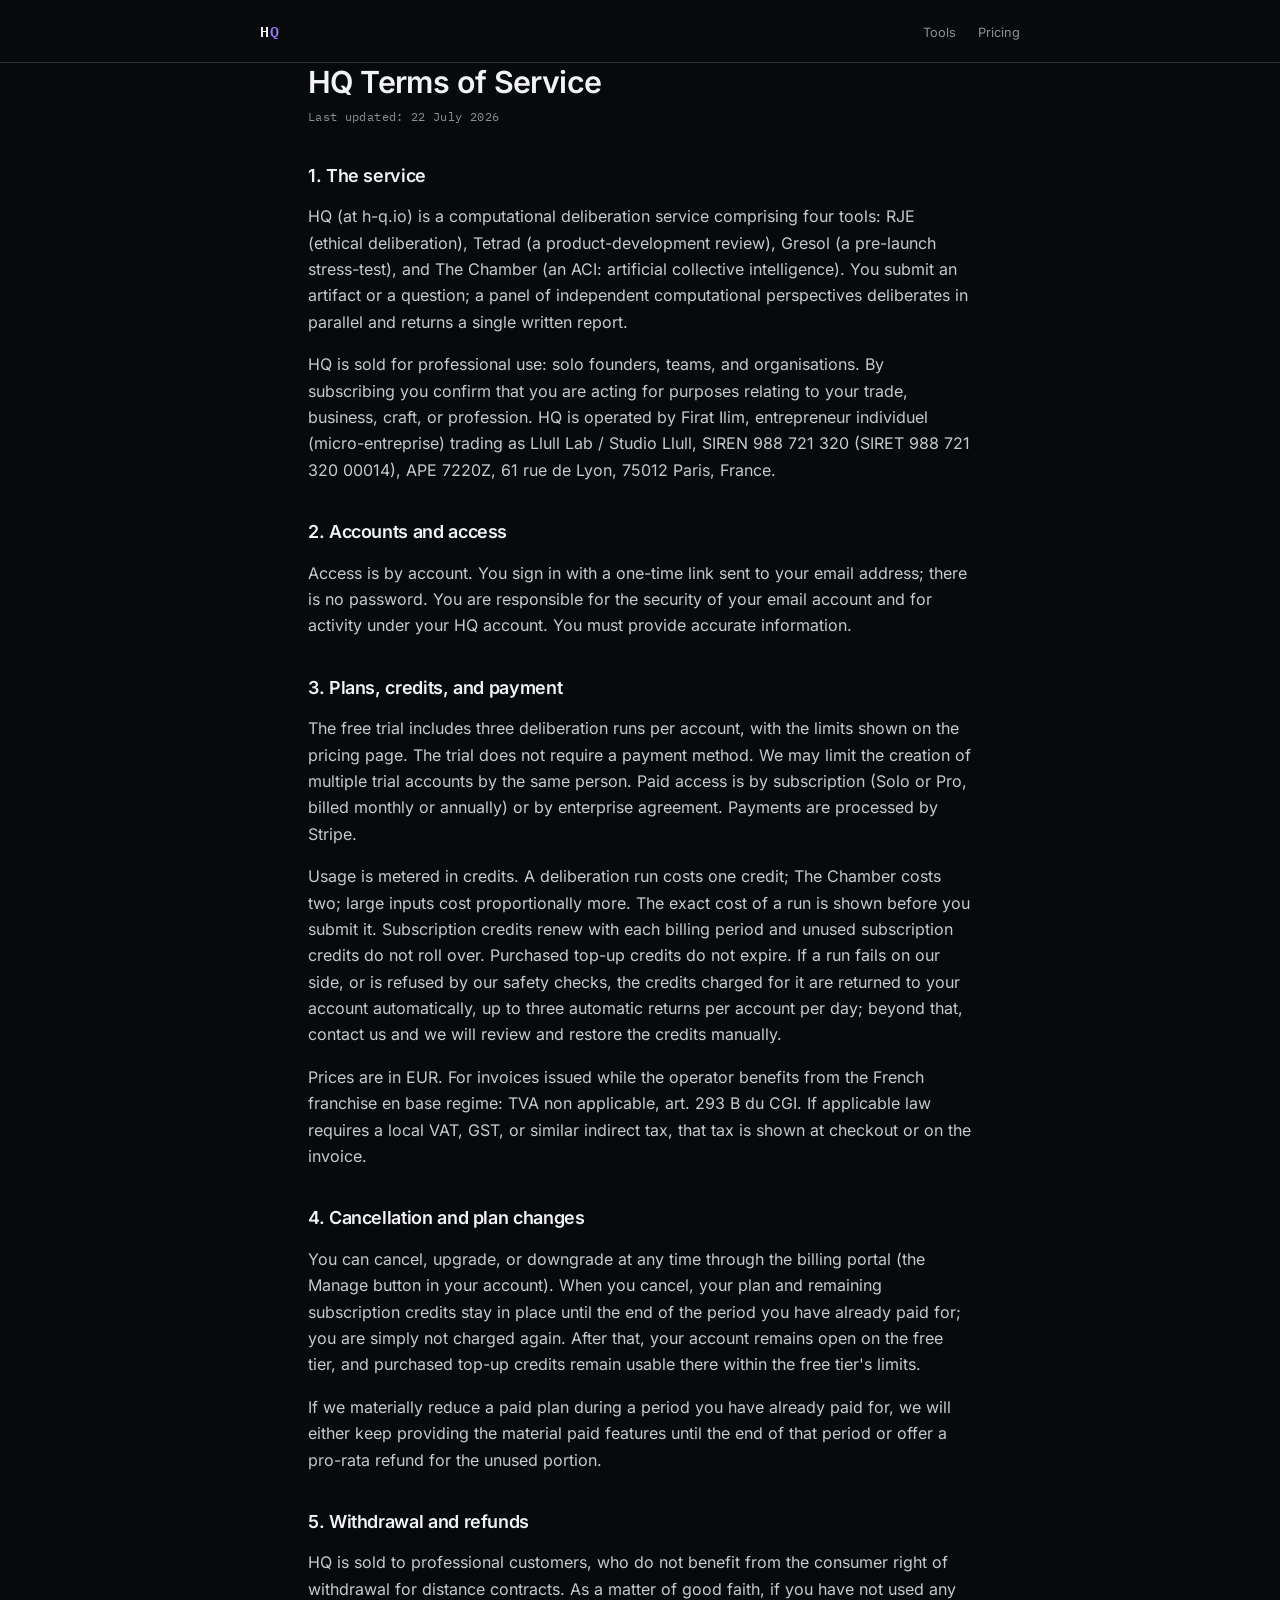
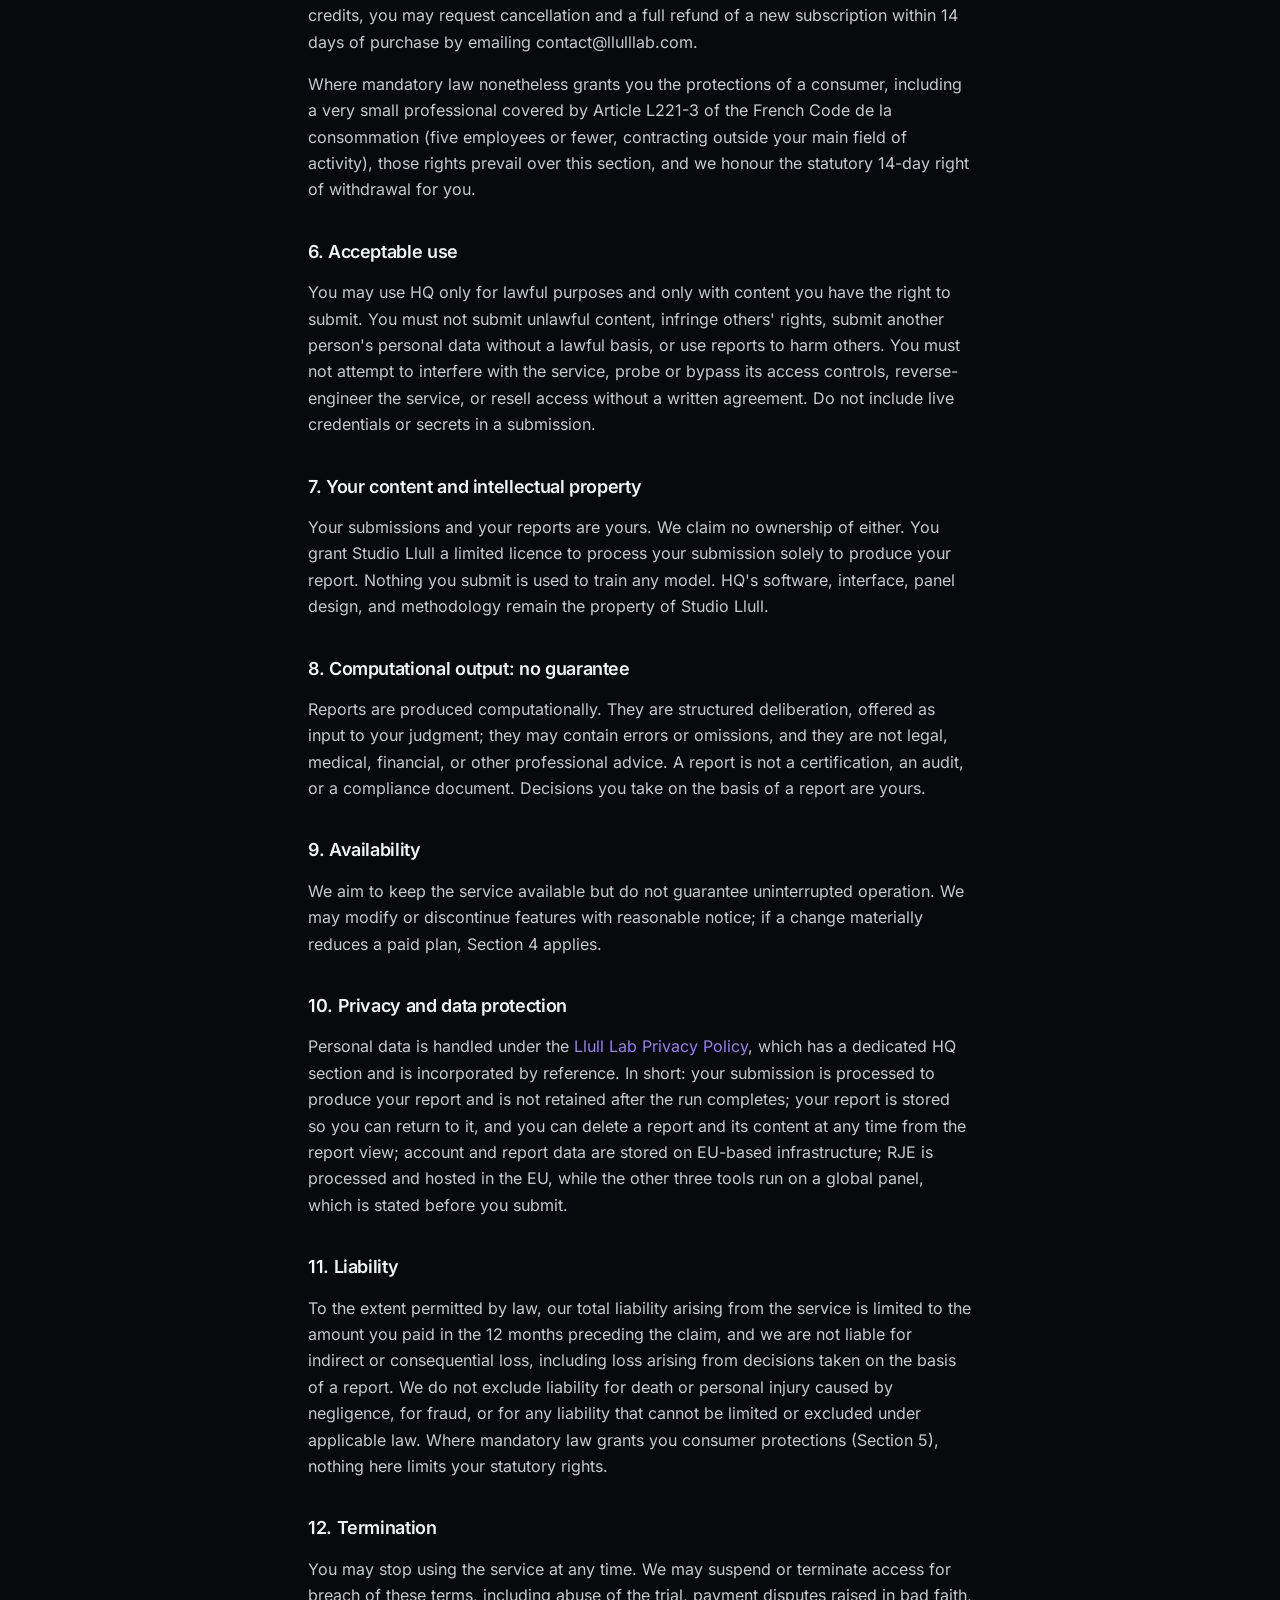
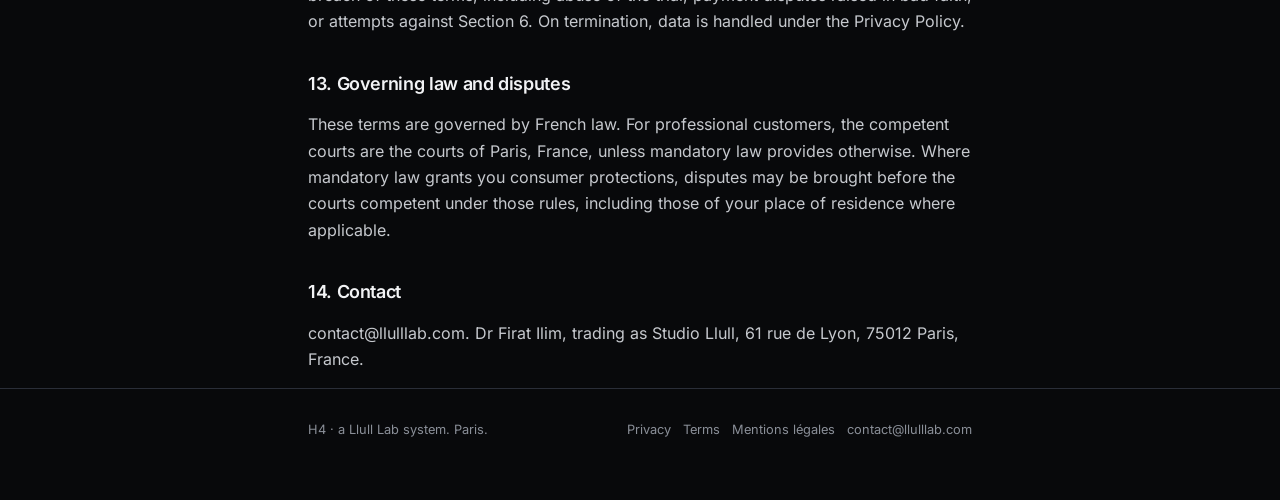
<file: terms/2026-07-22/index.html>
<!DOCTYPE html>
<html lang="en">
<head>
<meta charset="utf-8">
<meta name="viewport" content="width=device-width, initial-scale=1">
<title>Terms of Service · HQ</title>
<meta name="description" content="Terms of Service for HQ, the parallel deliberation service at h-q.io. Sold for professional use.">
<link rel="icon" href='data:image/svg+xml,<svg xmlns="http://www.w3.org/2000/svg" viewBox="0 0 32 32"><rect width="32" height="32" fill="%2308090B"/><path d="M4 8h13M4 13h13M4 19h13M4 24h13" stroke="%238A8F98" stroke-width="2"/><rect x="21" y="8" width="7" height="18" fill="%23FBF7EF"/></svg>'>
<link rel="stylesheet" href="/fonts/gf-075d6474.css">
<style>
  :root{--bg:#08090B;--fg:#F2F3F5;--body:#C6C9CE;--muted:#8A8F98;--hi:#9B7CFF;--line:#2A2E38;
    --sans:'Inter',system-ui,sans-serif;--mono:'IBM Plex Mono',ui-monospace,monospace}
  *{box-sizing:border-box}
  body{margin:0;background:var(--bg);color:var(--body);font-family:var(--sans);font-size:16px;line-height:1.65;-webkit-font-smoothing:antialiased}
  .wrap{max-width:760px;margin:0 auto;padding:0 clamp(20px,5vw,48px)}
  a{color:var(--hi);text-decoration:none} a:hover{text-decoration:underline}
  h1,h2{font-weight:600;letter-spacing:-.02em;color:var(--fg);line-height:1.25}
  h1{font-size:1.9rem;margin:0 0 6px}
  h2{font-size:1.12rem;margin:38px 0 10px}
  header{border-bottom:1px solid var(--line)}
  .bar{display:flex;justify-content:space-between;align-items:center;padding:18px 0}
  .brand{font-family:var(--mono);font-weight:600;letter-spacing:.08em;color:var(--fg);font-size:.95rem}
  .brand span{color:var(--hi)}
  .navlinks a{font-size:.8rem;color:var(--muted);margin-left:22px}
  main{padding:56px 0 70px}
  .updated{font-family:var(--mono);font-size:.74rem;color:var(--muted);margin:0 0 34px;letter-spacing:.03em}
  footer{border-top:1px solid var(--line);padding:30px 0 60px;color:var(--muted);font-size:.8rem}
  footer .row{display:flex;justify-content:space-between;flex-wrap:wrap;gap:12px}
  footer a{color:var(--muted)} footer a:hover{color:var(--hi)}
</style>
</head>
<body>

<header>
  <div class="wrap bar">
    <a class="brand" href="/">H<span>Q</span></a>
    <nav class="navlinks"><a href="/#tools">Tools</a><a href="/#pricing">Pricing</a></nav>
  </div>
</header>

<main class="wrap">
  <h1>HQ Terms of Service</h1>
  <p class="updated">Last updated: 22 July 2026</p>

  <h2>1. The service</h2>
  <p>HQ (at h-q.io) is a computational deliberation service comprising four tools: RJE (ethical deliberation), Tetrad (a product-development review), Gresol (a pre-launch stress-test), and The Chamber (an ACI: artificial collective intelligence). You submit an artifact or a question; a panel of independent computational perspectives deliberates in parallel and returns a single written report.</p>
  <p>HQ is sold for professional use: solo founders, teams, and organisations. By subscribing you confirm that you are acting for purposes relating to your trade, business, craft, or profession. HQ is operated by Firat Ilim, entrepreneur individuel (micro-entreprise) trading as Llull Lab / Studio Llull, SIREN 988 721 320 (SIRET 988 721 320 00014), APE 7220Z, 61 rue de Lyon, 75012 Paris, France.</p>

  <h2>2. Accounts and access</h2>
  <p>Access is by account. You sign in with a one-time link sent to your email address; there is no password. You are responsible for the security of your email account and for activity under your HQ account. You must provide accurate information.</p>

  <h2>3. Plans, credits, and payment</h2>
  <p>The free trial includes three deliberation runs per account, with the limits shown on the pricing page. The trial does not require a payment method. We may limit the creation of multiple trial accounts by the same person. Paid access is by subscription (Solo or Pro, billed monthly or annually) or by enterprise agreement. Payments are processed by Stripe.</p>
  <p>Usage is metered in credits. A deliberation run costs one credit; The Chamber costs two; large inputs cost proportionally more. The exact cost of a run is shown before you submit it. Subscription credits renew with each billing period and unused subscription credits do not roll over. Purchased top-up credits do not expire. If a run fails on our side, or is refused by our safety checks, the credits charged for it are returned to your account automatically, up to three automatic returns per account per day; beyond that, contact us and we will review and restore the credits manually.</p>
  <p>Prices are in EUR. For invoices issued while the operator benefits from the French franchise en base regime: TVA non applicable, art. 293 B du CGI. If applicable law requires a local VAT, GST, or similar indirect tax, that tax is shown at checkout or on the invoice.</p>

  <h2>4. Cancellation and plan changes</h2>
  <p>You can cancel, upgrade, or downgrade at any time through the billing portal (the Manage button in your account). When you cancel, your plan and remaining subscription credits stay in place until the end of the period you have already paid for; you are simply not charged again. After that, your account remains open on the free tier, and purchased top-up credits remain usable there within the free tier's limits.</p>
  <p>If we materially reduce a paid plan during a period you have already paid for, we will either keep providing the material paid features until the end of that period or offer a pro-rata refund for the unused portion.</p>

  <h2>5. Withdrawal and refunds</h2>
  <p>HQ is sold to professional customers, who do not benefit from the consumer right of withdrawal for distance contracts. As a matter of good faith, if you have not used any credits, you may request cancellation and a full refund of a new subscription within 14 days of purchase by emailing contact@llulllab.com.</p>
  <p>Where mandatory law nonetheless grants you the protections of a consumer, including a very small professional covered by Article L221-3 of the French Code de la consommation (five employees or fewer, contracting outside your main field of activity), those rights prevail over this section, and we honour the statutory 14-day right of withdrawal for you.</p>

  <h2>6. Acceptable use</h2>
  <p>You may use HQ only for lawful purposes and only with content you have the right to submit. You must not submit unlawful content, infringe others' rights, submit another person's personal data without a lawful basis, or use reports to harm others. You must not attempt to interfere with the service, probe or bypass its access controls, reverse-engineer the service, or resell access without a written agreement. Do not include live credentials or secrets in a submission.</p>

  <h2>7. Your content and intellectual property</h2>
  <p>Your submissions and your reports are yours. We claim no ownership of either. You grant Studio Llull a limited licence to process your submission solely to produce your report. Nothing you submit is used to train any model. HQ's software, interface, panel design, and methodology remain the property of Studio Llull.</p>

  <h2>8. Computational output: no guarantee</h2>
  <p>Reports are produced computationally. They are structured deliberation, offered as input to your judgment; they may contain errors or omissions, and they are not legal, medical, financial, or other professional advice. A report is not a certification, an audit, or a compliance document. Decisions you take on the basis of a report are yours.</p>

  <h2>9. Availability</h2>
  <p>We aim to keep the service available but do not guarantee uninterrupted operation. We may modify or discontinue features with reasonable notice; if a change materially reduces a paid plan, Section 4 applies.</p>

  <h2>10. Privacy and data protection</h2>
  <p>Personal data is handled under the <a href="https://llulllab.com/privacy-policy.html">Llull Lab Privacy Policy</a>, which has a dedicated HQ section and is incorporated by reference. In short: your submission is processed to produce your report and is not retained after the run completes; your report is stored so you can return to it, and you can delete a report and its content at any time from the report view; account and report data are stored on EU-based infrastructure; RJE is processed and hosted in the EU, while the other three tools run on a global panel, which is stated before you submit.</p>

  <h2>11. Liability</h2>
  <p>To the extent permitted by law, our total liability arising from the service is limited to the amount you paid in the 12 months preceding the claim, and we are not liable for indirect or consequential loss, including loss arising from decisions taken on the basis of a report. We do not exclude liability for death or personal injury caused by negligence, for fraud, or for any liability that cannot be limited or excluded under applicable law. Where mandatory law grants you consumer protections (Section 5), nothing here limits your statutory rights.</p>

  <h2>12. Termination</h2>
  <p>You may stop using the service at any time. We may suspend or terminate access for breach of these terms, including abuse of the trial, payment disputes raised in bad faith, or attempts against Section 6. On termination, data is handled under the Privacy Policy.</p>

  <h2>13. Governing law and disputes</h2>
  <p>These terms are governed by French law. For professional customers, the competent courts are the courts of Paris, France, unless mandatory law provides otherwise. Where mandatory law grants you consumer protections, disputes may be brought before the courts competent under those rules, including those of your place of residence where applicable.</p>

  <h2>14. Contact</h2>
  <p>contact@llulllab.com. Dr Firat Ilim, trading as Studio Llull, 61 rue de Lyon, 75012 Paris, France.</p>
</main>

<footer>
  <div class="wrap row">
    <div>H4 &middot; a Llull Lab system. Paris.</div>
    <div><a href="https://llulllab.com/privacy-policy.html">Privacy</a> &nbsp; <a href="/terms">Terms</a> &nbsp; <a href="/mentions-legales">Mentions légales</a> &nbsp; <a href="mailto:contact@llulllab.com">contact@llulllab.com</a></div>
  </div>
</footer>
</body>
</html>
</file>
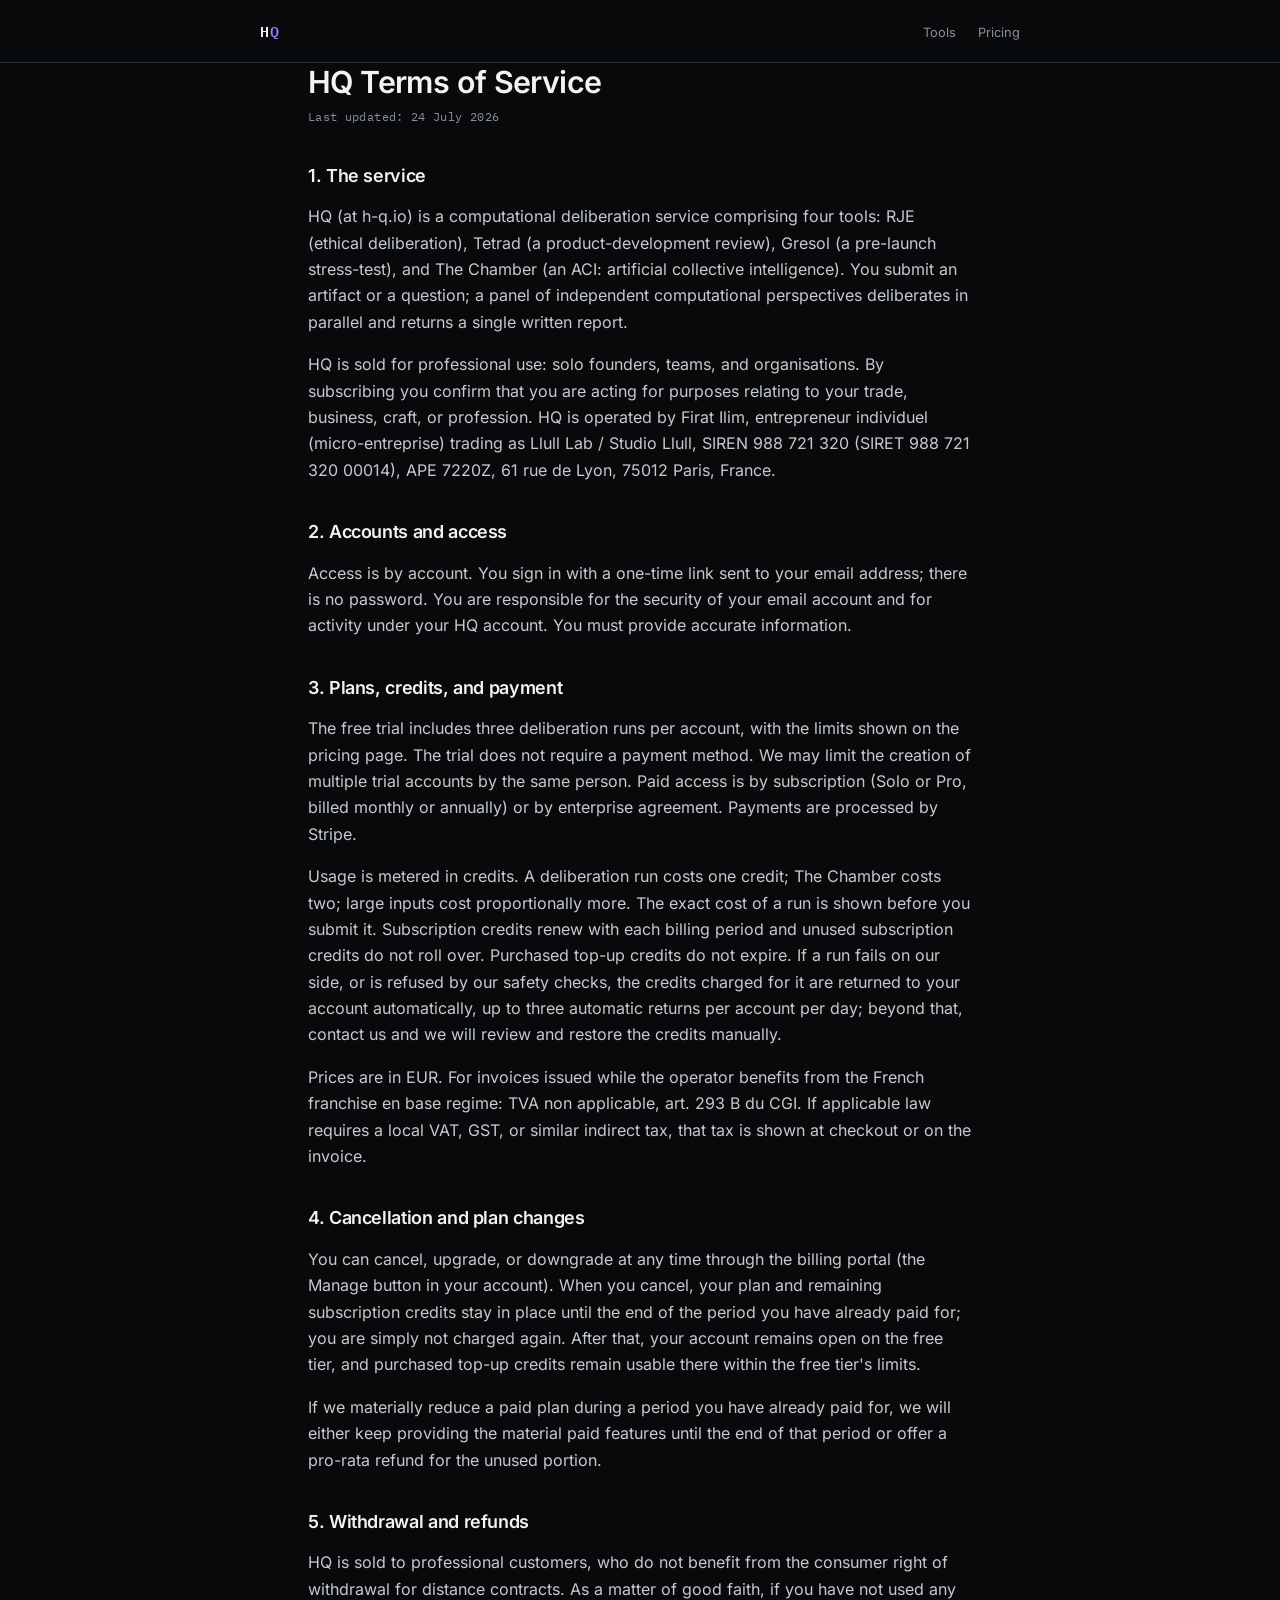
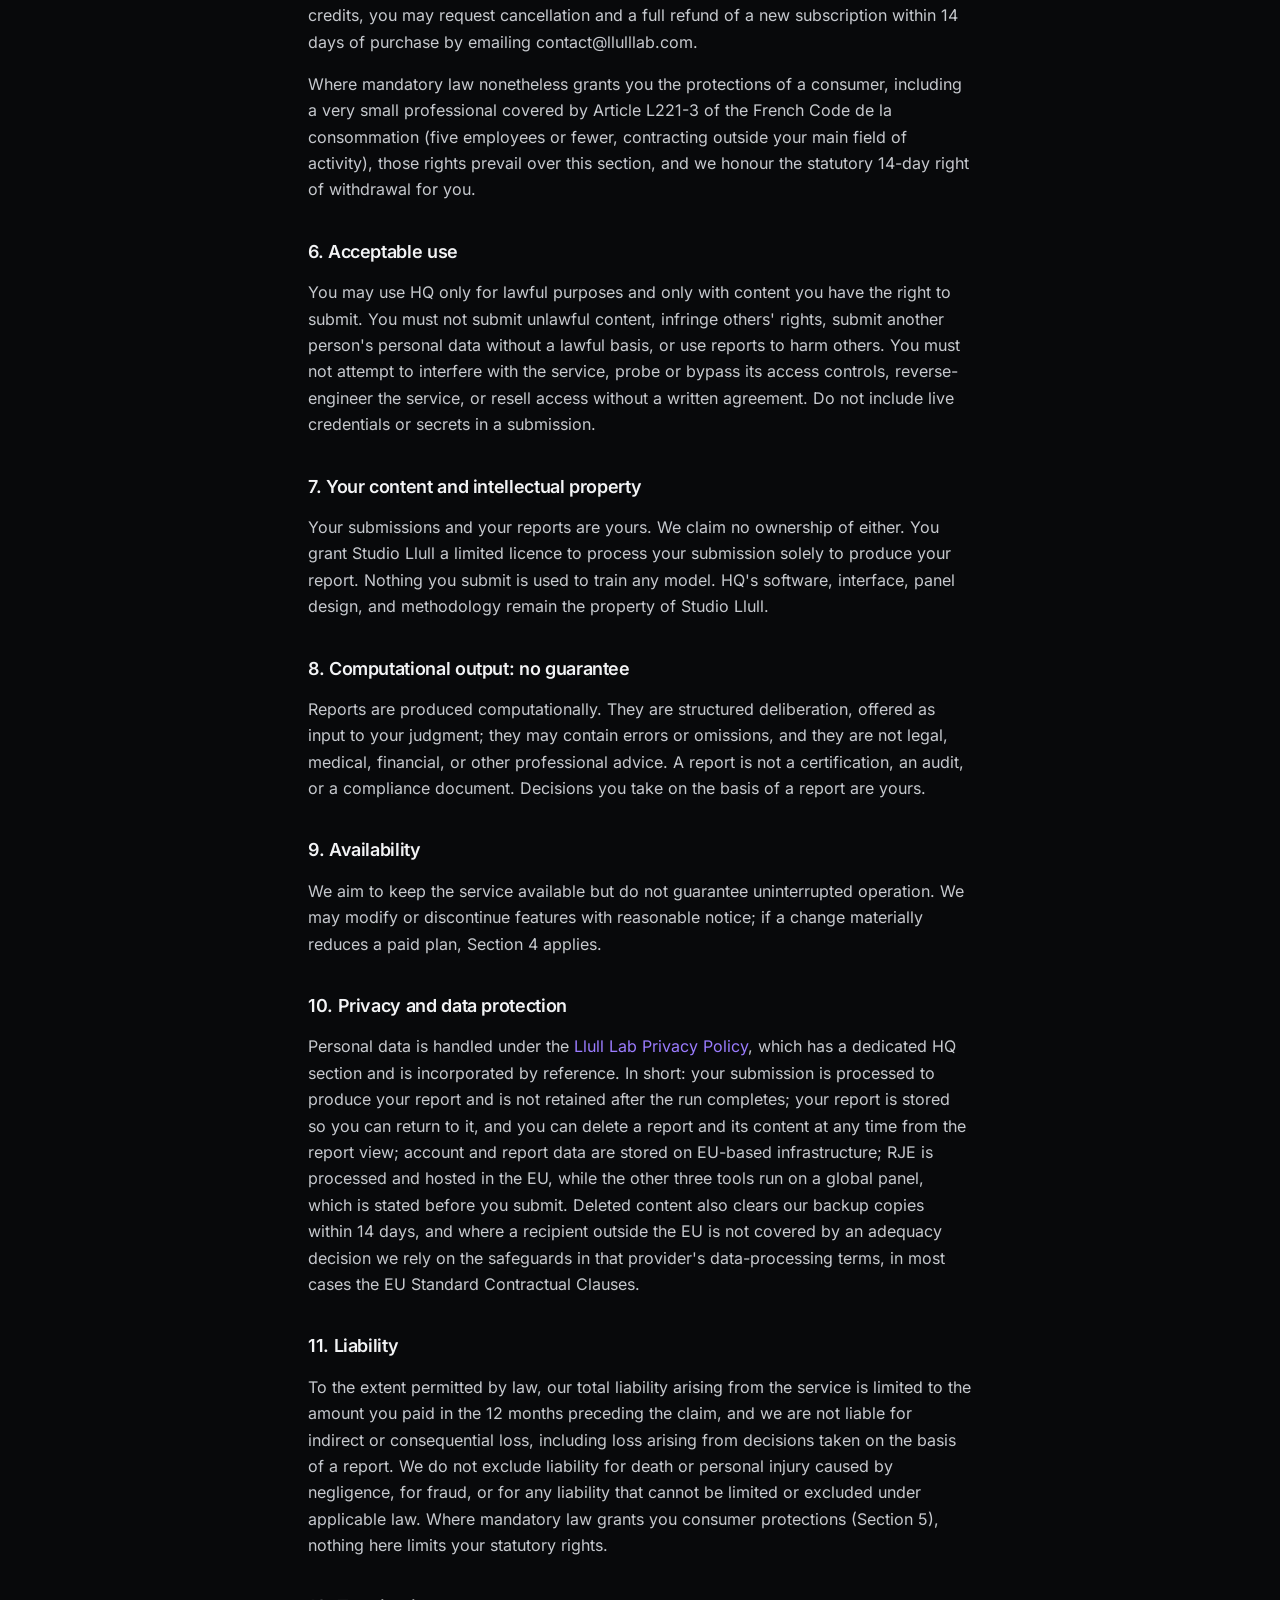
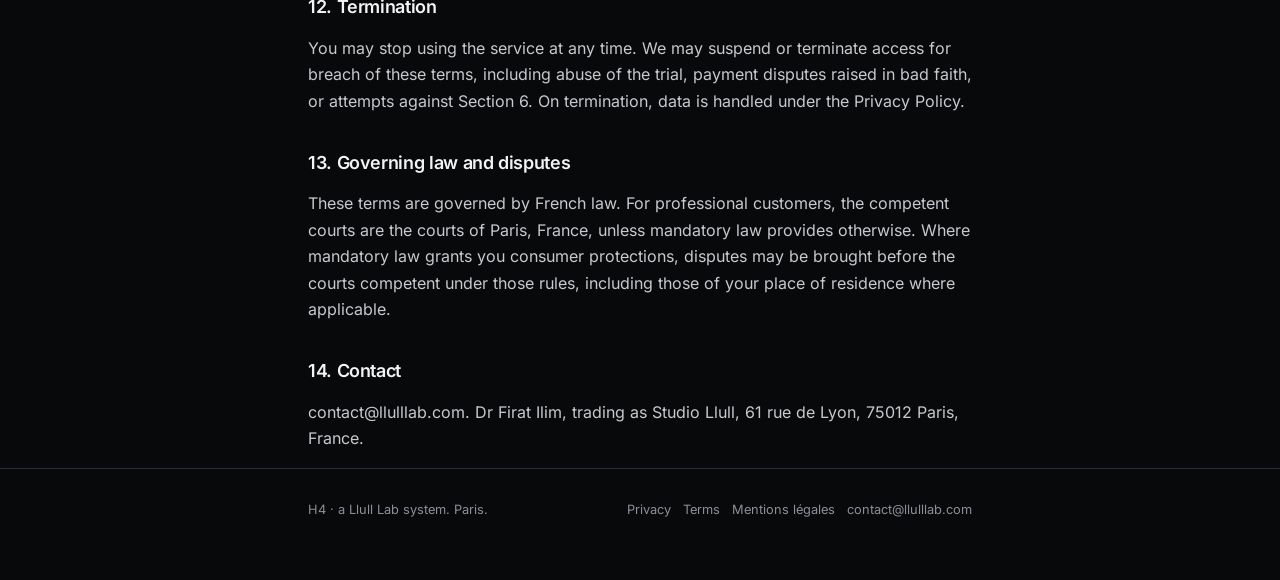
<file: terms/2026-07-24/index.html>
<!DOCTYPE html>
<html lang="en">
<head>
<meta charset="utf-8">
<meta name="viewport" content="width=device-width, initial-scale=1">
<title>Terms of Service · HQ</title>
<meta name="description" content="Terms of Service for HQ, the horizontal deliberation service at h-q.io. Sold for professional use.">
<link rel="icon" href='data:image/svg+xml,<svg xmlns="http://www.w3.org/2000/svg" viewBox="0 0 32 32"><rect width="32" height="32" fill="%2308090B"/><path d="M4 8h13M4 13h13M4 19h13M4 24h13" stroke="%238A8F98" stroke-width="2"/><rect x="21" y="8" width="7" height="18" fill="%23FBF7EF"/></svg>'>
<link rel="stylesheet" href="/fonts/gf-075d6474.css">
<style>
  :root{--bg:#08090B;--fg:#F2F3F5;--body:#C6C9CE;--muted:#8A8F98;--hi:#9B7CFF;--line:#2A2E38;
    --sans:'Inter',system-ui,sans-serif;--mono:'IBM Plex Mono',ui-monospace,monospace}
  *{box-sizing:border-box}
  body{margin:0;background:var(--bg);color:var(--body);font-family:var(--sans);font-size:16px;line-height:1.65;-webkit-font-smoothing:antialiased}
  .wrap{max-width:760px;margin:0 auto;padding:0 clamp(20px,5vw,48px)}
  a{color:var(--hi);text-decoration:none} a:hover{text-decoration:underline}
  h1,h2{font-weight:600;letter-spacing:-.02em;color:var(--fg);line-height:1.25}
  h1{font-size:1.9rem;margin:0 0 6px}
  h2{font-size:1.12rem;margin:38px 0 10px}
  header{border-bottom:1px solid var(--line)}
  .bar{display:flex;justify-content:space-between;align-items:center;padding:18px 0}
  .brand{font-family:var(--mono);font-weight:600;letter-spacing:.08em;color:var(--fg);font-size:.95rem}
  .brand span{color:var(--hi)}
  .navlinks a{font-size:.8rem;color:var(--muted);margin-left:22px}
  main{padding:56px 0 70px}
  .updated{font-family:var(--mono);font-size:.74rem;color:var(--muted);margin:0 0 34px;letter-spacing:.03em}
  footer{border-top:1px solid var(--line);padding:30px 0 60px;color:var(--muted);font-size:.8rem}
  footer .row{display:flex;justify-content:space-between;flex-wrap:wrap;gap:12px}
  footer a{color:var(--muted)} footer a:hover{color:var(--hi)}
</style>
</head>
<body>

<header>
  <div class="wrap bar">
    <a class="brand" href="/">H<span>Q</span></a>
    <nav class="navlinks"><a href="/#tools">Tools</a><a href="/#pricing">Pricing</a></nav>
  </div>
</header>

<main class="wrap">
  <h1>HQ Terms of Service</h1>
  <p class="updated">Last updated: 24 July 2026</p>

  <h2>1. The service</h2>
  <p>HQ (at h-q.io) is a computational deliberation service comprising four tools: RJE (ethical deliberation), Tetrad (a product-development review), Gresol (a pre-launch stress-test), and The Chamber (an ACI: artificial collective intelligence). You submit an artifact or a question; a panel of independent computational perspectives deliberates in parallel and returns a single written report.</p>
  <p>HQ is sold for professional use: solo founders, teams, and organisations. By subscribing you confirm that you are acting for purposes relating to your trade, business, craft, or profession. HQ is operated by Firat Ilim, entrepreneur individuel (micro-entreprise) trading as Llull Lab / Studio Llull, SIREN 988 721 320 (SIRET 988 721 320 00014), APE 7220Z, 61 rue de Lyon, 75012 Paris, France.</p>

  <h2>2. Accounts and access</h2>
  <p>Access is by account. You sign in with a one-time link sent to your email address; there is no password. You are responsible for the security of your email account and for activity under your HQ account. You must provide accurate information.</p>

  <h2>3. Plans, credits, and payment</h2>
  <p>The free trial includes three deliberation runs per account, with the limits shown on the pricing page. The trial does not require a payment method. We may limit the creation of multiple trial accounts by the same person. Paid access is by subscription (Solo or Pro, billed monthly or annually) or by enterprise agreement. Payments are processed by Stripe.</p>
  <p>Usage is metered in credits. A deliberation run costs one credit; The Chamber costs two; large inputs cost proportionally more. The exact cost of a run is shown before you submit it. Subscription credits renew with each billing period and unused subscription credits do not roll over. Purchased top-up credits do not expire. If a run fails on our side, or is refused by our safety checks, the credits charged for it are returned to your account automatically, up to three automatic returns per account per day; beyond that, contact us and we will review and restore the credits manually.</p>
  <p>Prices are in EUR. For invoices issued while the operator benefits from the French franchise en base regime: TVA non applicable, art. 293 B du CGI. If applicable law requires a local VAT, GST, or similar indirect tax, that tax is shown at checkout or on the invoice.</p>

  <h2>4. Cancellation and plan changes</h2>
  <p>You can cancel, upgrade, or downgrade at any time through the billing portal (the Manage button in your account). When you cancel, your plan and remaining subscription credits stay in place until the end of the period you have already paid for; you are simply not charged again. After that, your account remains open on the free tier, and purchased top-up credits remain usable there within the free tier's limits.</p>
  <p>If we materially reduce a paid plan during a period you have already paid for, we will either keep providing the material paid features until the end of that period or offer a pro-rata refund for the unused portion.</p>

  <h2>5. Withdrawal and refunds</h2>
  <p>HQ is sold to professional customers, who do not benefit from the consumer right of withdrawal for distance contracts. As a matter of good faith, if you have not used any credits, you may request cancellation and a full refund of a new subscription within 14 days of purchase by emailing contact@llulllab.com.</p>
  <p>Where mandatory law nonetheless grants you the protections of a consumer, including a very small professional covered by Article L221-3 of the French Code de la consommation (five employees or fewer, contracting outside your main field of activity), those rights prevail over this section, and we honour the statutory 14-day right of withdrawal for you.</p>

  <h2>6. Acceptable use</h2>
  <p>You may use HQ only for lawful purposes and only with content you have the right to submit. You must not submit unlawful content, infringe others' rights, submit another person's personal data without a lawful basis, or use reports to harm others. You must not attempt to interfere with the service, probe or bypass its access controls, reverse-engineer the service, or resell access without a written agreement. Do not include live credentials or secrets in a submission.</p>

  <h2>7. Your content and intellectual property</h2>
  <p>Your submissions and your reports are yours. We claim no ownership of either. You grant Studio Llull a limited licence to process your submission solely to produce your report. Nothing you submit is used to train any model. HQ's software, interface, panel design, and methodology remain the property of Studio Llull.</p>

  <h2>8. Computational output: no guarantee</h2>
  <p>Reports are produced computationally. They are structured deliberation, offered as input to your judgment; they may contain errors or omissions, and they are not legal, medical, financial, or other professional advice. A report is not a certification, an audit, or a compliance document. Decisions you take on the basis of a report are yours.</p>

  <h2>9. Availability</h2>
  <p>We aim to keep the service available but do not guarantee uninterrupted operation. We may modify or discontinue features with reasonable notice; if a change materially reduces a paid plan, Section 4 applies.</p>

  <h2>10. Privacy and data protection</h2>
  <p>Personal data is handled under the <a href="https://llulllab.com/privacy-policy.html">Llull Lab Privacy Policy</a>, which has a dedicated HQ section and is incorporated by reference. In short: your submission is processed to produce your report and is not retained after the run completes; your report is stored so you can return to it, and you can delete a report and its content at any time from the report view; account and report data are stored on EU-based infrastructure; RJE is processed and hosted in the EU, while the other three tools run on a global panel, which is stated before you submit. Deleted content also clears our backup copies within 14 days, and where a recipient outside the EU is not covered by an adequacy decision we rely on the safeguards in that provider's data-processing terms, in most cases the EU Standard Contractual Clauses.</p>

  <h2>11. Liability</h2>
  <p>To the extent permitted by law, our total liability arising from the service is limited to the amount you paid in the 12 months preceding the claim, and we are not liable for indirect or consequential loss, including loss arising from decisions taken on the basis of a report. We do not exclude liability for death or personal injury caused by negligence, for fraud, or for any liability that cannot be limited or excluded under applicable law. Where mandatory law grants you consumer protections (Section 5), nothing here limits your statutory rights.</p>

  <h2>12. Termination</h2>
  <p>You may stop using the service at any time. We may suspend or terminate access for breach of these terms, including abuse of the trial, payment disputes raised in bad faith, or attempts against Section 6. On termination, data is handled under the Privacy Policy.</p>

  <h2>13. Governing law and disputes</h2>
  <p>These terms are governed by French law. For professional customers, the competent courts are the courts of Paris, France, unless mandatory law provides otherwise. Where mandatory law grants you consumer protections, disputes may be brought before the courts competent under those rules, including those of your place of residence where applicable.</p>

  <h2>14. Contact</h2>
  <p>contact@llulllab.com. Dr Firat Ilim, trading as Studio Llull, 61 rue de Lyon, 75012 Paris, France.</p>
</main>

<footer>
  <div class="wrap row">
    <div>H4 &middot; a Llull Lab system. Paris.</div>
    <div><a href="https://llulllab.com/privacy-policy.html">Privacy</a> &nbsp; <a href="/terms">Terms</a> &nbsp; <a href="/mentions-legales">Mentions légales</a> &nbsp; <a href="mailto:contact@llulllab.com">contact@llulllab.com</a></div>
  </div>
</footer>
</body>
</html>
</file>
<file: fonts/gf-ba1a38a7.css>
/* Self-hosted fonts (SIL Open Font License); generated by fetch_fonts.mjs from: family=Inter:wght@400;500;600;700&family=IBM+Plex+Mono:wght@400;500;600&family=Source+Serif+4:ital,opsz,wght@0,8..60,400;0,8..60,600;1,8..60,400 */
/* latin-ext */
@font-face {
  font-family: 'IBM Plex Mono';
  font-style: normal;
  font-weight: 400;
  font-display: swap;
  src: url(/fonts/ibm-plex-mono-normal-400-latin-ext.woff2) format('woff2');
  unicode-range: U+0100-02BA, U+02BD-02C5, U+02C7-02CC, U+02CE-02D7, U+02DD-02FF, U+0304, U+0308, U+0329, U+1D00-1DBF, U+1E00-1E9F, U+1EF2-1EFF, U+2020, U+20A0-20AB, U+20AD-20C4, U+2113, U+2C60-2C7F, U+A720-A7FF;
}
/* latin */
@font-face {
  font-family: 'IBM Plex Mono';
  font-style: normal;
  font-weight: 400;
  font-display: swap;
  src: url(/fonts/ibm-plex-mono-normal-400-latin.woff2) format('woff2');
  unicode-range: U+0000-00FF, U+0131, U+0152-0153, U+02BB-02BC, U+02C6, U+02DA, U+02DC, U+0304, U+0308, U+0329, U+2000-206F, U+20AC, U+2122, U+2191, U+2193, U+2212, U+2215, U+FEFF, U+FFFD;
}
/* latin-ext */
@font-face {
  font-family: 'IBM Plex Mono';
  font-style: normal;
  font-weight: 500;
  font-display: swap;
  src: url(/fonts/ibm-plex-mono-normal-500-latin-ext.woff2) format('woff2');
  unicode-range: U+0100-02BA, U+02BD-02C5, U+02C7-02CC, U+02CE-02D7, U+02DD-02FF, U+0304, U+0308, U+0329, U+1D00-1DBF, U+1E00-1E9F, U+1EF2-1EFF, U+2020, U+20A0-20AB, U+20AD-20C4, U+2113, U+2C60-2C7F, U+A720-A7FF;
}
/* latin */
@font-face {
  font-family: 'IBM Plex Mono';
  font-style: normal;
  font-weight: 500;
  font-display: swap;
  src: url(/fonts/ibm-plex-mono-normal-500-latin.woff2) format('woff2');
  unicode-range: U+0000-00FF, U+0131, U+0152-0153, U+02BB-02BC, U+02C6, U+02DA, U+02DC, U+0304, U+0308, U+0329, U+2000-206F, U+20AC, U+2122, U+2191, U+2193, U+2212, U+2215, U+FEFF, U+FFFD;
}
/* latin-ext */
@font-face {
  font-family: 'IBM Plex Mono';
  font-style: normal;
  font-weight: 600;
  font-display: swap;
  src: url(/fonts/ibm-plex-mono-normal-600-latin-ext.woff2) format('woff2');
  unicode-range: U+0100-02BA, U+02BD-02C5, U+02C7-02CC, U+02CE-02D7, U+02DD-02FF, U+0304, U+0308, U+0329, U+1D00-1DBF, U+1E00-1E9F, U+1EF2-1EFF, U+2020, U+20A0-20AB, U+20AD-20C4, U+2113, U+2C60-2C7F, U+A720-A7FF;
}
/* latin */
@font-face {
  font-family: 'IBM Plex Mono';
  font-style: normal;
  font-weight: 600;
  font-display: swap;
  src: url(/fonts/ibm-plex-mono-normal-600-latin.woff2) format('woff2');
  unicode-range: U+0000-00FF, U+0131, U+0152-0153, U+02BB-02BC, U+02C6, U+02DA, U+02DC, U+0304, U+0308, U+0329, U+2000-206F, U+20AC, U+2122, U+2191, U+2193, U+2212, U+2215, U+FEFF, U+FFFD;
}
/* latin-ext */
@font-face {
  font-family: 'Inter';
  font-style: normal;
  font-weight: 400;
  font-display: swap;
  src: url(/fonts/inter-normal-400-latin-ext.woff2) format('woff2');
  unicode-range: U+0100-02BA, U+02BD-02C5, U+02C7-02CC, U+02CE-02D7, U+02DD-02FF, U+0304, U+0308, U+0329, U+1D00-1DBF, U+1E00-1E9F, U+1EF2-1EFF, U+2020, U+20A0-20AB, U+20AD-20C4, U+2113, U+2C60-2C7F, U+A720-A7FF;
}
/* latin */
@font-face {
  font-family: 'Inter';
  font-style: normal;
  font-weight: 400;
  font-display: swap;
  src: url(/fonts/inter-normal-400-latin.woff2) format('woff2');
  unicode-range: U+0000-00FF, U+0131, U+0152-0153, U+02BB-02BC, U+02C6, U+02DA, U+02DC, U+0304, U+0308, U+0329, U+2000-206F, U+20AC, U+2122, U+2191, U+2193, U+2212, U+2215, U+FEFF, U+FFFD;
}
/* latin-ext */
@font-face {
  font-family: 'Inter';
  font-style: normal;
  font-weight: 500;
  font-display: swap;
  src: url(/fonts/inter-normal-400-latin-ext.woff2) format('woff2');
  unicode-range: U+0100-02BA, U+02BD-02C5, U+02C7-02CC, U+02CE-02D7, U+02DD-02FF, U+0304, U+0308, U+0329, U+1D00-1DBF, U+1E00-1E9F, U+1EF2-1EFF, U+2020, U+20A0-20AB, U+20AD-20C4, U+2113, U+2C60-2C7F, U+A720-A7FF;
}
/* latin */
@font-face {
  font-family: 'Inter';
  font-style: normal;
  font-weight: 500;
  font-display: swap;
  src: url(/fonts/inter-normal-400-latin.woff2) format('woff2');
  unicode-range: U+0000-00FF, U+0131, U+0152-0153, U+02BB-02BC, U+02C6, U+02DA, U+02DC, U+0304, U+0308, U+0329, U+2000-206F, U+20AC, U+2122, U+2191, U+2193, U+2212, U+2215, U+FEFF, U+FFFD;
}
/* latin-ext */
@font-face {
  font-family: 'Inter';
  font-style: normal;
  font-weight: 600;
  font-display: swap;
  src: url(/fonts/inter-normal-400-latin-ext.woff2) format('woff2');
  unicode-range: U+0100-02BA, U+02BD-02C5, U+02C7-02CC, U+02CE-02D7, U+02DD-02FF, U+0304, U+0308, U+0329, U+1D00-1DBF, U+1E00-1E9F, U+1EF2-1EFF, U+2020, U+20A0-20AB, U+20AD-20C4, U+2113, U+2C60-2C7F, U+A720-A7FF;
}
/* latin */
@font-face {
  font-family: 'Inter';
  font-style: normal;
  font-weight: 600;
  font-display: swap;
  src: url(/fonts/inter-normal-400-latin.woff2) format('woff2');
  unicode-range: U+0000-00FF, U+0131, U+0152-0153, U+02BB-02BC, U+02C6, U+02DA, U+02DC, U+0304, U+0308, U+0329, U+2000-206F, U+20AC, U+2122, U+2191, U+2193, U+2212, U+2215, U+FEFF, U+FFFD;
}
/* latin-ext */
@font-face {
  font-family: 'Inter';
  font-style: normal;
  font-weight: 700;
  font-display: swap;
  src: url(/fonts/inter-normal-400-latin-ext.woff2) format('woff2');
  unicode-range: U+0100-02BA, U+02BD-02C5, U+02C7-02CC, U+02CE-02D7, U+02DD-02FF, U+0304, U+0308, U+0329, U+1D00-1DBF, U+1E00-1E9F, U+1EF2-1EFF, U+2020, U+20A0-20AB, U+20AD-20C4, U+2113, U+2C60-2C7F, U+A720-A7FF;
}
/* latin */
@font-face {
  font-family: 'Inter';
  font-style: normal;
  font-weight: 700;
  font-display: swap;
  src: url(/fonts/inter-normal-400-latin.woff2) format('woff2');
  unicode-range: U+0000-00FF, U+0131, U+0152-0153, U+02BB-02BC, U+02C6, U+02DA, U+02DC, U+0304, U+0308, U+0329, U+2000-206F, U+20AC, U+2122, U+2191, U+2193, U+2212, U+2215, U+FEFF, U+FFFD;
}
/* latin-ext */
@font-face {
  font-family: 'Source Serif 4';
  font-style: italic;
  font-weight: 400;
  font-display: swap;
  src: url(/fonts/source-serif-4-italic-400-latin-ext.woff2) format('woff2');
  unicode-range: U+0100-02BA, U+02BD-02C5, U+02C7-02CC, U+02CE-02D7, U+02DD-02FF, U+0304, U+0308, U+0329, U+1D00-1DBF, U+1E00-1E9F, U+1EF2-1EFF, U+2020, U+20A0-20AB, U+20AD-20C4, U+2113, U+2C60-2C7F, U+A720-A7FF;
}
/* latin */
@font-face {
  font-family: 'Source Serif 4';
  font-style: italic;
  font-weight: 400;
  font-display: swap;
  src: url(/fonts/source-serif-4-italic-400-latin.woff2) format('woff2');
  unicode-range: U+0000-00FF, U+0131, U+0152-0153, U+02BB-02BC, U+02C6, U+02DA, U+02DC, U+0304, U+0308, U+0329, U+2000-206F, U+20AC, U+2122, U+2191, U+2193, U+2212, U+2215, U+FEFF, U+FFFD;
}
/* latin-ext */
@font-face {
  font-family: 'Source Serif 4';
  font-style: normal;
  font-weight: 400;
  font-display: swap;
  src: url(/fonts/source-serif-4-normal-400-latin-ext.woff2) format('woff2');
  unicode-range: U+0100-02BA, U+02BD-02C5, U+02C7-02CC, U+02CE-02D7, U+02DD-02FF, U+0304, U+0308, U+0329, U+1D00-1DBF, U+1E00-1E9F, U+1EF2-1EFF, U+2020, U+20A0-20AB, U+20AD-20C4, U+2113, U+2C60-2C7F, U+A720-A7FF;
}
/* latin */
@font-face {
  font-family: 'Source Serif 4';
  font-style: normal;
  font-weight: 400;
  font-display: swap;
  src: url(/fonts/source-serif-4-normal-400-latin.woff2) format('woff2');
  unicode-range: U+0000-00FF, U+0131, U+0152-0153, U+02BB-02BC, U+02C6, U+02DA, U+02DC, U+0304, U+0308, U+0329, U+2000-206F, U+20AC, U+2122, U+2191, U+2193, U+2212, U+2215, U+FEFF, U+FFFD;
}
/* latin-ext */
@font-face {
  font-family: 'Source Serif 4';
  font-style: normal;
  font-weight: 600;
  font-display: swap;
  src: url(/fonts/source-serif-4-normal-400-latin-ext.woff2) format('woff2');
  unicode-range: U+0100-02BA, U+02BD-02C5, U+02C7-02CC, U+02CE-02D7, U+02DD-02FF, U+0304, U+0308, U+0329, U+1D00-1DBF, U+1E00-1E9F, U+1EF2-1EFF, U+2020, U+20A0-20AB, U+20AD-20C4, U+2113, U+2C60-2C7F, U+A720-A7FF;
}
/* latin */
@font-face {
  font-family: 'Source Serif 4';
  font-style: normal;
  font-weight: 600;
  font-display: swap;
  src: url(/fonts/source-serif-4-normal-400-latin.woff2) format('woff2');
  unicode-range: U+0000-00FF, U+0131, U+0152-0153, U+02BB-02BC, U+02C6, U+02DA, U+02DC, U+0304, U+0308, U+0329, U+2000-206F, U+20AC, U+2122, U+2191, U+2193, U+2212, U+2215, U+FEFF, U+FFFD;
}
</file>
<file: fonts/gf-075d6474.css>
/* Self-hosted fonts (SIL Open Font License); generated by fetch_fonts.mjs from: family=Inter:wght@400;500;600;700&family=IBM+Plex+Mono:wght@400;500;600 */
/* latin-ext */
@font-face {
  font-family: 'IBM Plex Mono';
  font-style: normal;
  font-weight: 400;
  font-display: swap;
  src: url(/fonts/ibm-plex-mono-normal-400-latin-ext.woff2) format('woff2');
  unicode-range: U+0100-02BA, U+02BD-02C5, U+02C7-02CC, U+02CE-02D7, U+02DD-02FF, U+0304, U+0308, U+0329, U+1D00-1DBF, U+1E00-1E9F, U+1EF2-1EFF, U+2020, U+20A0-20AB, U+20AD-20C4, U+2113, U+2C60-2C7F, U+A720-A7FF;
}
/* latin */
@font-face {
  font-family: 'IBM Plex Mono';
  font-style: normal;
  font-weight: 400;
  font-display: swap;
  src: url(/fonts/ibm-plex-mono-normal-400-latin.woff2) format('woff2');
  unicode-range: U+0000-00FF, U+0131, U+0152-0153, U+02BB-02BC, U+02C6, U+02DA, U+02DC, U+0304, U+0308, U+0329, U+2000-206F, U+20AC, U+2122, U+2191, U+2193, U+2212, U+2215, U+FEFF, U+FFFD;
}
/* latin-ext */
@font-face {
  font-family: 'IBM Plex Mono';
  font-style: normal;
  font-weight: 500;
  font-display: swap;
  src: url(/fonts/ibm-plex-mono-normal-500-latin-ext.woff2) format('woff2');
  unicode-range: U+0100-02BA, U+02BD-02C5, U+02C7-02CC, U+02CE-02D7, U+02DD-02FF, U+0304, U+0308, U+0329, U+1D00-1DBF, U+1E00-1E9F, U+1EF2-1EFF, U+2020, U+20A0-20AB, U+20AD-20C4, U+2113, U+2C60-2C7F, U+A720-A7FF;
}
/* latin */
@font-face {
  font-family: 'IBM Plex Mono';
  font-style: normal;
  font-weight: 500;
  font-display: swap;
  src: url(/fonts/ibm-plex-mono-normal-500-latin.woff2) format('woff2');
  unicode-range: U+0000-00FF, U+0131, U+0152-0153, U+02BB-02BC, U+02C6, U+02DA, U+02DC, U+0304, U+0308, U+0329, U+2000-206F, U+20AC, U+2122, U+2191, U+2193, U+2212, U+2215, U+FEFF, U+FFFD;
}
/* latin-ext */
@font-face {
  font-family: 'IBM Plex Mono';
  font-style: normal;
  font-weight: 600;
  font-display: swap;
  src: url(/fonts/ibm-plex-mono-normal-600-latin-ext.woff2) format('woff2');
  unicode-range: U+0100-02BA, U+02BD-02C5, U+02C7-02CC, U+02CE-02D7, U+02DD-02FF, U+0304, U+0308, U+0329, U+1D00-1DBF, U+1E00-1E9F, U+1EF2-1EFF, U+2020, U+20A0-20AB, U+20AD-20C4, U+2113, U+2C60-2C7F, U+A720-A7FF;
}
/* latin */
@font-face {
  font-family: 'IBM Plex Mono';
  font-style: normal;
  font-weight: 600;
  font-display: swap;
  src: url(/fonts/ibm-plex-mono-normal-600-latin.woff2) format('woff2');
  unicode-range: U+0000-00FF, U+0131, U+0152-0153, U+02BB-02BC, U+02C6, U+02DA, U+02DC, U+0304, U+0308, U+0329, U+2000-206F, U+20AC, U+2122, U+2191, U+2193, U+2212, U+2215, U+FEFF, U+FFFD;
}
/* latin-ext */
@font-face {
  font-family: 'Inter';
  font-style: normal;
  font-weight: 400;
  font-display: swap;
  src: url(/fonts/inter-normal-400-latin-ext.woff2) format('woff2');
  unicode-range: U+0100-02BA, U+02BD-02C5, U+02C7-02CC, U+02CE-02D7, U+02DD-02FF, U+0304, U+0308, U+0329, U+1D00-1DBF, U+1E00-1E9F, U+1EF2-1EFF, U+2020, U+20A0-20AB, U+20AD-20C4, U+2113, U+2C60-2C7F, U+A720-A7FF;
}
/* latin */
@font-face {
  font-family: 'Inter';
  font-style: normal;
  font-weight: 400;
  font-display: swap;
  src: url(/fonts/inter-normal-400-latin.woff2) format('woff2');
  unicode-range: U+0000-00FF, U+0131, U+0152-0153, U+02BB-02BC, U+02C6, U+02DA, U+02DC, U+0304, U+0308, U+0329, U+2000-206F, U+20AC, U+2122, U+2191, U+2193, U+2212, U+2215, U+FEFF, U+FFFD;
}
/* latin-ext */
@font-face {
  font-family: 'Inter';
  font-style: normal;
  font-weight: 500;
  font-display: swap;
  src: url(/fonts/inter-normal-400-latin-ext.woff2) format('woff2');
  unicode-range: U+0100-02BA, U+02BD-02C5, U+02C7-02CC, U+02CE-02D7, U+02DD-02FF, U+0304, U+0308, U+0329, U+1D00-1DBF, U+1E00-1E9F, U+1EF2-1EFF, U+2020, U+20A0-20AB, U+20AD-20C4, U+2113, U+2C60-2C7F, U+A720-A7FF;
}
/* latin */
@font-face {
  font-family: 'Inter';
  font-style: normal;
  font-weight: 500;
  font-display: swap;
  src: url(/fonts/inter-normal-400-latin.woff2) format('woff2');
  unicode-range: U+0000-00FF, U+0131, U+0152-0153, U+02BB-02BC, U+02C6, U+02DA, U+02DC, U+0304, U+0308, U+0329, U+2000-206F, U+20AC, U+2122, U+2191, U+2193, U+2212, U+2215, U+FEFF, U+FFFD;
}
/* latin-ext */
@font-face {
  font-family: 'Inter';
  font-style: normal;
  font-weight: 600;
  font-display: swap;
  src: url(/fonts/inter-normal-400-latin-ext.woff2) format('woff2');
  unicode-range: U+0100-02BA, U+02BD-02C5, U+02C7-02CC, U+02CE-02D7, U+02DD-02FF, U+0304, U+0308, U+0329, U+1D00-1DBF, U+1E00-1E9F, U+1EF2-1EFF, U+2020, U+20A0-20AB, U+20AD-20C4, U+2113, U+2C60-2C7F, U+A720-A7FF;
}
/* latin */
@font-face {
  font-family: 'Inter';
  font-style: normal;
  font-weight: 600;
  font-display: swap;
  src: url(/fonts/inter-normal-400-latin.woff2) format('woff2');
  unicode-range: U+0000-00FF, U+0131, U+0152-0153, U+02BB-02BC, U+02C6, U+02DA, U+02DC, U+0304, U+0308, U+0329, U+2000-206F, U+20AC, U+2122, U+2191, U+2193, U+2212, U+2215, U+FEFF, U+FFFD;
}
/* latin-ext */
@font-face {
  font-family: 'Inter';
  font-style: normal;
  font-weight: 700;
  font-display: swap;
  src: url(/fonts/inter-normal-400-latin-ext.woff2) format('woff2');
  unicode-range: U+0100-02BA, U+02BD-02C5, U+02C7-02CC, U+02CE-02D7, U+02DD-02FF, U+0304, U+0308, U+0329, U+1D00-1DBF, U+1E00-1E9F, U+1EF2-1EFF, U+2020, U+20A0-20AB, U+20AD-20C4, U+2113, U+2C60-2C7F, U+A720-A7FF;
}
/* latin */
@font-face {
  font-family: 'Inter';
  font-style: normal;
  font-weight: 700;
  font-display: swap;
  src: url(/fonts/inter-normal-400-latin.woff2) format('woff2');
  unicode-range: U+0000-00FF, U+0131, U+0152-0153, U+02BB-02BC, U+02C6, U+02DA, U+02DC, U+0304, U+0308, U+0329, U+2000-206F, U+20AC, U+2122, U+2191, U+2193, U+2212, U+2215, U+FEFF, U+FFFD;
}
</file>
